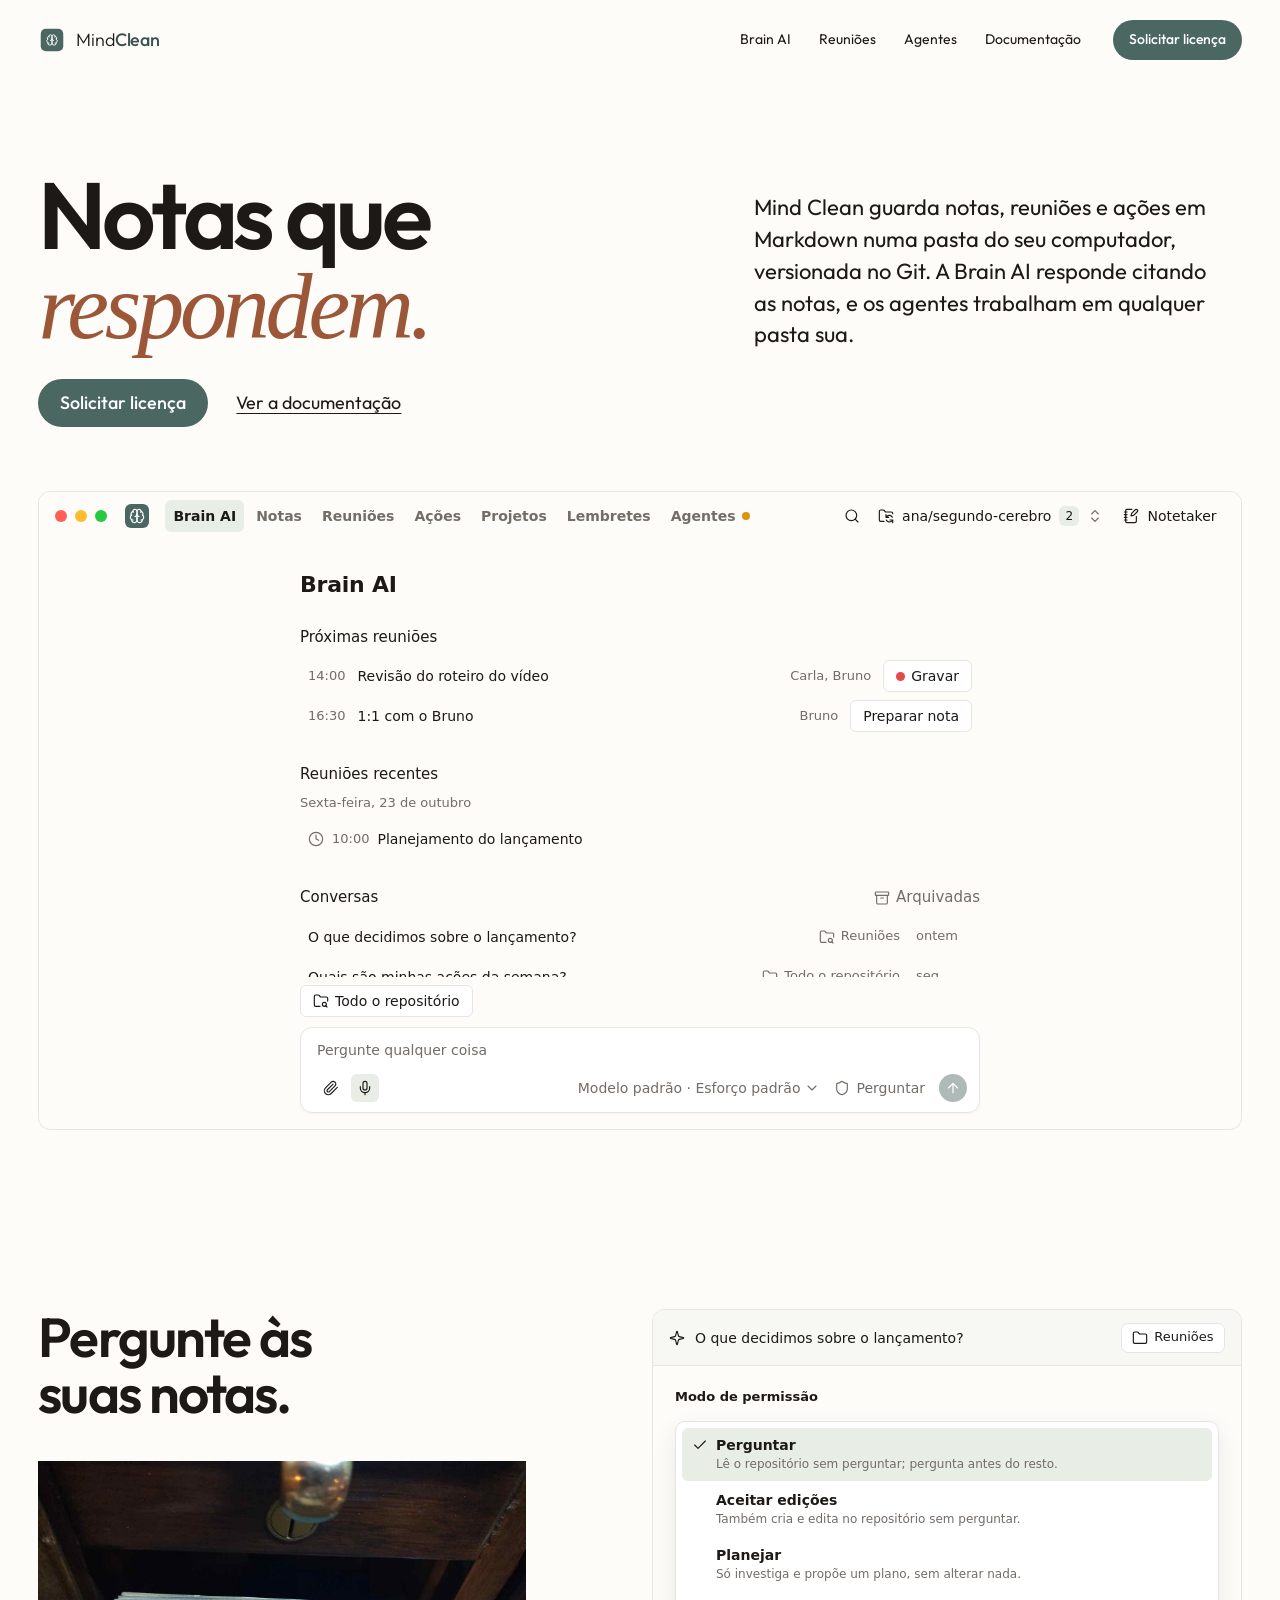
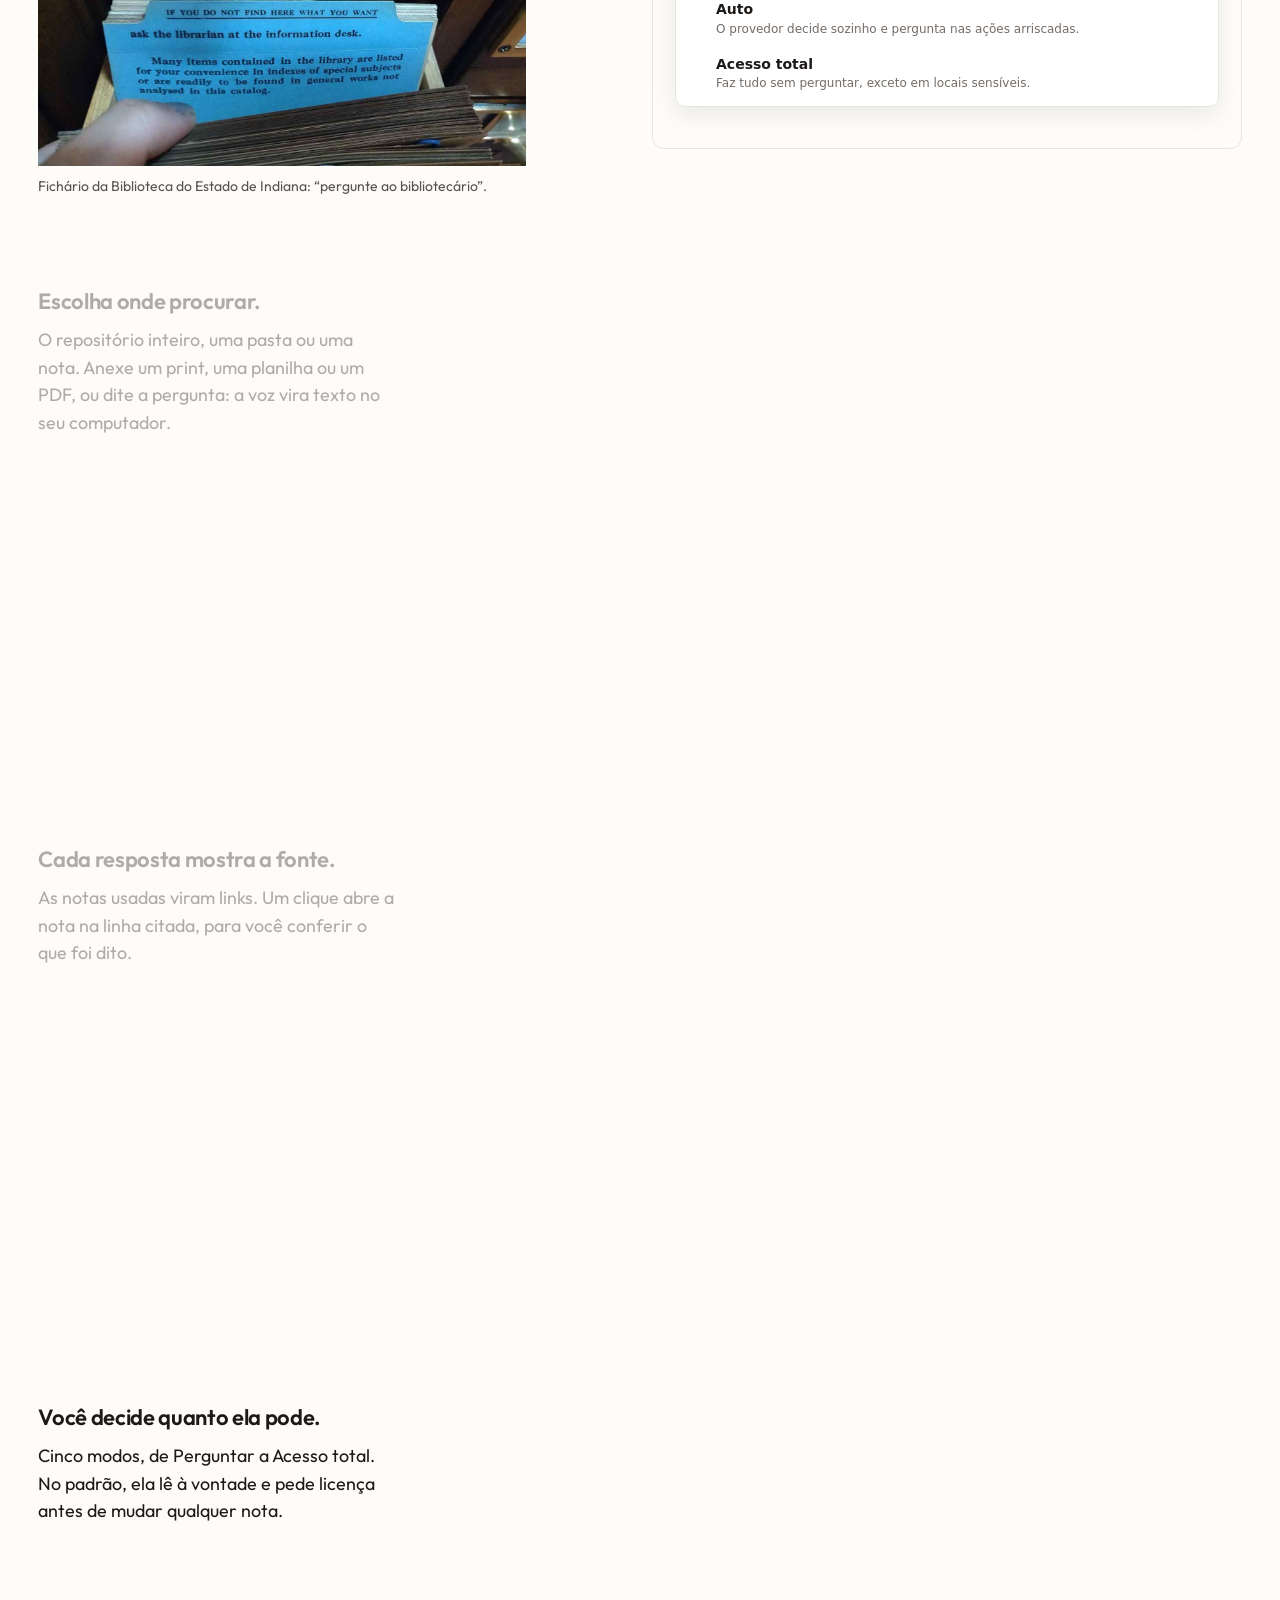
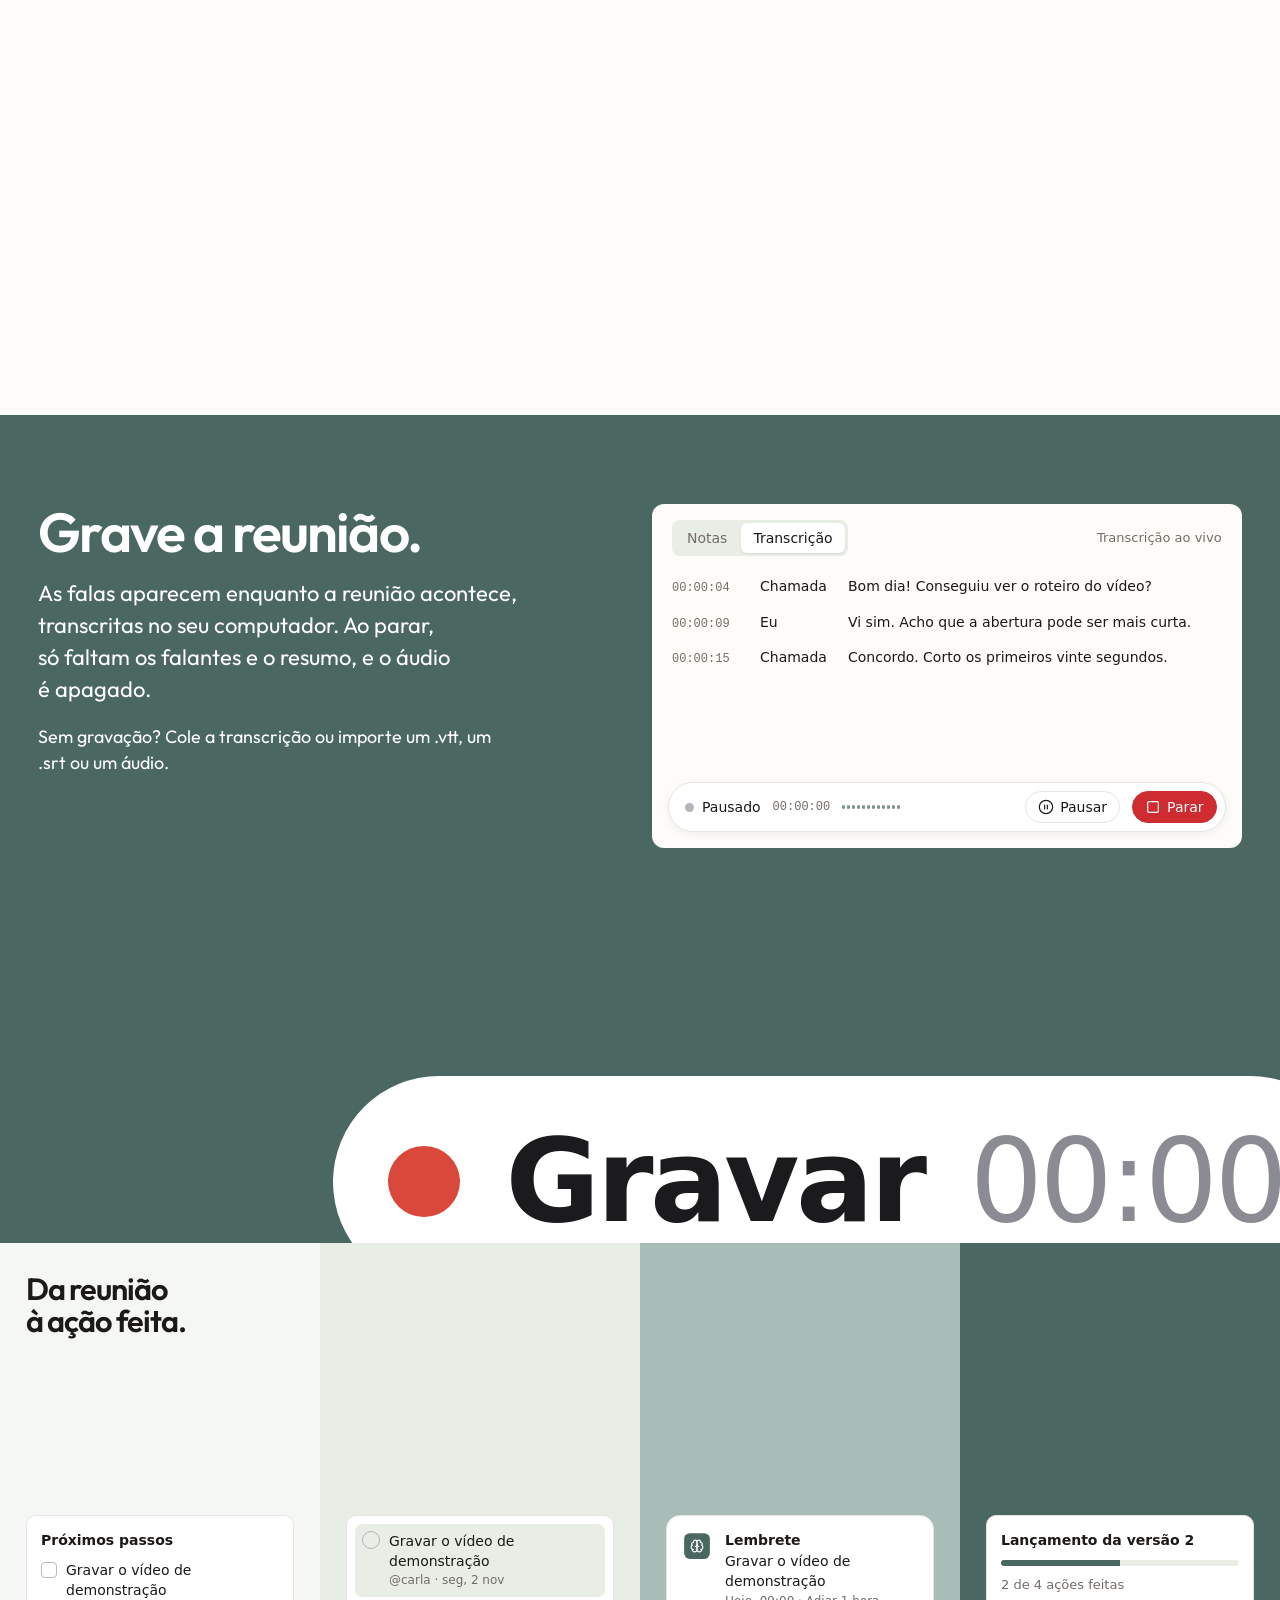
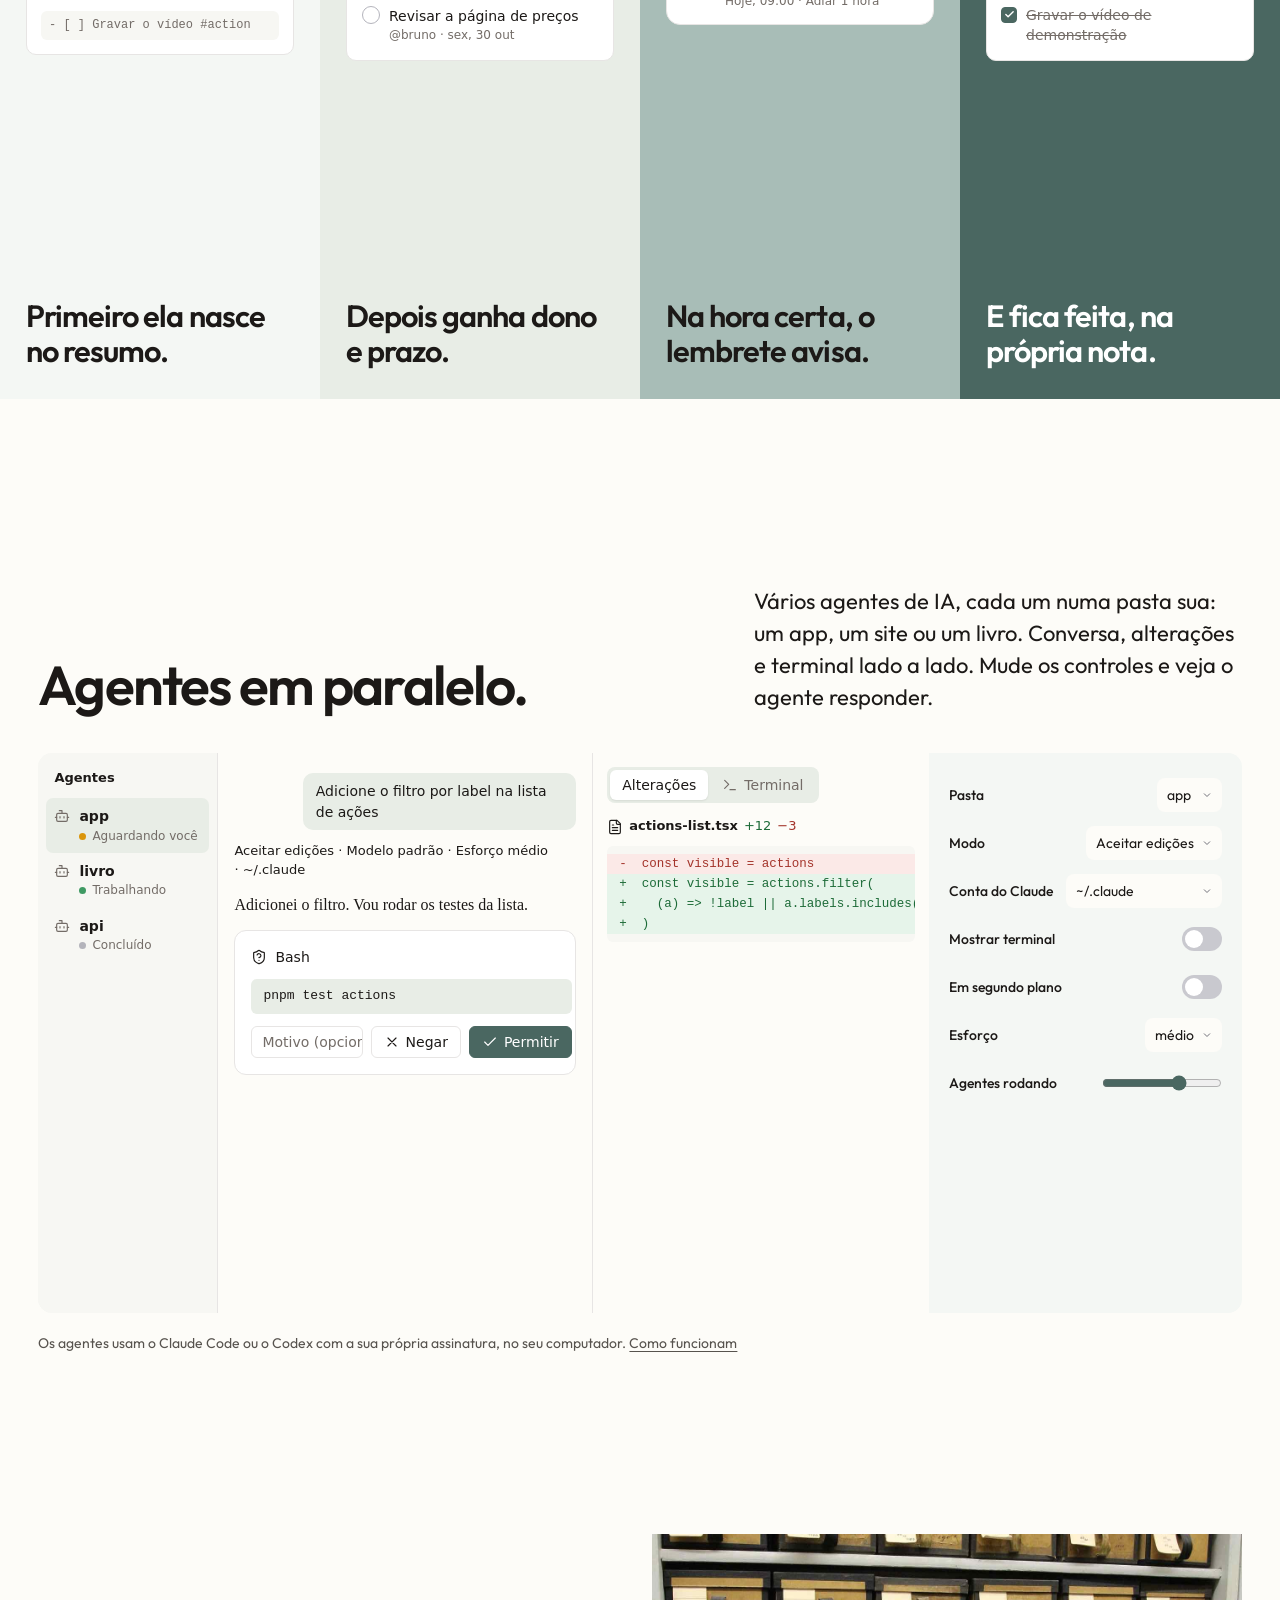
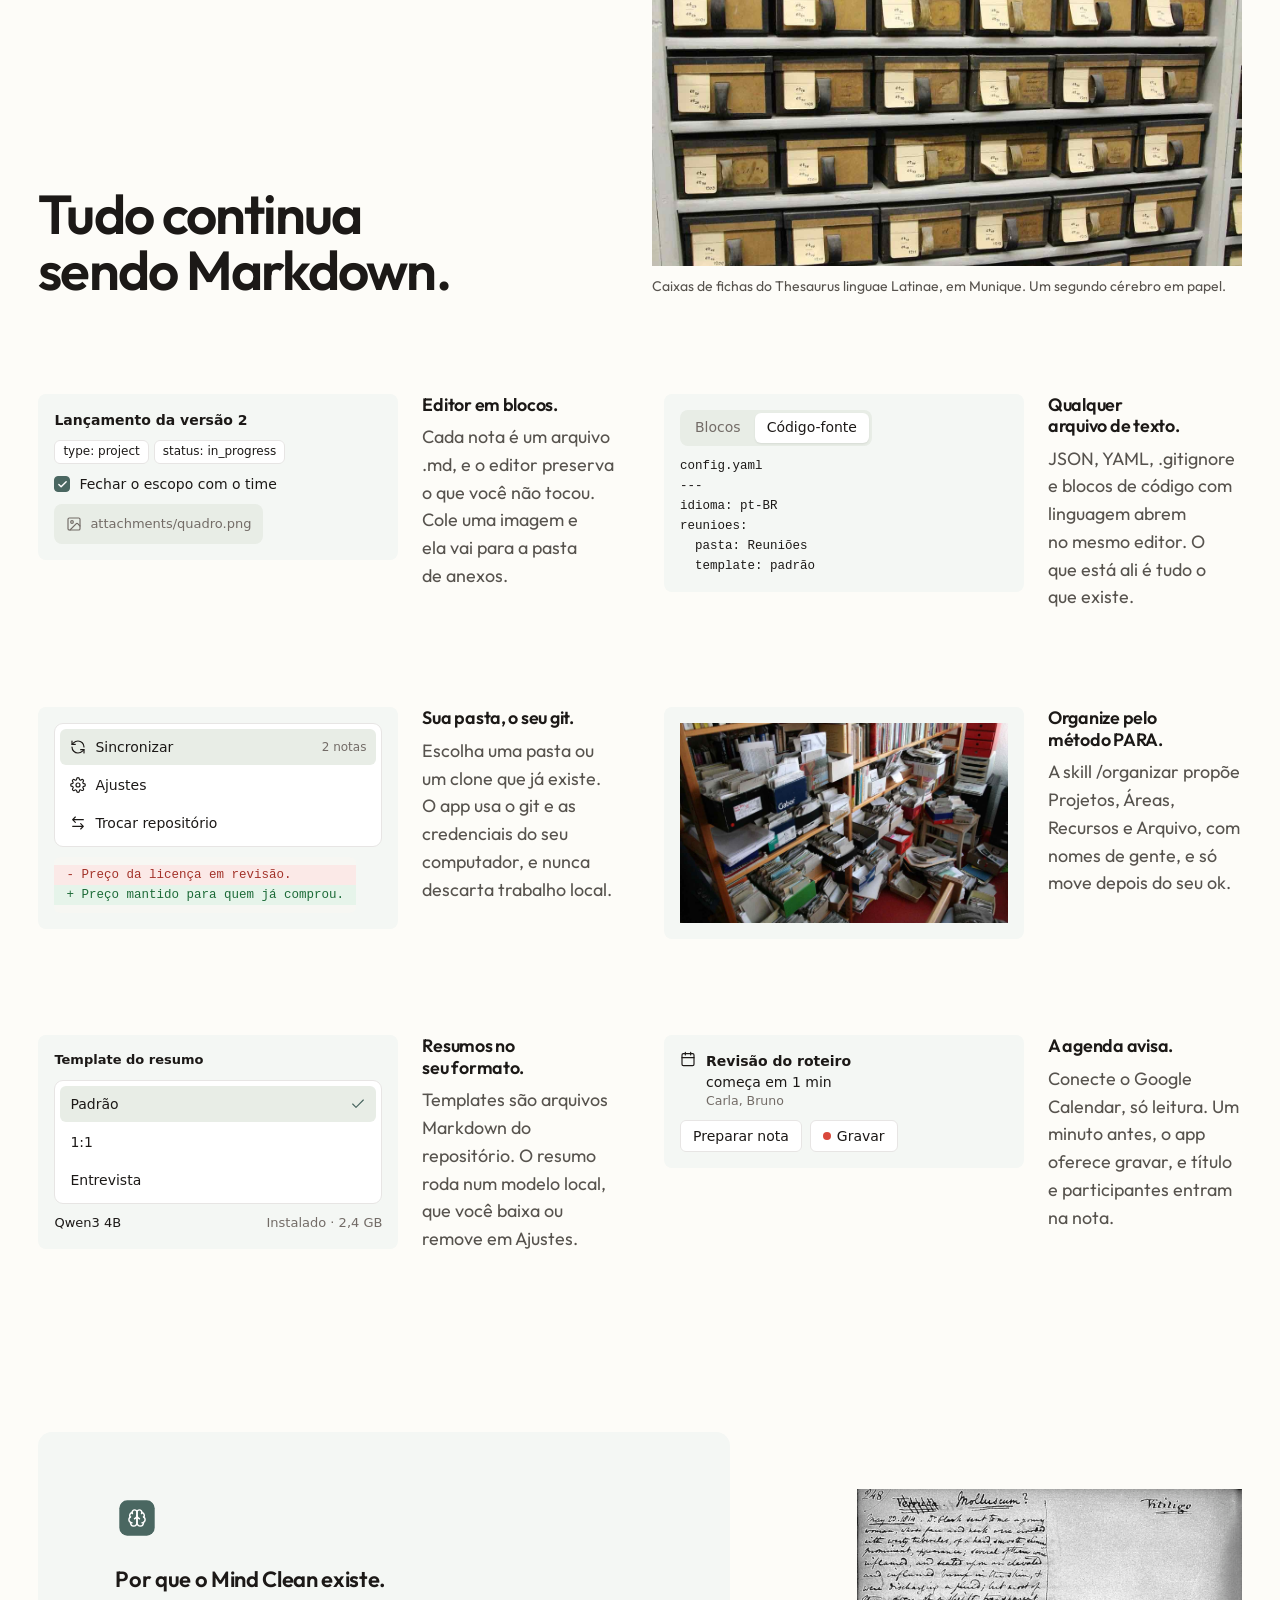
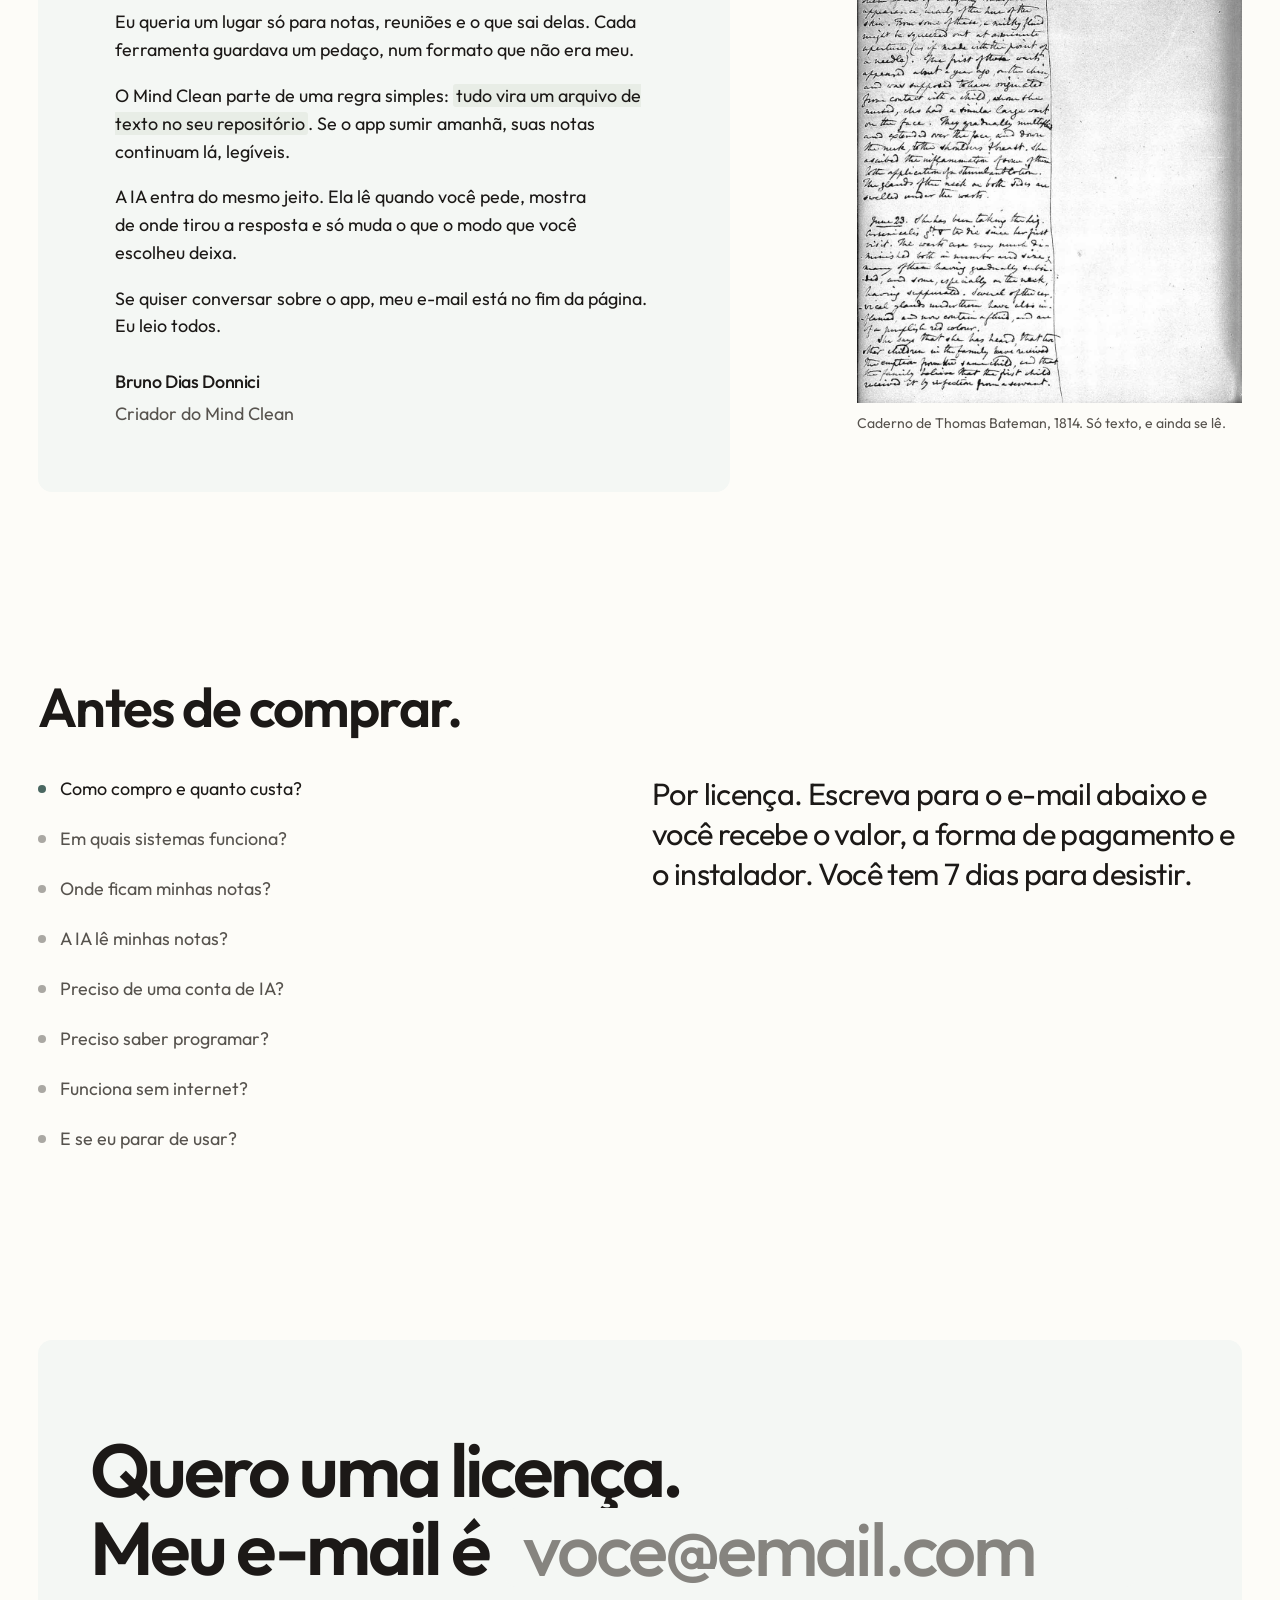
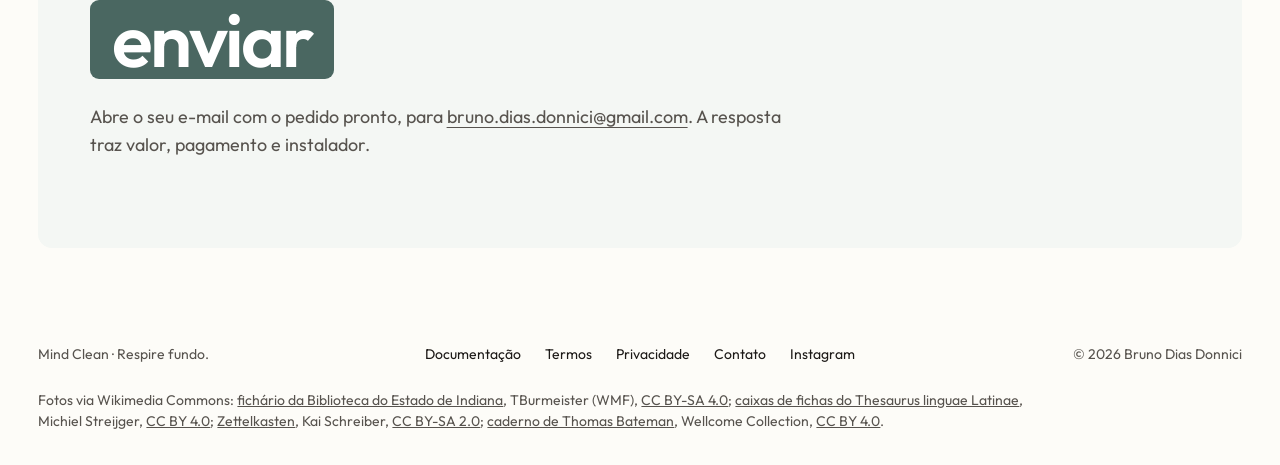
<file: index.html>
<!doctype html>
<html lang="pt-BR">
  <head>
    <meta charset="utf-8" />
    <meta name="viewport" content="width=device-width, initial-scale=1" />
    <title>Mind Clean</title>
    <meta name="description" content="Notas, reuniões e ações em Markdown numa pasta do seu computador, versionada no Git, com a Brain AI respondendo sobre tudo e agentes de IA trabalhando em qualquer pasta sua." />
    <link rel="canonical" href="https://www.mindclean.com.br/" />
    <meta property="og:site_name" content="Mind Clean" />
    <meta property="og:url" content="https://www.mindclean.com.br/" />
    <meta property="og:title" content="Mind Clean" />
    <link rel="icon" href="assets/icon.svg" type="image/svg+xml" />
    <link rel="apple-touch-icon" href="assets/apple-touch-icon.png" />
    <link rel="preconnect" href="https://fonts.googleapis.com" />
    <link rel="preconnect" href="https://fonts.gstatic.com" crossorigin />
    <link href="https://fonts.googleapis.com/css2?family=Outfit:wght@300;400;500;600&display=swap" rel="stylesheet" />
    <link rel="stylesheet" href="assets/site.css" />
    <script src="assets/site.js" defer></script>
  </head>
  <body class="home">
    <svg width="0" height="0" class="sprite" aria-hidden="true">
      <symbol id="i-sparkles" viewBox="0 0 24 24"><path d="M9.937 15.5A2 2 0 0 0 8.5 14.063l-6.135-1.582a.5.5 0 0 1 0-.962L8.5 9.936A2 2 0 0 0 9.937 8.5l1.582-6.135a.5.5 0 0 1 .963 0L14.063 8.5A2 2 0 0 0 15.5 9.937l6.135 1.581a.5.5 0 0 1 0 .964L15.5 14.063a2 2 0 0 0-1.437 1.437l-1.582 6.135a.5.5 0 0 1-.963 0z"/></symbol>
      <symbol id="i-pen" viewBox="0 0 24 24"><path d="M12 3H5a2 2 0 0 0-2 2v14a2 2 0 0 0 2 2h14a2 2 0 0 0 2-2v-7"/><path d="M18.375 2.625a1 1 0 0 1 3 3l-9.013 9.014a2 2 0 0 1-.853.505l-2.873.84a.5.5 0 0 1-.62-.62l.84-2.873a2 2 0 0 1 .506-.852z"/></symbol>
      <symbol id="i-bot" viewBox="0 0 24 24"><path d="M12 8V4H8"/><rect width="16" height="12" x="4" y="8" rx="2"/><path d="M2 14h2M20 14h2M15 13v2M9 13v2"/></symbol>
      <symbol id="i-file" viewBox="0 0 24 24"><path d="M15 2H6a2 2 0 0 0-2 2v16a2 2 0 0 0 2 2h12a2 2 0 0 0 2-2V7Z"/><path d="M14 2v4a2 2 0 0 0 2 2h4M16 13H8M16 17H8M10 9H8"/></symbol>
      <symbol id="i-calendar" viewBox="0 0 24 24"><rect width="18" height="18" x="3" y="4" rx="2"/><path d="M16 2v4M8 2v4M3 10h18"/></symbol>
      <symbol id="i-check-circle" viewBox="0 0 24 24"><circle cx="12" cy="12" r="10"/><path d="m9 12 2 2 4-4"/></symbol>
      <symbol id="i-bell" viewBox="0 0 24 24"><path d="M6 8a6 6 0 0 1 12 0c0 7 3 9 3 9H3s3-2 3-9"/><path d="M10.3 21a1.94 1.94 0 0 0 3.4 0"/></symbol>
      <symbol id="i-folder" viewBox="0 0 24 24"><path d="M20 20a2 2 0 0 0 2-2V8a2 2 0 0 0-2-2h-7.9a2 2 0 0 1-1.69-.9L9.6 3.9A2 2 0 0 0 7.930 3H4a2 2 0 0 0-2 2v13a2 2 0 0 0 2 2Z"/></symbol>
      <symbol id="i-search" viewBox="0 0 24 24"><circle cx="11" cy="11" r="8"/><path d="m21 21-4.3-4.3"/></symbol>
      <symbol id="i-branch" viewBox="0 0 24 24"><path d="M6 3v12"/><circle cx="18" cy="6" r="3"/><circle cx="6" cy="18" r="3"/><path d="M18 9a9 9 0 0 1-9 9"/></symbol>
      <symbol id="i-send" viewBox="0 0 24 24"><path d="M14.536 21.686a.5.5 0 0 0 .937-.024l6.5-19a.496.496 0 0 0-.635-.635l-19 6.5a.5.5 0 0 0-.024.937l7.93 3.18a2 2 0 0 1 1.112 1.11z"/><path d="m21.854 2.147-10.94 10.939"/></symbol>
      <symbol id="i-wrench" viewBox="0 0 24 24"><path d="M14.7 6.3a1 1 0 0 0 0 1.4l1.6 1.6a1 1 0 0 0 1.4 0l3.77-3.77a6 6 0 0 1-7.94 7.940l-6.91 6.91a2.12 2.12 0 0 1-3-3l6.91-6.91a6 6 0 0 1 7.94-7.940l-3.76 3.76z"/></symbol>
      <symbol id="i-shield" viewBox="0 0 24 24"><path d="M20 13c0 5-3.5 7.5-7.66 8.95a1 1 0 0 1-.67-.01C7.5 20.5 4 18 4 13V6a1 1 0 0 1 1-1c2 0 4.5-1.2 6.24-2.72a1.17 1.17 0 0 1 1.52 0C14.51 3.81 17 5 19 5a1 1 0 0 1 1 1z"/></symbol>
      <symbol id="i-clock" viewBox="0 0 24 24"><circle cx="12" cy="12" r="10"/><path d="M12 6v6l4 2"/></symbol>
      <symbol id="i-users" viewBox="0 0 24 24"><path d="M16 21v-2a4 4 0 0 0-4-4H6a4 4 0 0 0-4 4v2"/><circle cx="9" cy="7" r="4"/><path d="M22 21v-2a4 4 0 0 0-3-3.87M16 3.13a4 4 0 0 1 0 7.75"/></symbol>
      <symbol id="i-chevron" viewBox="0 0 24 24"><path d="m9 18 6-6-6-6"/></symbol>
      <symbol id="i-down" viewBox="0 0 24 24"><path d="m6 9 6 6 6-6"/></symbol>
      <symbol id="i-back" viewBox="0 0 24 24"><path d="m15 18-6-6 6-6"/></symbol>
      <symbol id="i-check" viewBox="0 0 24 24"><path d="M20 6 9 17l-5-5"/></symbol>
      <symbol id="i-terminal" viewBox="0 0 24 24"><path d="m4 17 6-6-6-6M12 19h8"/></symbol>
      <symbol id="i-mic" viewBox="0 0 24 24"><path d="M12 2a3 3 0 0 0-3 3v7a3 3 0 0 0 6 0V5a3 3 0 0 0-3-3Z"/><path d="M19 10v2a7 7 0 0 1-14 0v-2M12 19v3"/></symbol>
      <symbol id="i-clip" viewBox="0 0 24 24"><path d="m21.44 11.05-9.19 9.19a6 6 0 0 1-8.49-8.49l8.57-8.57A4 4 0 1 1 18 8.84l-8.59 8.57a2 2 0 0 1-2.83-2.83l8.49-8.48"/></symbol>
      <symbol id="i-sync" viewBox="0 0 24 24"><path d="M21 12a9 9 0 0 0-9-9 9.75 9.75 0 0 0-6.74 2.74L3 8"/><path d="M3 3v5h5"/><path d="M3 12a9 9 0 0 0 9 9 9.75 9.75 0 0 0 6.74-2.74L21 16"/><path d="M16 16h5v5"/></symbol>
      <symbol id="i-swap" viewBox="0 0 24 24"><path d="M8 3 4 7l4 4M4 7h16"/><path d="m16 21 4-4-4-4M20 17H4"/></symbol>
      <symbol id="i-logout" viewBox="0 0 24 24"><path d="M9 21H5a2 2 0 0 1-2-2V5a2 2 0 0 1 2-2h4"/><path d="m16 17 5-5-5-5M21 12H9"/></symbol>
      <symbol id="i-image" viewBox="0 0 24 24"><rect width="18" height="18" x="3" y="3" rx="2"/><circle cx="9" cy="9" r="2"/><path d="m21 15-3.086-3.086a2 2 0 0 0-2.828 0L6 21"/></symbol>
      <symbol id="i-settings" viewBox="0 0 24 24"><circle cx="12" cy="12" r="3"/><path d="M19.4 15a1.65 1.65 0 0 0 .33 1.82l.06.06a2 2 0 1 1-2.83 2.83l-.06-.06a1.65 1.65 0 0 0-1.82-.33 1.65 1.65 0 0 0-1 1.51V21a2 2 0 0 1-4 0v-.09A1.65 1.65 0 0 0 9 19.4a1.65 1.65 0 0 0-1.82.33l-.06.06a2 2 0 1 1-2.83-2.83l.06-.06A1.65 1.65 0 0 0 4.68 15a1.65 1.65 0 0 0-1.510-1H3a2 2 0 0 1 0-4h.09A1.65 1.65 0 0 0 4.6 9a1.65 1.65 0 0 0-.33-1.82l-.06-.06a2 2 0 1 1 2.83-2.83l.06.06A1.65 1.65 0 0 0 9 4.68a1.65 1.65 0 0 0 1-1.51V3a2 2 0 0 1 4 0v.09a1.65 1.65 0 0 0 1 1.51 1.65 1.65 0 0 0 1.82-.33l.06-.06a2 2 0 1 1 2.83 2.83l-.06.06A1.65 1.65 0 0 0 19.4 9a1.65 1.65 0 0 0 1.51 1H21a2 2 0 0 1 0 4h-.09a1.65 1.65 0 0 0-1.51 1z"/></symbol>
      <symbol id="i-brain" viewBox="0 0 24 24"><path d="M12 5a3 3 0 1 0-5.997.125 4 4 0 0 0-2.526 5.77 4 4 0 0 0 .556 6.588A4 4 0 1 0 12 18Z"/><path d="M12 5a3 3 0 1 1 5.997.125 4 4 0 0 1 2.526 5.77 4 4 0 0 1-.556 6.588A4 4 0 1 1 12 18Z"/><path d="M15 13a4.5 4.5 0 0 1-3-4 4.5 4.5 0 0 1-3 4M17.599 6.5a3 3 0 0 0 .399-1.375M6.003 5.125A3 3 0 0 0 6.401 6.5M3.477 10.896a4 4 0 0 1 .585-.396M19.938 10.5a4 4 0 0 1 .585.396M6 18a4 4 0 0 1-1.967-.516M19.967 17.484A4 4 0 0 1 18 18"/></symbol>
      <symbol id="i-folder-sync" viewBox="0 0 24 24"><path d="M9 20H4a2 2 0 0 1-2-2V5a2 2 0 0 1 2-2h3.9a2 2 0 0 1 1.69.9l.81 1.2a2 2 0 0 0 1.67.9H20a2 2 0 0 1 2 2v.5"/><path d="M12 10v4h4M12 14l1.535-1.605a5 5 0 0 1 8 1.5M22 22v-4h-4M22 18l-1.535 1.605a5 5 0 0 1-8-1.5"/></symbol>
      <symbol id="i-folder-search" viewBox="0 0 24 24"><path d="M10.7 20H4a2 2 0 0 1-2-2V5a2 2 0 0 1 2-2h3.9a2 2 0 0 1 1.69.9l.81 1.2a2 2 0 0 0 1.67.9H20a2 2 0 0 1 2 2v4.1"/><path d="m21 21-1.9-1.9"/><circle cx="17" cy="17" r="3"/></symbol>
      <symbol id="i-updown" viewBox="0 0 24 24"><path d="m7 15 5 5 5-5M7 9l5-5 5 5"/></symbol>
      <symbol id="i-notebook" viewBox="0 0 24 24"><path d="M13.4 2H6a2 2 0 0 0-2 2v16a2 2 0 0 0 2 2h12a2 2 0 0 0 2-2v-7.4M2 6h4M2 10h4M2 14h4M2 18h4"/><path d="M21.378 5.626a1 1 0 1 0-3.004-3.004l-5.01 5.012a2 2 0 0 0-.506.854l-.837 2.87a.5.5 0 0 0 .62.62l2.87-.837a2 2 0 0 0 .854-.506z"/></symbol>
      <symbol id="i-archive" viewBox="0 0 24 24"><rect width="20" height="5" x="2" y="3" rx="1"/><path d="M4 8v11a2 2 0 0 0 2 2h12a2 2 0 0 0 2-2V8M10 12h4"/></symbol>
      <symbol id="i-arrow-up" viewBox="0 0 24 24"><path d="m5 12 7-7 7 7M12 19V5"/></symbol>
      <symbol id="i-file-plus" viewBox="0 0 24 24"><path d="M15 2H6a2 2 0 0 0-2 2v16a2 2 0 0 0 2 2h12a2 2 0 0 0 2-2V7Z"/><path d="M14 2v4a2 2 0 0 0 2 2h4M9 15h6M12 18v-6"/></symbol>
      <symbol id="i-folder-plus" viewBox="0 0 24 24"><path d="M12 10v6M9 13h6"/><path d="M20 20a2 2 0 0 0 2-2V8a2 2 0 0 0-2-2h-7.9a2 2 0 0 1-1.69-.9L9.6 3.9A2 2 0 0 0 7.93 3H4a2 2 0 0 0-2 2v13a2 2 0 0 0 2 2Z"/></symbol>
      <symbol id="i-panel-left" viewBox="0 0 24 24"><rect width="18" height="18" x="3" y="3" rx="2"/><path d="M9 3v18M16 15l-3-3 3-3"/></symbol>
      <symbol id="i-more" viewBox="0 0 24 24"><circle cx="12" cy="12" r="1"/><circle cx="19" cy="12" r="1"/><circle cx="5" cy="12" r="1"/></symbol>
      <symbol id="i-x" viewBox="0 0 24 24"><path d="M18 6 6 18M6 6l12 12"/></symbol>
      <symbol id="i-plus" viewBox="0 0 24 24"><path d="M5 12h14M12 5v14"/></symbol>
      <symbol id="i-shield-q" viewBox="0 0 24 24"><path d="M20 13c0 5-3.5 7.5-7.66 8.95a1 1 0 0 1-.67-.01C7.5 20.5 4 18 4 13V6a1 1 0 0 1 1-1c2 0 4.5-1.2 6.24-2.72a1.17 1.17 0 0 1 1.52 0C14.51 3.81 17 5 19 5a1 1 0 0 1 1 1z"/><path d="M9.1 9a3 3 0 0 1 5.82 1c0 2-3 3-3 3M12 17h.01"/></symbol>
      <symbol id="i-pause-circle" viewBox="0 0 24 24"><circle cx="12" cy="12" r="10"/><path d="M10 15V9M14 15V9"/></symbol>
      <symbol id="i-square" viewBox="0 0 24 24"><rect width="16" height="16" x="4" y="4" rx="2"/></symbol>
    </svg>

    <header class="bar frame">
      <a class="wordmark" href="./"><img src="assets/icon.svg" alt="" width="28" height="28" /><span>Mind<span class="wordmark-strong">Clean</span></span></a>
      <nav aria-label="Principal">
        <a href="#brain">Brain AI</a>
        <a href="#notetaker">Reuniões</a>
        <a href="#agentes">Agentes</a>
        <a href="docs.html">Documentação</a>
      </nav>
      <a class="button button--small" href="#licenca">Solicitar licença</a>
    </header>

    <main>
      <!-- Hero: the headline, then the app itself, working. -->
      <section class="hero frame" aria-labelledby="hero-title">
        <div class="hero-copy">
          <h1 id="hero-title" data-reveal>Notas que <em class="accent-word">respondem.</em></h1>
          <p class="lead" data-reveal style="--i: 1">
            Mind Clean guarda notas, reuniões e ações em Markdown numa pasta do seu computador, versionada no Git. A Brain AI responde
            citando as notas, e os agentes trabalham em qualquer pasta sua.
          </p>
          <div class="hero-actions" data-reveal style="--i: 2">
            <a class="button" href="#licenca">Solicitar licença</a>
            <a class="link" href="docs.html">Ver a documentação</a>
          </div>
        </div>

        <div class="window" data-ui data-reveal style="--i: 3" id="app">
          <!-- The app bar, as in the app: window buttons, the mark, the destinations; search, repository menu, Notetaker. -->
          <div class="w-top">
            <div class="w-lights" aria-hidden="true"><i></i><i></i><i></i></div>
            <span class="w-mark" aria-hidden="true"><svg class="i"><use href="#i-brain" /></svg></span>
            <div class="w-modes" role="tablist" aria-label="Destinos do app">
              <button role="tab" aria-selected="true" data-view="brain">Brain AI</button>
              <button role="tab" aria-selected="false" data-view="notes">Notas</button>
              <button role="tab" aria-selected="false" data-view="meeting">Reuniões</button>
              <button role="tab" aria-selected="false" data-view="actions">Ações</button>
              <button role="tab" aria-selected="false" data-view="projects" class="w-wide">Projetos</button>
              <button role="tab" aria-selected="false" data-view="reminders" class="w-wide">Lembretes</button>
              <button role="tab" aria-selected="false" data-view="agents">Agentes<i class="w-dot"></i></button>
            </div>
            <div class="w-right">
              <span class="w-icon" aria-hidden="true"><svg class="i"><use href="#i-search" /></svg></span>
              <div class="w-repo">
                <button type="button" class="w-ghost" aria-expanded="false" aria-haspopup="menu" id="repo-toggle">
                  <svg class="i"><use href="#i-folder-sync" /></svg><span class="w-repo-name">ana/segundo-cerebro</span><b class="w-badge">2</b><svg class="i w-muted"><use href="#i-updown" /></svg>
                </button>
                <ul class="w-menu" role="menu" id="repo-menu" hidden>
                  <li role="menuitem"><svg class="i"><use href="#i-sync" /></svg>Sincronizar<span class="w-count">2</span></li>
                  <li role="menuitem"><svg class="i"><use href="#i-settings" /></svg>Ajustes</li>
                  <li role="menuitem"><svg class="i"><use href="#i-swap" /></svg>Trocar repositório</li>
                  <li role="menuitem"><svg class="i"><use href="#i-logout" /></svg>Sair</li>
                </ul>
              </div>
              <span class="w-ghost w-note"><svg class="i"><use href="#i-notebook" /></svg><span>Notetaker</span></span>
            </div>
          </div>
          <div class="w-body">
            <!-- Brain AI: the home, and a Conversation once you open one -->
            <div class="w-main" data-pane="brain">
              <div class="b-scroll">
                <div class="b-home w-col">
                  <h2 class="w-h">Brain AI</h2>
                  <p class="w-sec">Próximas reuniões</p>
                  <ul class="b-events">
                    <li><span class="w-time">14:00</span><span class="b-title">Revisão do roteiro do vídeo</span><span class="w-muted b-who">Carla, Bruno</span><span class="w-btn"><i class="w-rec"></i>Gravar</span></li>
                    <li><span class="w-time">16:30</span><span class="b-title">1:1 com o Bruno</span><span class="w-muted b-who">Bruno</span><span class="w-btn">Preparar nota</span></li>
                  </ul>
                  <p class="w-sec">Reuniões recentes</p>
                  <p class="w-day">Sexta-feira, 23 de outubro</p>
                  <ul class="b-recent">
                    <li><svg class="i w-muted"><use href="#i-clock" /></svg><span class="w-time">10:00</span>Planejamento do lançamento</li>
                  </ul>
                  <p class="w-sec w-sec--row">Conversas<span class="w-muted"><svg class="i"><use href="#i-archive" /></svg>Arquivadas</span></p>
                  <ul class="b-convs">
                    <li><button type="button" data-ask="0"><span>O que decidimos sobre o lançamento?</span><span class="w-muted"><svg class="i"><use href="#i-folder-search" /></svg>Reuniões</span><span class="w-muted">ontem</span></button></li>
                    <li><button type="button" data-ask="1"><span>Quais são minhas ações da semana?</span><span class="w-muted"><svg class="i"><use href="#i-folder-search" /></svg>Todo o repositório</span><span class="w-muted">seg</span></button></li>
                    <li><button type="button" data-ask="2"><span>Resuma a 1:1 com a Carla</span><span class="w-muted"><svg class="i"><use href="#i-folder-search" /></svg>Todo o repositório</span><span class="w-muted">seg</span></button></li>
                  </ul>
                </div>
                <div class="b-chat" hidden>
                  <div class="b-chat-head"><button class="w-icon" type="button" data-back aria-label="Voltar ao início"><svg class="i"><use href="#i-back" /></svg></button><span data-question></span><span class="w-muted b-scope"><svg class="i"><use href="#i-folder-search" /></svg>Todo o repositório</span></div>
                  <div class="b-msgs w-col" aria-live="polite">
                    <p class="b-tools"><svg class="i"><use href="#i-wrench" /></svg><span data-tools>2 chamadas de ferramenta</span><svg class="i"><use href="#i-chevron" /></svg></p>
                    <div class="w-read b-answer" data-answer></div>
                  </div>
                </div>
              </div>
              <div class="w-composer w-col">
                <span class="w-btn w-scope"><svg class="i"><use href="#i-folder-search" /></svg>Todo o repositório</span>
                <div class="w-box-in">
                  <span class="w-ph">Pergunte qualquer coisa</span>
                  <div class="w-row">
                    <span class="w-icon"><svg class="i"><use href="#i-clip" /></svg></span>
                    <span class="w-icon w-icon--on"><svg class="i"><use href="#i-mic" /></svg></span>
                    <span class="w-muted w-model">Modelo padrão · Esforço padrão<svg class="i"><use href="#i-down" /></svg></span>
                    <span class="w-mode"><svg class="i"><use href="#i-shield" /></svg>Perguntar</span>
                    <span class="w-send"><svg class="i"><use href="#i-arrow-up" /></svg></span>
                  </div>
                </div>
              </div>
            </div>

            <!-- Notas: the tree, the open note, its properties -->
            <div class="w-main w-main--row" data-pane="notes" hidden>
              <div class="n-tree">
                <p class="n-tree-head"><span>Notas</span><svg class="i"><use href="#i-file-plus" /></svg><svg class="i"><use href="#i-folder-plus" /></svg><svg class="i"><use href="#i-panel-left" /></svg></p>
                <ul>
                  <li><svg class="i w-muted n-open"><use href="#i-chevron" /></svg><svg class="i w-muted"><use href="#i-folder" /></svg>Projetos</li>
                  <li class="n-leaf is-on"><svg class="i w-muted"><use href="#i-file" /></svg>Lançamento da versão 2<svg class="i w-muted n-more"><use href="#i-more" /></svg></li>
                  <li class="n-leaf"><svg class="i w-muted"><use href="#i-file" /></svg>Livro sobre hábitos</li>
                  <li><svg class="i w-muted"><use href="#i-chevron" /></svg><svg class="i w-muted"><use href="#i-folder" /></svg>Áreas</li>
                  <li><svg class="i w-muted"><use href="#i-chevron" /></svg><svg class="i w-muted"><use href="#i-folder" /></svg>Recursos</li>
                  <li><svg class="i w-muted"><use href="#i-chevron" /></svg><svg class="i w-muted"><use href="#i-folder" /></svg>Arquivo</li>
                  <li><svg class="i w-muted"><use href="#i-chevron" /></svg><svg class="i w-muted"><use href="#i-folder" /></svg>Reuniões</li>
                  <li class="n-file"><svg class="i w-muted"><use href="#i-file" /></svg>README</li>
                </ul>
              </div>
              <div class="n-main">
                <div class="n-head">
                  <p class="n-title"><b>Lançamento da versão 2</b><span class="w-muted">Lançamento da versão 2.md</span></p>
                  <span class="w-ghost n-ask"><svg class="i"><use href="#i-sparkles" /></svg>Perguntar à Brain AI</span>
                  <div class="w-seg"><span aria-selected="true">Blocos</span><span>Código-fonte</span><span>Diff</span><span>Histórico</span></div>
                </div>
                <div class="n-doc">
                  <h3 class="n-h1">Lançamento da versão 2</h3>
                  <p>A versão 2 sai em duas fases. Decisões em [[Planejamento do lançamento]].</p>
                  <h4>Fase 1</h4>
                  <p class="n-task"><span class="w-check is-on"><svg class="i"><use href="#i-check" /></svg></span><s>Fechar o escopo com o time #action @ana</s></p>
                  <p class="n-task"><span class="w-check"></span>Revisar a página de preços #action @bruno 📅 2026-10-30</p><!-- taste-skill-ignore: file format -->
                  <p class="n-img"><svg class="i"><use href="#i-image" /></svg>attachments/quadro-do-lancamento.png</p>
                </div>
              </div>
              <div class="n-props">
                <p class="n-cap">Propriedades</p>
                <p class="n-label">type</p>
                <p class="n-input">project</p>
                <p class="n-label">status</p>
                <p class="n-input">in_progress</p>
                <p class="n-label">tags</p>
                <p><span class="w-tag">lançamento<svg class="i"><use href="#i-x" /></svg></span></p>
                <p class="n-input w-muted">Nova propriedade</p>
              </div>
            </div>

            <!-- Reuniões: the list, with the two ways in -->
            <div class="w-main" data-pane="meeting" hidden>
              <div class="b-scroll">
                <div class="w-col w-col--wide">
                  <div class="w-page-head">
                    <h2 class="w-h">Reuniões</h2>
                    <span class="w-btn w-select">Todas as labels<svg class="i"><use href="#i-down" /></svg></span>
                    <span class="w-btn"><svg class="i"><use href="#i-plus" /></svg>Nova reunião</span>
                    <span class="w-btn w-btn--primary"><i class="w-rec"></i>Gravar reunião</span>
                  </div>
                  <p class="w-day w-day--caps">Sexta-feira, 23 de outubro</p>
                  <div class="m-card"><b>Planejamento do lançamento</b><span class="w-muted"><svg class="i"><use href="#i-clock" /></svg>10:00 · 45 min<svg class="i"><use href="#i-users" /></svg>Ana, Bruno, Carla</span></div>
                  <p class="w-day w-day--caps">Segunda-feira, 19 de outubro</p>
                  <div class="m-card"><b>1:1 com a Carla</b><span class="w-muted"><svg class="i"><use href="#i-clock" /></svg>15:30 · 30 min<svg class="i"><use href="#i-users" /></svg>Eu, Carla</span></div>
                  <div class="m-card"><b>Entrevista com a Marta</b><span class="w-muted"><svg class="i"><use href="#i-clock" /></svg>09:00 · 52 min<svg class="i"><use href="#i-users" /></svg>Eu, Marta</span><span class="w-tag">importada</span></div>
                </div>
              </div>
            </div>

            <!-- Ações: every #action of the repository, tickable -->
            <div class="w-main" data-pane="actions" hidden>
              <div class="b-scroll">
                <div class="w-col w-col--wide">
                  <div class="w-page-head">
                    <h2 class="w-h">Ações</h2>
                    <span class="w-btn w-btn--primary"><svg class="i"><use href="#i-plus" /></svg>Nova ação</span>
                  </div>
                  <p class="t-filters"><span class="w-btn w-select">Minhas<svg class="i"><use href="#i-down" /></svg></span><span class="w-btn w-select">Qualquer projeto<svg class="i"><use href="#i-down" /></svg></span><span class="w-btn w-select">Todas as labels<svg class="i"><use href="#i-down" /></svg></span><span class="w-btn w-select">Qualquer prazo<svg class="i"><use href="#i-down" /></svg></span></p>
                  <div class="t-group">
                    <p class="t-group-head"><svg class="i"><use href="#i-down" /></svg>A fazer<span class="w-muted">3</span></p>
                    <ul class="t-list" id="action-list">
                      <li><span class="t-prio is-high" title="Prioridade alta"></span><button type="button" class="w-check" aria-pressed="false" aria-label="Concluir"></button><span class="t-name">Revisar a página de preços</span><span class="w-muted t-due"><svg class="i"><use href="#i-calendar" /></svg>Amanhã</span><svg class="i w-muted"><use href="#i-file" /></svg></li>
                      <li><span class="t-prio"></span><button type="button" class="w-check" aria-pressed="false" aria-label="Concluir"></button><span class="t-name">Gravar o vídeo de demonstração</span><span class="w-tag"><svg class="i"><use href="#i-folder" /></svg>Lançamento da versão 2 · Fase 1</span><svg class="i w-muted"><use href="#i-file" /></svg></li>
                      <li><span class="t-prio"></span><button type="button" class="w-check" aria-pressed="false" aria-label="Concluir"></button><span class="t-name">Enviar o anúncio para a lista de espera</span><span class="w-muted t-due"><svg class="i"><use href="#i-calendar" /></svg>sáb, 31 out</span><svg class="i w-muted"><use href="#i-file" /></svg></li>
                    </ul>
                  </div>
                </div>
              </div>
            </div>

            <!-- Projetos -->
            <div class="w-main" data-pane="projects" hidden>
              <div class="b-scroll">
                <div class="w-col w-col--wide">
                  <div class="w-page-head"><h2 class="w-h">Projetos</h2><span class="w-btn w-btn--primary"><svg class="i"><use href="#i-plus" /></svg>Novo projeto</span></div>
                  <div class="m-card"><b>Lançamento da versão 2</b><span class="w-muted">Em andamento · Fase 1 · 1 de 3 ações feitas</span><span class="p-bar"><i style="width: 33%"></i></span></div>
                  <div class="m-card"><b>Livro sobre hábitos</b><span class="w-muted">Em andamento · Capítulo 3 · 4 de 9 ações feitas</span><span class="p-bar"><i style="width: 44%"></i></span></div>
                </div>
              </div>
            </div>

            <!-- Lembretes -->
            <div class="w-main" data-pane="reminders" hidden>
              <div class="b-scroll">
                <div class="w-col w-col--wide">
                  <div class="w-page-head"><h2 class="w-h">Lembretes</h2></div>
                  <p class="w-day w-day--caps">Hoje</p>
                  <div class="m-card"><b>Revisar a página de preços</b><span class="w-muted"><svg class="i"><use href="#i-bell" /></svg>09:00 · Lançamento da versão 2</span></div>
                  <p class="w-day w-day--caps">Segunda-feira, 2 de novembro</p>
                  <div class="m-card"><b>Gravar o vídeo de demonstração</b><span class="w-muted"><svg class="i"><use href="#i-bell" /></svg>09:00 · Lançamento da versão 2</span></div>
                </div>
              </div>
            </div>

            <!-- Agentes: the list, a Conversation waiting for you, its changes -->
            <div class="w-main w-main--row" data-pane="agents" hidden>
              <div class="n-tree a-side">
                <p class="n-tree-head"><b>Agentes</b><span class="a-new"><svg class="i"><use href="#i-plus" /></svg>Novo agente</span></p>
                <ul class="a-items">
                  <li class="is-on"><svg class="i w-muted"><use href="#i-bot" /></svg><span><b>site</b><small><i class="dot dot--wait"></i>Aguardando você · Atualize a…</small></span><span class="w-muted a-when">agora</span></li>
                  <li><svg class="i w-muted"><use href="#i-bot" /></svg><span><b>livro</b><small><i class="dot dot--work"></i>Trabalhando · Reescreva a…</small></span><span class="w-muted a-when">2 min</span></li>
                  <li><svg class="i w-muted"><use href="#i-bot" /></svg><span><b>app</b><small><i class="dot"></i>Concluído · Adicione o fi…</small></span><span class="w-muted a-when">1 h</span></li>
                </ul>
              </div>
              <div class="n-main">
                <div class="a-tabs"><span class="a-tab">Atualize a página de pre…</span><svg class="i w-muted"><use href="#i-plus" /></svg></div>
                <div class="b-scroll">
                  <div class="b-msgs a-msgs">
                    <p class="w-muted a-meta">Aceitar edições · Modelo padrão · Esforço padrão</p>
                    <p class="b-tools"><svg class="i"><use href="#i-wrench" /></svg>4 chamadas de ferramenta<svg class="i"><use href="#i-chevron" /></svg></p>
                    <p class="w-read">Atualizei o texto e a tabela de planos em <u>plans.json</u>. Preciso rodar o build para conferir.</p>
                    <div class="w-perm">
                      <p class="w-perm-title"><svg class="i"><use href="#i-shield-q" /></svg>Bash</p>
                      <code>npm run build</code>
                      <div class="w-perm-row"><span class="w-input">Motivo (opcional)</span><span class="w-btn"><svg class="i"><use href="#i-x" /></svg>Negar</span><span class="w-btn w-wide">Permitir sempre neste repositório</span><span class="w-btn w-btn--primary"><svg class="i"><use href="#i-check" /></svg>Permitir</span></div>
                    </div>
                    <p class="w-muted w-activity"><svg class="i"><use href="#i-pause-circle" /></svg>Aguardando sua aprovação<span class="w-time">0:12</span></p>
                  </div>
                </div>
              </div>
              <div class="n-props a-changes">
                <div class="w-seg"><span aria-selected="true">Alterações</span><span>Terminal</span></div>
                <p class="a-file"><svg class="i w-muted"><use href="#i-file" /></svg>plans.json<b class="add">+7</b><b class="del">−1</b></p>
                <pre class="w-diff"><code><span class="del">-  ]</span>
<span class="add">+  ,{ "nome": "Equipe",</span>
<span class="add">+     "licencas": 5 }</span>
<span class="add">+  ]</span></code></pre>
              </div>
            </div>
          </div>
        </div>
      </section>

      <!-- Brain AI: one fragment held while three statements change it. -->
      <section class="story frame" id="brain" aria-labelledby="brain-title">
        <div class="story-text">
          <h2 id="brain-title" data-reveal>Pergunte às suas notas.</h2>
          <figure class="story-photo" data-reveal style="--i: 1">
            <img src="assets/inside-a-card-catalog-at-the-indiana.jpg" alt="Gaveta aberta de um fichário de biblioteca, com o cartão azul: se você não encontrar aqui o que quer, pergunte ao bibliotecário" width="1400" height="1050" loading="lazy" />
            <figcaption>Fichário da Biblioteca do Estado de Indiana: “pergunte ao bibliotecário”.</figcaption>
          </figure>
          <div class="story-step is-on" data-step="0">
            <h3>Escolha onde procurar.</h3>
            <p>O repositório inteiro, uma pasta ou uma nota. Anexe um print, uma planilha ou um PDF, ou dite a pergunta: a voz vira texto no seu computador.</p>
          </div>
          <div class="story-step" data-step="1">
            <h3>Cada resposta mostra a fonte.</h3>
            <p>As notas usadas viram links. Um clique abre a nota na linha citada, para você conferir o que foi dito.</p>
          </div>
          <div class="story-step" data-step="2">
            <h3>Você decide quanto ela pode.</h3>
            <p>Cinco modos, de Perguntar a Acesso total. No padrão, ela lê à vontade e pede licença antes de mudar qualquer nota.</p>
          </div>
        </div>
        <div class="story-stage">
          <div class="panel" data-ui data-state="0" id="story-panel">
            <div class="p-head"><svg class="i"><use href="#i-sparkles" /></svg><span class="p-q">O que decidimos sobre o lançamento?</span><span class="w-chip"><svg class="i"><use href="#i-folder" /></svg>Reuniões</span></div>
            <div class="p-body">
              <div class="p-menu" data-show="0">
                <p class="w-sub">Onde procurar</p>
                <ul>
                  <li><svg class="i"><use href="#i-folder" /></svg>Todo o repositório</li>
                  <li class="is-on"><svg class="i"><use href="#i-folder" /></svg>Reuniões<svg class="i w-tick"><use href="#i-check" /></svg></li>
                  <li><svg class="i"><use href="#i-folder" /></svg>Projetos</li>
                  <li><svg class="i"><use href="#i-file" /></svg>Lançamento da versão 2</li>
                </ul>
                <p class="p-attach"><span class="w-chip"><svg class="i"><use href="#i-image" /></svg>quadro.png</span><span class="w-chip"><svg class="i"><use href="#i-file" /></svg>orcamento.csv</span></p>
              </div>
              <div class="p-answer" data-show="1">
                <p class="w-read">O lançamento foi dividido em duas fases: a Brain AI sai primeiro e os Agentes na semana seguinte (<span class="w-cite">Planejamento do lançamento</span>).</p>
                <div class="p-source">
                  <p class="w-sub"><svg class="i"><use href="#i-file" /></svg>Reuniões/Planejamento do lançamento.md</p>
                  <p><span class="ln">12</span>## Resumo</p>
                  <p class="is-hit"><span class="ln">13</span>O time decidiu lançar a versão 2 em duas fases.</p>
                  <p><span class="ln">14</span>A Brain AI entra primeiro; os Agentes saem na…</p>
                </div>
              </div>
              <div class="p-modes" data-show="2">
                <p class="w-sub">Modo de permissão</p>
                <ul>
                  <li class="is-on"><svg class="i"><use href="#i-check" /></svg><span><b>Perguntar</b><small>Lê o repositório sem perguntar; pergunta antes do resto.</small></span></li>
                  <li><i></i><span><b>Aceitar edições</b><small>Também cria e edita no repositório sem perguntar.</small></span></li>
                  <li><i></i><span><b>Planejar</b><small>Só investiga e propõe um plano, sem alterar nada.</small></span></li>
                  <li><i></i><span><b>Auto</b><small>O provedor decide sozinho e pergunta nas ações arriscadas.</small></span></li>
                  <li><i></i><span><b>Acesso total</b><small>Faz tudo sem perguntar, exceto em locais sensíveis.</small></span></li>
                </ul>
              </div>
            </div>
          </div>
        </div>
      </section>

      <!-- The Notetaker: the record control, blown up, beside the transcript it writes live. -->
      <section class="record" id="notetaker" aria-labelledby="record-title">
        <div class="record-copy frame">
          <div class="record-text">
            <h2 id="record-title" data-reveal><span data-rec-word>Grave</span> a reunião.</h2>
            <p data-reveal style="--i: 1">
              As falas aparecem enquanto a reunião acontece, transcritas no seu computador. Ao parar, só faltam os falantes e o resumo, e o
              áudio é apagado.
            </p>
            <p class="record-alt" data-reveal style="--i: 2">Sem gravação? Cole a transcrição ou importe um .vtt, um .srt ou um áudio.</p>
          </div>
          <div class="live" data-ui data-reveal style="--i: 2">
            <div class="live-head">
              <div class="w-seg"><span>Notas</span><span aria-selected="true">Transcrição</span></div>
              <span class="w-muted" data-live-state>Transcrição ao vivo</span>
            </div>
            <ol class="live-lines" data-live-lines aria-live="polite">
              <li><span class="live-t">00:00:04</span><b>Chamada</b><p>Bom dia! Conseguiu ver o roteiro do vídeo?</p></li>
              <li><span class="live-t">00:00:09</span><b>Eu</b><p>Vi sim. Acho que a abertura pode ser mais curta.</p></li>
              <li><span class="live-t">00:00:15</span><b>Chamada</b><p>Concordo. Corto os primeiros vinte segundos.</p></li>
            </ol>
            <div class="live-bar">
              <span class="live-rec"><i class="w-rec" data-live-dot></i><span data-live-label>Pausado</span></span>
              <span class="live-t" data-live-clock>00:00:00</span>
              <span class="live-wave" aria-hidden="true"><i data-meter></i><i data-meter></i><i data-meter></i><i data-meter></i><i data-meter></i><i data-meter></i><i data-meter></i><i data-meter></i><i data-meter></i><i data-meter></i><i data-meter></i><i data-meter></i></span>
              <span class="w-btn live-pause"><svg class="i"><use href="#i-pause-circle" /></svg>Pausar</span>
              <span class="w-btn live-stop"><svg class="i"><use href="#i-square" /></svg>Parar</span>
            </div>
          </div>
        </div>
        <div class="rec" data-ui>
          <button class="rec-pill" type="button" aria-pressed="false" id="rec-toggle">
            <span class="rec-dot" aria-hidden="true"></span>
            <span class="rec-label" data-rec-label>Gravar</span>
            <span class="rec-time" data-rec-time>00:00</span>
          </button>
        </div>
      </section>

      <!-- An action, from the meeting to done: the same line, in four places of the app. -->
      <section class="journey" aria-labelledby="journey-title">
        <div class="field field--1">
          <h2 id="journey-title">Da reunião à ação feita.</h2>
          <div class="card" data-ui>
            <p class="card-h">Próximos passos</p>
            <p class="card-line"><span class="w-box"></span>Gravar o vídeo de demonstração</p>
            <code class="card-md">- [ ] Gravar o vídeo #action</code>
          </div>
          <p class="clause">Primeiro ela nasce no resumo.</p>
        </div>
        <div class="field field--2">
          <div class="card" data-ui>
            <ul class="card-rows">
              <li class="is-on"><span class="w-check"></span><span>Gravar o vídeo de demonstração<small>@carla · seg, 2 nov</small></span></li>
              <li><span class="w-check"></span><span>Revisar a página de preços<small>@bruno · sex, 30 out</small></span></li>
            </ul>
          </div>
          <p class="clause">Depois ganha dono e prazo.</p>
        </div>
        <div class="field field--3">
          <div class="card card--toast" data-ui>
            <img src="assets/icon.svg" alt="" width="32" height="32" />
            <p><b>Lembrete</b><span>Gravar o vídeo de demonstração</span><small>Hoje, 09:00 · Adiar 1 hora</small></p>
          </div>
          <p class="clause">Na hora certa, o lembrete avisa.</p>
        </div>
        <div class="field field--4">
          <div class="card" data-ui>
            <p class="card-h">Lançamento da versão 2</p>
            <p class="card-progress"><i style="width: 50%"></i></p>
            <p class="card-note">2 de 4 ações feitas</p>
            <p class="card-line is-done"><span class="w-box is-on"><svg class="i"><use href="#i-check" /></svg></span>Gravar o vídeo de demonstração</p>
          </div>
          <p class="clause">E fica feita, na própria nota.</p>
        </div>
      </section>

      <!-- Agents: the product on the left, its controls on the right. -->
      <section class="demo frame" id="agentes" aria-labelledby="agents-title">
        <div class="demo-head">
          <h2 id="agents-title" data-reveal>Agentes em paralelo.</h2>
          <p data-reveal style="--i: 1">
            Vários agentes de IA, cada um numa pasta sua: um app, um site ou um livro. Conversa, alterações e terminal lado a lado. Mude os
            controles e veja o agente responder.
          </p>
        </div>
        <div class="demo-panel" data-reveal style="--i: 2">
          <div class="demo-stage" data-ui id="agent-stage">
            <div class="as-list">
              <p class="w-sub">Agentes</p>
              <ul data-agent-list></ul>
            </div>
            <div class="as-conv">
              <p class="b-user" data-agent-ask>Adicione o filtro por label na lista de ações</p>
              <p class="a-meta" data-agent-meta>Perguntar · Modelo padrão · Esforço médio</p>
              <p class="w-read" data-agent-say>Encontrei o componente da lista. Vou adicionar o filtro e rodar os testes.</p>
              <div class="w-perm" data-perm>
                <p class="w-perm-title"><svg class="i"><use href="#i-shield-q" /></svg><span data-perm-title>Bash</span></p>
                <code data-cmd>pnpm test actions</code>
                <div class="w-perm-row"><span class="w-input">Motivo (opcional)</span><span class="w-btn"><svg class="i"><use href="#i-x" /></svg>Negar</span><span class="w-btn w-btn--primary"><svg class="i"><use href="#i-check" /></svg>Permitir</span></div>
              </div>
              <p class="a-auto" data-auto hidden><svg class="i"><use href="#i-check" /></svg><span></span></p>
              <div class="as-bg" data-bg hidden>
                <p class="w-sub">Em segundo plano<span class="w-count">Limpar concluídos</span></p>
                <ul>
                  <li><svg class="i"><use href="#i-terminal" /></svg><span data-bg-cmd>pnpm dev</span><small><i class="dot dot--work"></i>Rodando</small></li>
                  <li><svg class="i"><use href="#i-bot" /></svg><span>Sub-agente: revisor</span><small><i class="dot"></i>Concluído</small></li>
                </ul>
              </div>
            </div>
            <div class="as-side">
              <div class="w-seg"><span aria-selected="true" data-side-tab="diff">Alterações</span><span aria-selected="false" data-side-tab="term"><svg class="i"><use href="#i-terminal" /></svg>Terminal</span></div>
              <div class="as-diff" data-side="diff">
                <p class="w-sub"><svg class="i"><use href="#i-file" /></svg><span data-diff-file>actions-list.tsx</span> <b class="add" data-diff-add>+12</b> <b class="del" data-diff-del>−3</b></p>
                <pre class="w-diff"><code data-diff></code></pre>
              </div>
              <div class="as-term" data-side="term" hidden>
                <pre><code></code></pre>
              </div>
            </div>
          </div>
          <form class="demo-controls" id="agent-controls" aria-label="Controles do agente">
            <label class="ctl"><span>Pasta</span>
              <select name="scope"><option value="app">app</option><option value="livro">livro</option><option value="api">api</option><option value="site">site</option></select>
            </label>
            <label class="ctl"><span>Modo</span>
              <select name="mode">
                <option>Perguntar</option>
                <option selected>Aceitar edições</option>
                <option>Planejar</option>
                <option>Auto</option>
                <option>Acesso total</option>
              </select>
            </label>
            <label class="ctl"><span>Conta do Claude</span>
              <select name="account"><option>~/.claude</option><option>~/.claude-trabalho</option></select>
            </label>
            <label class="ctl"><span>Mostrar terminal</span><input type="checkbox" name="term" class="switch" /></label>
            <label class="ctl ctl--more"><span>Em segundo plano</span><input type="checkbox" name="bg" class="switch" /></label>
            <label class="ctl ctl--more"><span>Esforço</span>
              <select name="effort"><option>baixo</option><option selected>médio</option><option>alto</option></select>
            </label>
            <label class="ctl ctl--more"><span>Agentes rodando</span>
              <input type="range" name="count" min="1" max="4" value="3" />
            </label>
            <button type="button" class="link demo-more" aria-expanded="false" id="demo-more">Mais controles</button>
          </form>
        </div>
        <p class="demo-foot">Os agentes usam o Claude Code ou o Codex com a sua própria assinatura, no seu computador. <a class="link" href="docs.html#agentes">Como funcionam</a></p>
      </section>

      <!-- Everything else stays a text file: small proofs beside the words. -->
      <section class="features frame" aria-labelledby="features-title">
        <div class="features-head">
          <h2 id="features-title" data-reveal>Tudo continua sendo Markdown.</h2>
          <figure class="features-photo" data-reveal style="--i: 1">
            <img src="assets/zettelkaesten-et-01.jpg" alt="Prateleiras com dezenas de caixas de fichas etiquetadas, do dicionário Thesaurus linguae Latinae" width="1400" height="933" loading="lazy" />
            <figcaption>Caixas de fichas do Thesaurus linguae Latinae, em Munique. Um segundo cérebro em papel.</figcaption>
          </figure>
        </div>
        <div class="modules">
          <div class="module" data-reveal>
            <div class="proof" data-ui>
              <p class="pf-h">Lançamento da versão 2</p>
              <p class="pf-props"><span class="w-tag">type: project</span><span class="w-tag">status: in_progress</span></p>
              <p class="pf-task"><span class="w-box is-on"><svg class="i"><use href="#i-check" /></svg></span>Fechar o escopo com o time</p>
              <p class="n-img"><svg class="i"><use href="#i-image" /></svg>attachments/quadro.png</p>
            </div>
            <div class="module-text">
              <h3>Editor em blocos.</h3>
              <p>Cada nota é um arquivo .md, e o editor preserva o que você não tocou. Cole uma imagem e ela vai para a pasta de anexos.</p>
            </div>
          </div>
          <div class="module" data-reveal>
            <div class="proof" data-ui>
              <div class="w-seg"><span>Blocos</span><span aria-selected="true">Código-fonte</span></div>
              <pre class="pf-code"><code>config.yaml
---
idioma: pt-BR
reunioes:
  pasta: Reuniões
  template: padrão</code></pre>
            </div>
            <div class="module-text">
              <h3>Qualquer arquivo de texto.</h3>
              <p>JSON, YAML, .gitignore e blocos de código com linguagem abrem no mesmo editor. O que está ali é tudo o que existe.</p>
            </div>
          </div>
          <div class="module" data-reveal>
            <div class="proof" data-ui>
              <ul class="pf-menu">
                <li class="is-on"><svg class="i"><use href="#i-sync" /></svg>Sincronizar<span class="w-count">2 notas</span></li>
                <li><svg class="i"><use href="#i-settings" /></svg>Ajustes</li>
                <li><svg class="i"><use href="#i-swap" /></svg>Trocar repositório</li>
              </ul>
              <pre class="w-diff"><code><span class="del">- Preço da licença em revisão.</span>
<span class="add">+ Preço mantido para quem já comprou.</span></code></pre>
            </div>
            <div class="module-text">
              <h3>Sua pasta, o seu git.</h3>
              <p>Escolha uma pasta ou um clone que já existe. O app usa o git e as credenciais do seu computador, e nunca descarta trabalho local.</p>
            </div>
          </div>
          <div class="module" data-reveal>
            <div class="proof proof--photo">
              <img src="assets/zettelkasten-514941699.jpg" alt="Estante cheia de caixas de fichas e papéis empilhados, sem ordem aparente" width="1400" height="933" loading="lazy" />
            </div>
            <div class="module-text">
              <h3>Organize pelo método PARA.</h3>
              <p>A skill /organizar propõe Projetos, Áreas, Recursos e Arquivo, com nomes de gente, e só move depois do seu ok.</p>
            </div>
          </div>
          <div class="module" data-reveal>
            <div class="proof" data-ui>
              <p class="w-sub">Template do resumo</p>
              <ul class="pf-menu">
                <li class="is-on">Padrão<svg class="i w-tick"><use href="#i-check" /></svg></li>
                <li>1:1</li>
                <li>Entrevista</li>
              </ul>
              <p class="pf-model"><span>Qwen3 4B</span><span class="w-muted">Instalado · 2,4 GB</span></p>
            </div>
            <div class="module-text">
              <h3>Resumos no seu formato.</h3>
              <p>Templates são arquivos Markdown do repositório. O resumo roda num modelo local, que você baixa ou remove em Ajustes.</p>
            </div>
          </div>
          <div class="module" data-reveal>
            <div class="proof" data-ui>
              <p class="pf-toast"><svg class="i"><use href="#i-calendar" /></svg><span><b>Revisão do roteiro</b> começa em 1 min<small>Carla, Bruno</small></span></p>
              <div class="a-perm-actions"><span class="w-btn">Preparar nota</span><span class="w-btn w-btn--rec"><i></i>Gravar</span></div>
            </div>
            <div class="module-text">
              <h3>A agenda avisa.</h3>
              <p>Conecte o Google Calendar, só leitura. Um minuto antes, o app oferece gravar, e título e participantes entram na nota.</p>
            </div>
          </div>
        </div>
      </section>

      <!-- A letter from the person who makes it. -->
      <section class="letter frame" aria-labelledby="letter-title">
        <div class="letter-col">
          <img class="letter-face" src="assets/icon.svg" alt="" width="44" height="44" />
          <h2 id="letter-title" class="letter-title">Por que o Mind Clean existe.</h2>
          <p>Eu queria um lugar só para notas, reuniões e o que sai delas. Cada ferramenta guardava um pedaço, num formato que não era meu.</p>
          <p>O Mind Clean parte de uma regra simples: <mark>tudo vira um arquivo de texto no seu repositório</mark>. Se o app sumir amanhã, suas notas continuam lá, legíveis.</p>
          <p>A IA entra do mesmo jeito. Ela lê quando você pede, mostra de onde tirou a resposta e só muda o que o modo que você escolheu deixa.</p>
          <p>Se quiser conversar sobre o app, meu e-mail está no fim da página. Eu leio todos.</p>
          <p class="letter-sign">Bruno Dias Donnici</p>
          <p class="letter-role">Criador do Mind Clean</p>
        </div>
        <figure class="letter-photo" data-reveal>
          <img src="assets/commonplace-book-of-thomas-bateman-wellcome-l0023143.jpg" alt="Página manuscrita de um caderno de anotações médicas de 1814, com datas e títulos sublinhados" width="1037" height="1400" loading="lazy" />
          <figcaption>Caderno de Thomas Bateman, 1814. Só texto, e ainda se lê.</figcaption>
        </figure>
      </section>

      <!-- Questions on the left, one answer on the right. -->
      <section class="faq frame" aria-labelledby="faq-title">
        <div class="faq-list">
          <h2 id="faq-title">Antes de comprar.</h2>
          <ul role="tablist" aria-orientation="vertical" aria-label="Perguntas">
            <li><button type="button" role="tab" aria-selected="true" aria-controls="a0" id="q0">Como compro e quanto custa?</button><p class="faq-inline" hidden></p></li>
            <li><button type="button" role="tab" aria-selected="false" aria-controls="a1" id="q1">Em quais sistemas funciona?</button><p class="faq-inline" hidden></p></li>
            <li><button type="button" role="tab" aria-selected="false" aria-controls="a2" id="q2">Onde ficam minhas notas?</button><p class="faq-inline" hidden></p></li>
            <li><button type="button" role="tab" aria-selected="false" aria-controls="a3" id="q3">A IA lê minhas notas?</button><p class="faq-inline" hidden></p></li>
            <li><button type="button" role="tab" aria-selected="false" aria-controls="a4" id="q4">Preciso de uma conta de IA?</button><p class="faq-inline" hidden></p></li>
            <li><button type="button" role="tab" aria-selected="false" aria-controls="a5" id="q5">Preciso saber programar?</button><p class="faq-inline" hidden></p></li>
            <li><button type="button" role="tab" aria-selected="false" aria-controls="a6" id="q6">Funciona sem internet?</button><p class="faq-inline" hidden></p></li>
            <li><button type="button" role="tab" aria-selected="false" aria-controls="a7" id="q7">E se eu parar de usar?</button><p class="faq-inline" hidden></p></li>
          </ul>
        </div>
        <div class="faq-pane">
          <p role="tabpanel" id="a0" aria-labelledby="q0">Por licença. Escreva para o e-mail abaixo e você recebe o valor, a forma de pagamento e o instalador. Você tem 7 dias para desistir.</p>
          <p role="tabpanel" id="a1" aria-labelledby="q1" hidden>No macOS com Apple Silicon hoje. No celular e no tablet, pelo plugin do Obsidian. Windows e Linux estão a caminho.</p>
          <p role="tabpanel" id="a2" aria-labelledby="q2" hidden>Numa pasta do seu computador que você escolhe, ligada ao seu repositório no GitHub. Pode ser um clone que você já tem. Não temos acesso a elas.</p>
          <p role="tabpanel" id="a3" aria-labelledby="q3" hidden>Só quando você pergunta ou pede uma ação. No modo padrão ela lê à vontade e pede sua permissão antes de mudar qualquer arquivo.</p>
          <p role="tabpanel" id="a4" aria-labelledby="q4" hidden>Para a Brain AI e os Agentes, sim: o Claude Code ou o Codex, com a sua assinatura. Notas, gravação, transcrição e resumos funcionam sem ela.</p>
          <p role="tabpanel" id="a5" aria-labelledby="q5" hidden>Não. Os Agentes trabalham em qualquer pasta, seja um app, um site ou um livro. As skills de desenvolvimento são opcionais.</p>
          <p role="tabpanel" id="a6" aria-labelledby="q6" hidden>Sim. As notas estão no seu computador, e a transcrição e o resumo rodam nele. O app sincroniza quando a conexão volta.</p>
          <p role="tabpanel" id="a7" aria-labelledby="q7" hidden>Seus arquivos continuam na sua pasta e no seu repositório, em Markdown puro, legíveis por qualquer editor de texto.</p>
        </div>
      </section>

      <!-- The close: a sentence with a blank. -->
      <section class="close frame" id="licenca" aria-labelledby="close-title">
        <form class="close-form" id="license-form" action="mailto:bruno.dias.donnici@gmail.com" method="get">
          <h2 id="close-title" class="close-line">Quero uma licença.</h2>
          <p class="close-line close-line--form">
            <label for="license-email">Meu e-mail é</label>
            <input id="license-email" name="email" type="email" placeholder="voce@email.com" autocomplete="email" required />
            <button type="submit">enviar</button>
          </p>
        </form>
        <p class="close-note">Abre o seu e-mail com o pedido pronto, para <a class="link" href="mailto:bruno.dias.donnici@gmail.com">bruno.dias.donnici@gmail.com</a>. A resposta traz valor, pagamento e instalador.</p>
      </section>
    </main>

    <footer class="quiet frame">
      <span>Mind Clean · Respire fundo.</span>
      <nav aria-label="Rodapé">
        <a href="docs.html">Documentação</a>
        <a href="terms.html">Termos</a>
        <a href="privacy.html">Privacidade</a>
        <a href="mailto:bruno.dias.donnici@gmail.com">Contato</a>
        <a href="https://www.instagram.com/mindclean.com.br/" rel="noopener">Instagram</a>
      </nav>
      <span class="right">© 2026 Bruno Dias Donnici</span>
      <p class="credits">
        Fotos via Wikimedia Commons:
        <a href="https://commons.wikimedia.org/w/index.php?curid=153582891">fichário da Biblioteca do Estado de Indiana</a>, TBurmeister (WMF), <a href="https://creativecommons.org/licenses/by-sa/4.0/">CC BY-SA 4.0</a>;
        <a href="https://commons.wikimedia.org/wiki/File:Zettelkaesten_et_01.jpg">caixas de fichas do Thesaurus linguae Latinae</a>, Michiel Streijger, <a href="https://creativecommons.org/licenses/by/4.0">CC BY 4.0</a>;
        <a href="https://commons.wikimedia.org/wiki/File:Zettelkasten_(514941699).jpg">Zettelkasten</a>, Kai Schreiber, <a href="https://creativecommons.org/licenses/by-sa/2.0">CC BY-SA 2.0</a>;
        <a href="https://commons.wikimedia.org/w/index.php?curid=35998617">caderno de Thomas Bateman</a>, Wellcome Collection, <a href="https://creativecommons.org/licenses/by/4.0/">CC BY 4.0</a>.
      </p>
    </footer>
  </body>
</html>
</file>
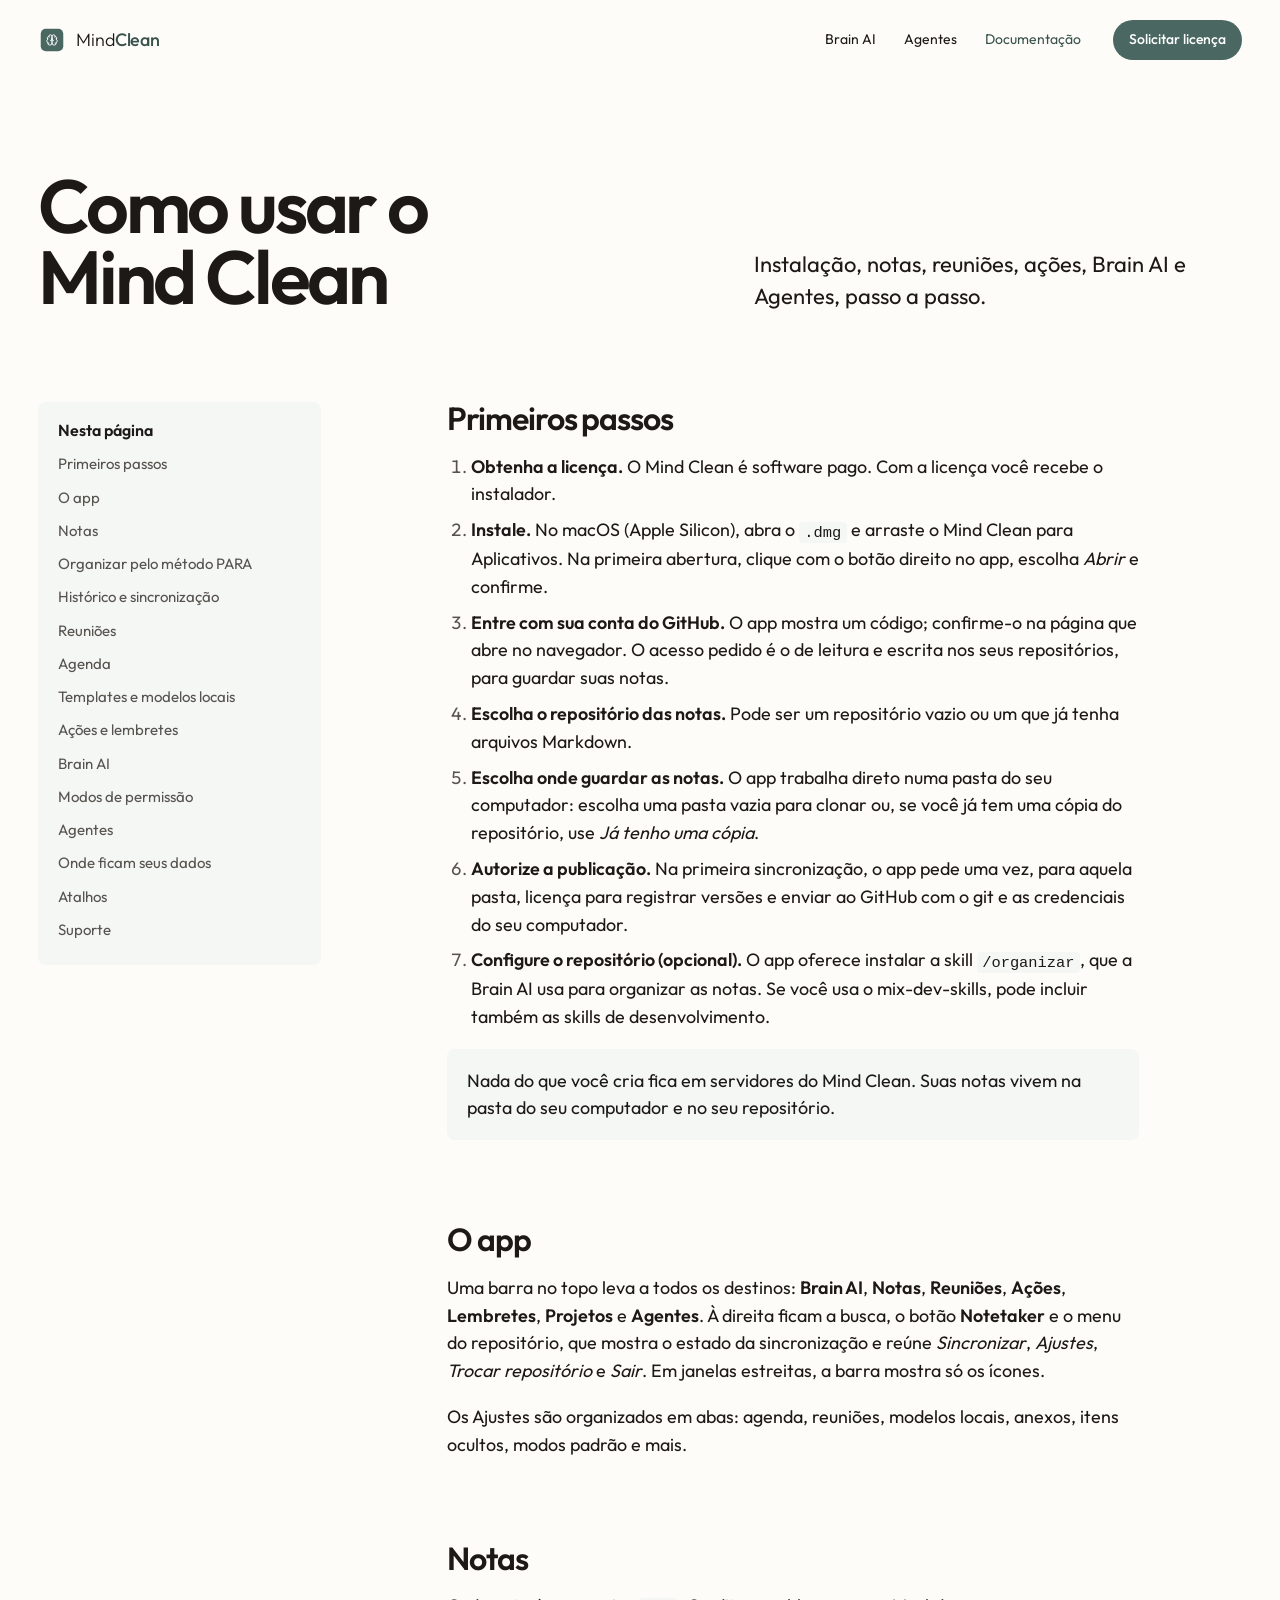
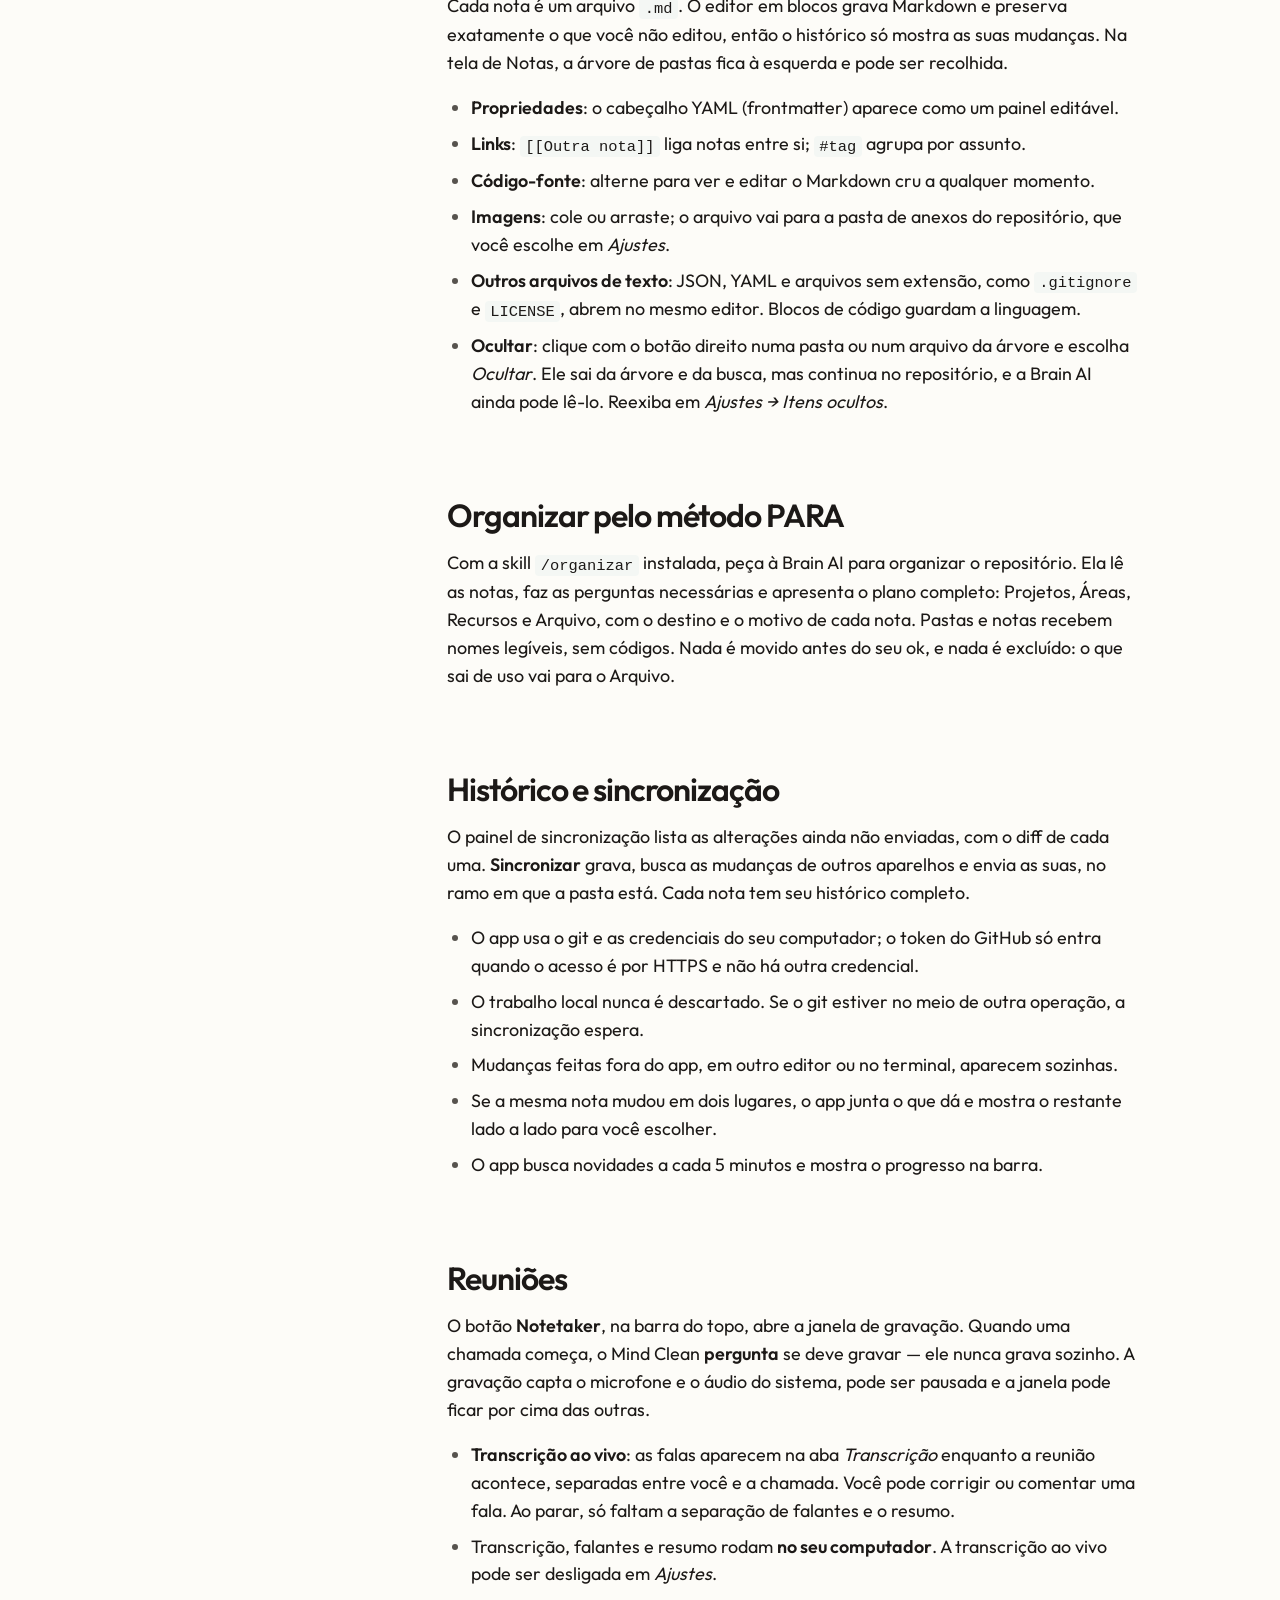
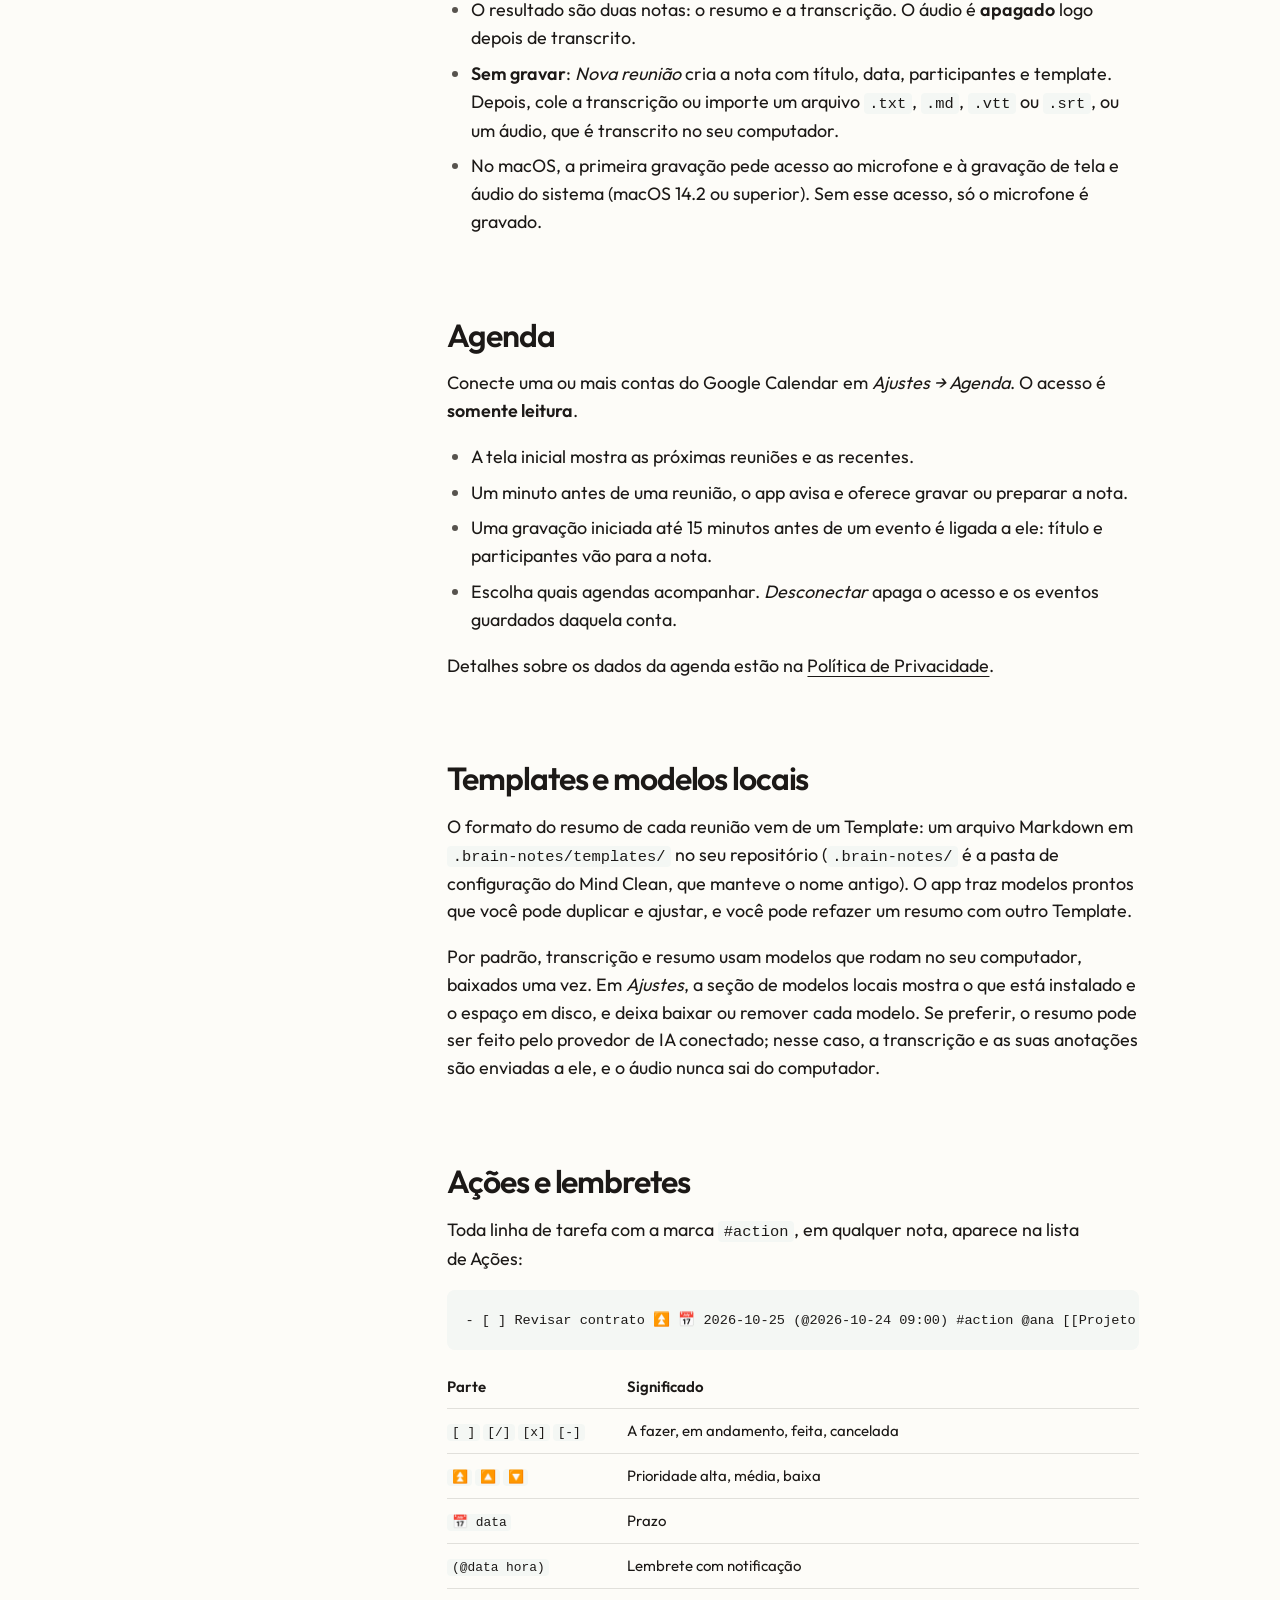
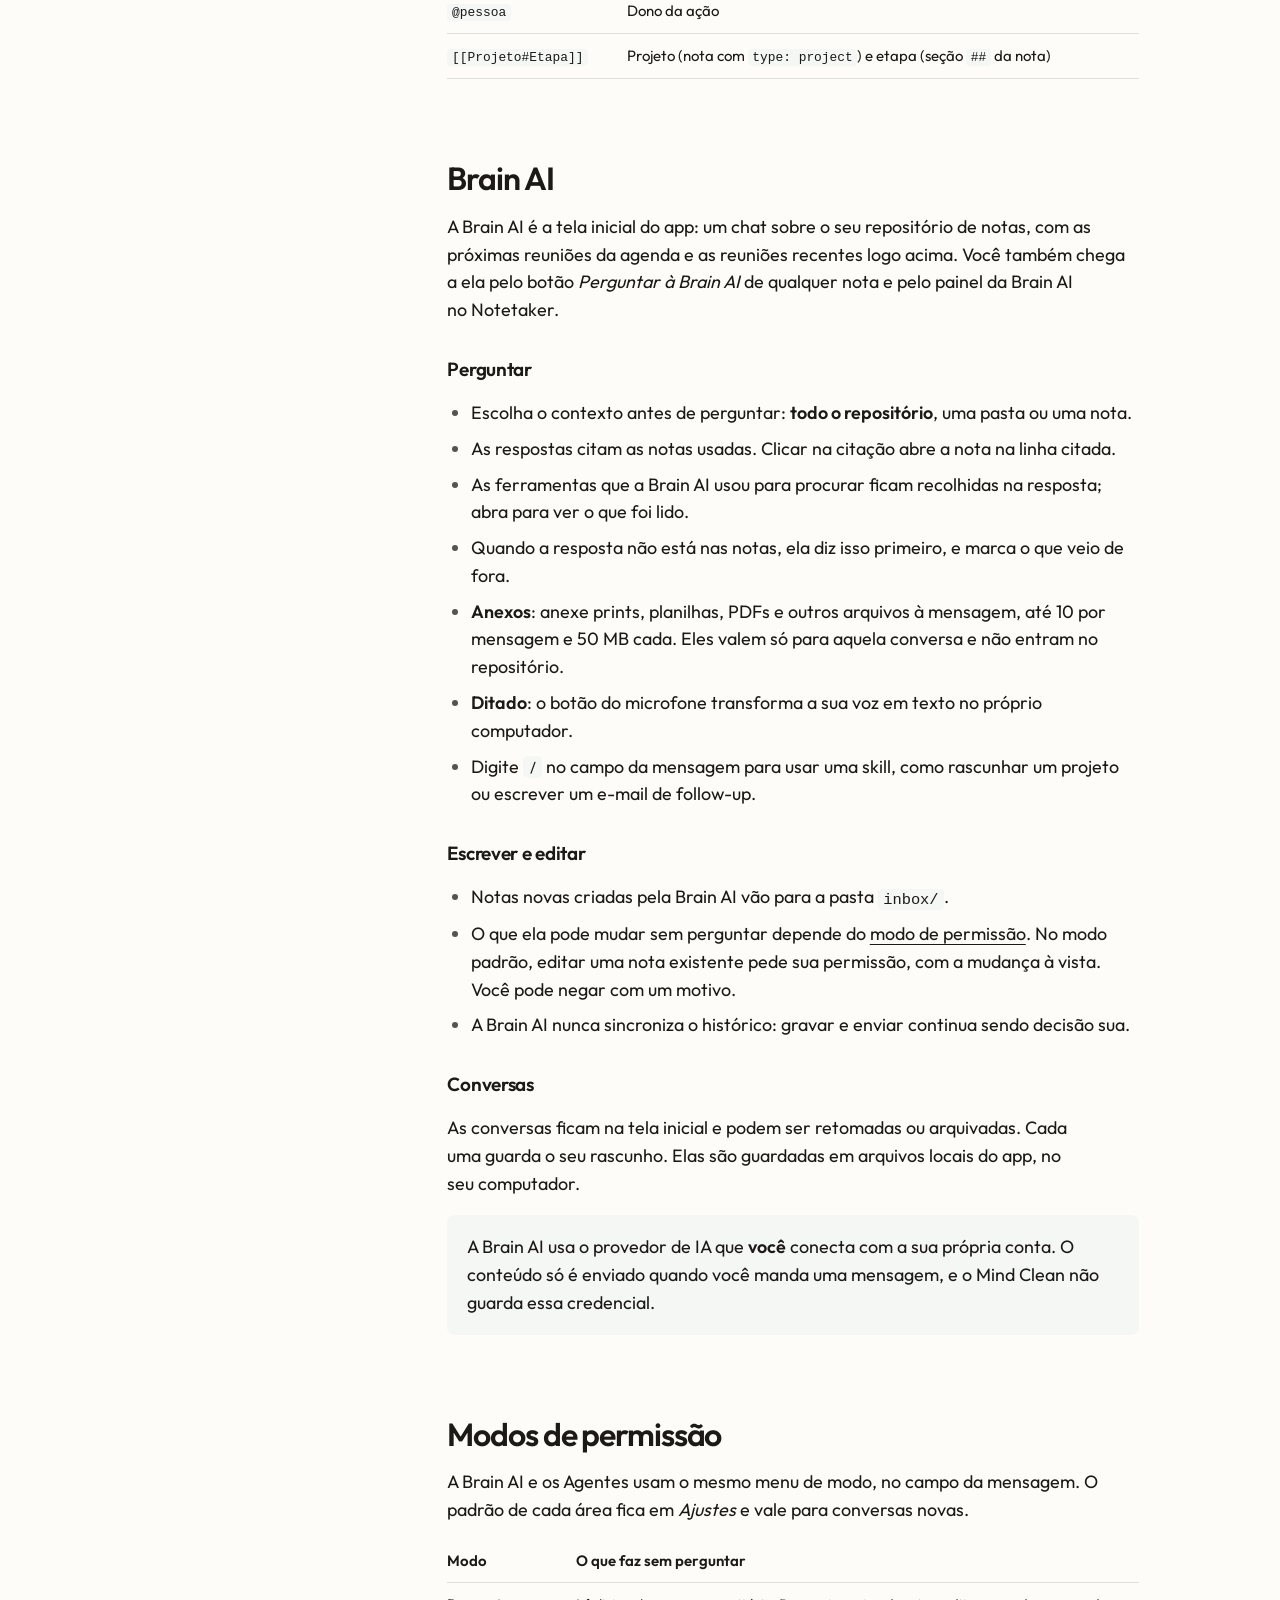
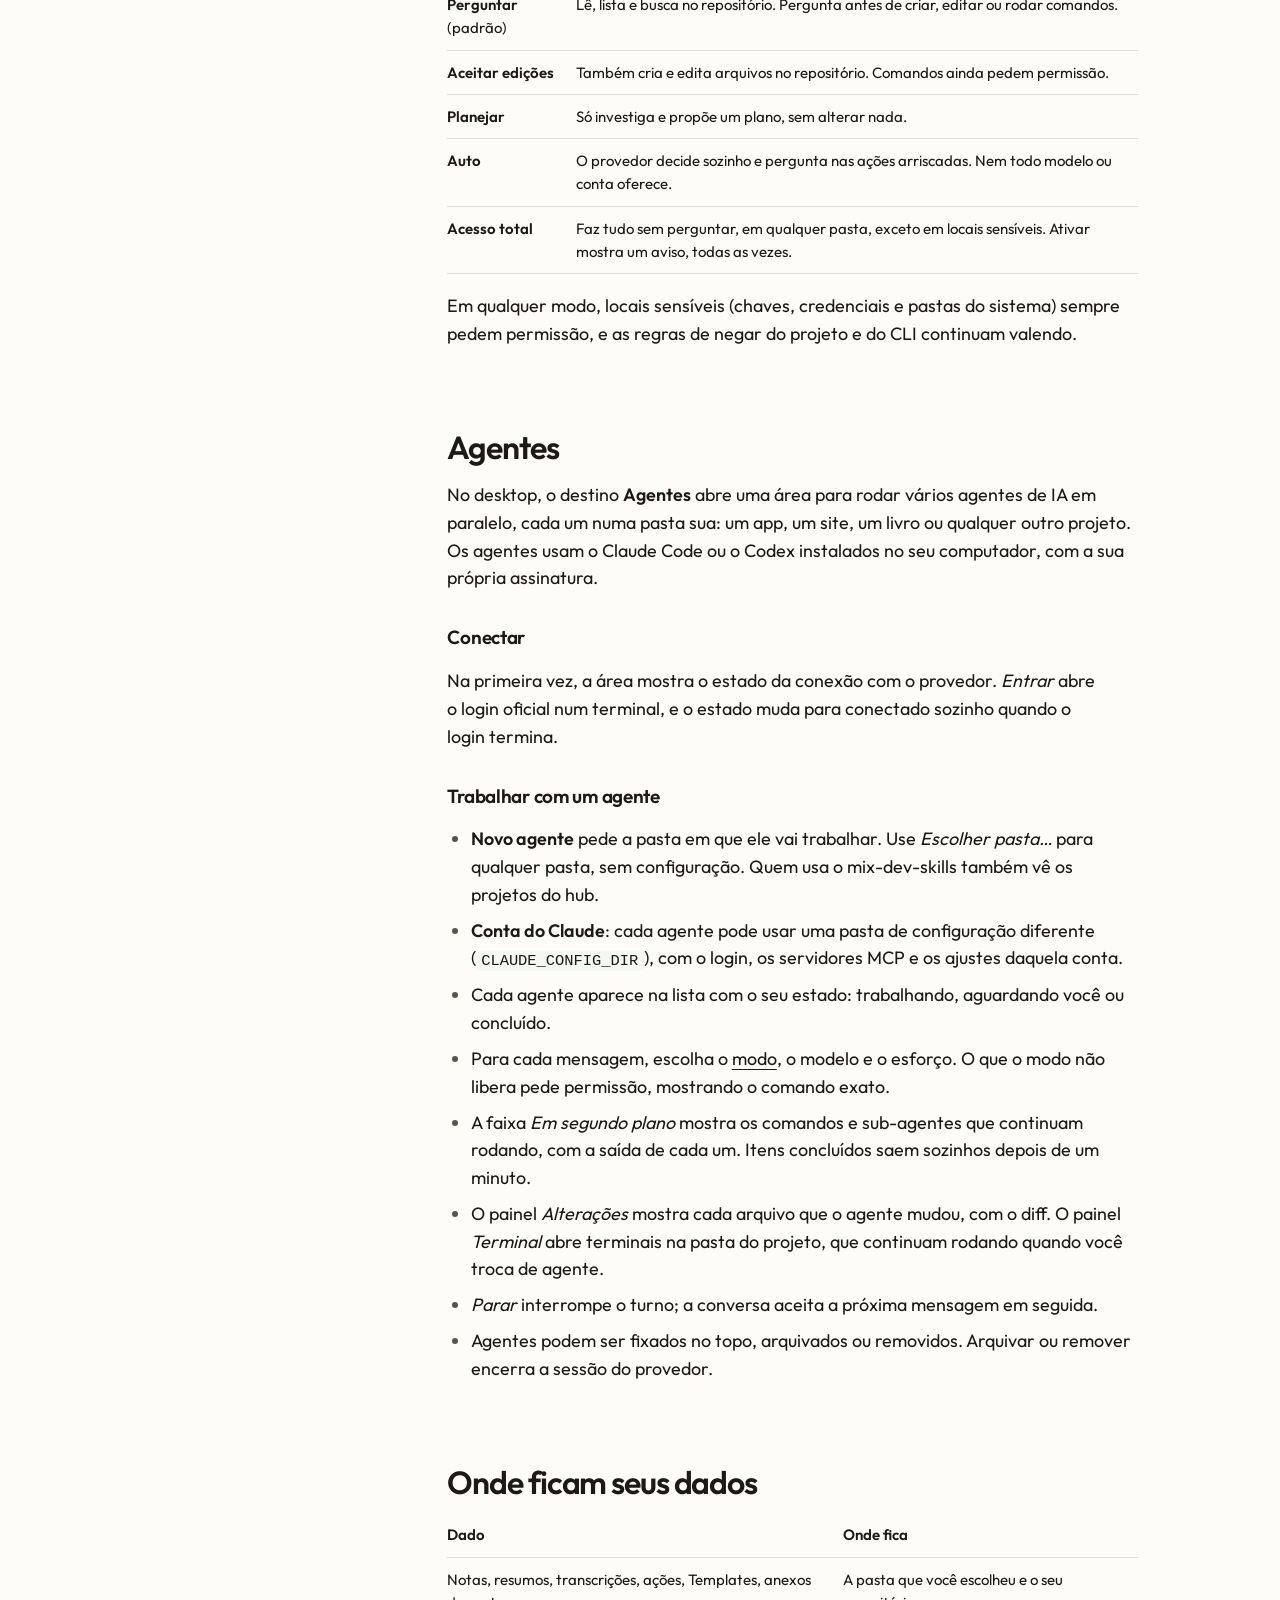
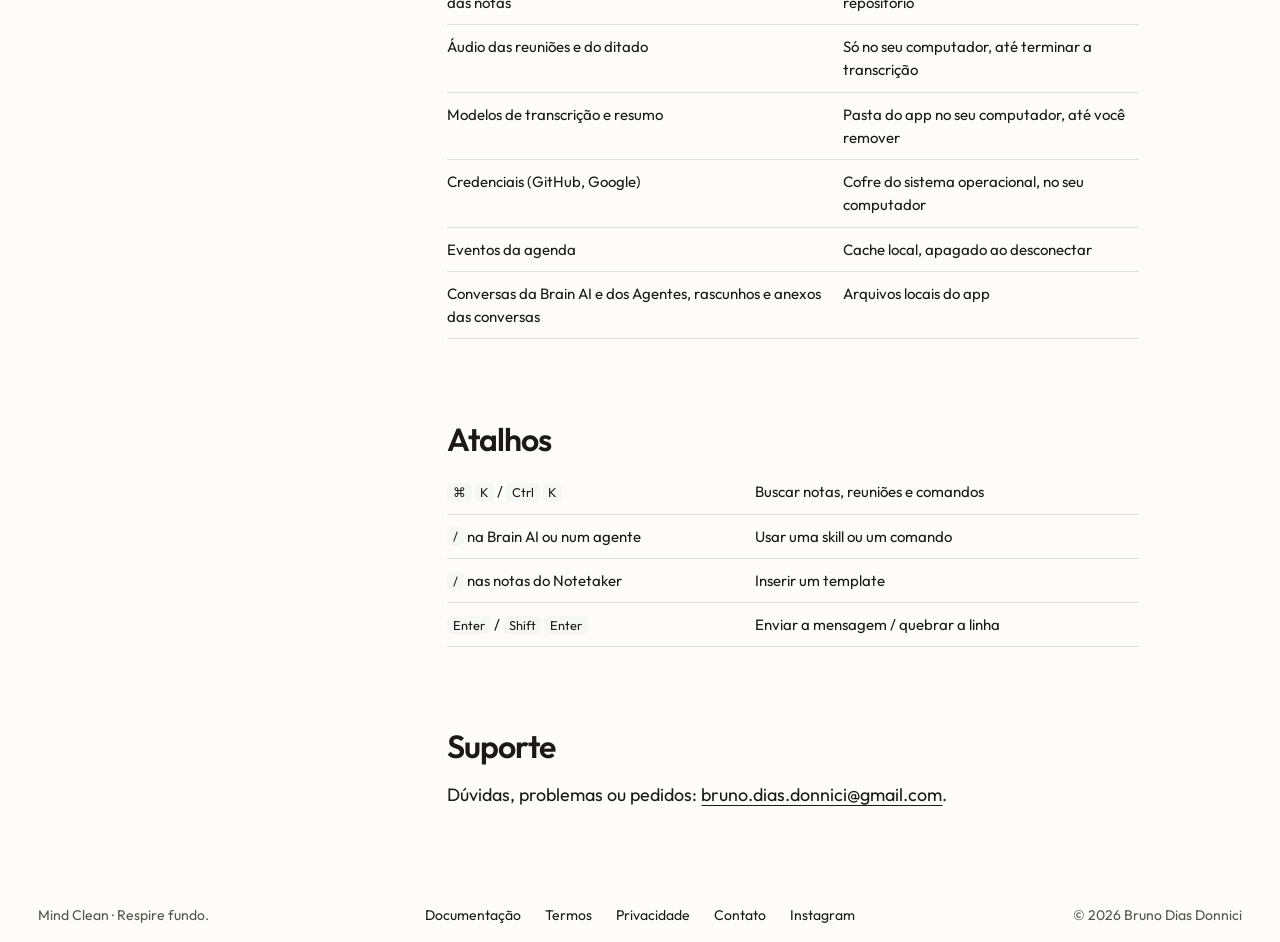
<file: docs.html>
<!doctype html>
<html lang="pt-BR">
  <head>
    <meta charset="utf-8" />
    <meta name="viewport" content="width=device-width, initial-scale=1" />
    <title>Documentação Mind Clean</title>
    <meta name="description" content="Como instalar e usar o Mind Clean: pasta local, notas, sincronização, reuniões com transcrição ao vivo, agenda, ações, Brain AI, modos de permissão e Agentes." />
    <link rel="canonical" href="https://www.mindclean.com.br/docs.html" />
    <meta property="og:site_name" content="Mind Clean" />
    <meta property="og:url" content="https://www.mindclean.com.br/docs.html" />
    <meta property="og:title" content="Documentação Mind Clean" />
    <link rel="icon" href="assets/icon.svg" type="image/svg+xml" />
    <link rel="apple-touch-icon" href="assets/apple-touch-icon.png" />
    <link rel="preconnect" href="https://fonts.googleapis.com" />
    <link rel="preconnect" href="https://fonts.gstatic.com" crossorigin />
    <link href="https://fonts.googleapis.com/css2?family=Outfit:wght@300;400;500;600&display=swap" rel="stylesheet" />
    <link rel="stylesheet" href="assets/site.css" />
    <script src="assets/site.js" defer></script>
  </head>
  <body>
    <header class="bar frame">
      <a class="wordmark" href="./"><img src="assets/icon.svg" alt="" width="28" height="28" /><span>Mind<span class="wordmark-strong">Clean</span></span></a>
      <nav aria-label="Principal">
        <a href="index.html#brain">Brain AI</a>
        <a href="index.html#agentes">Agentes</a>
        <a href="docs.html" aria-current="page">Documentação</a>
      </nav>
      <a class="button button--small" href="index.html#licenca">Solicitar licença</a>
    </header>

    <main>
      <div class="doc-head frame">
        <h1>Como usar o Mind Clean</h1>
        <p>Instalação, notas, reuniões, ações, Brain AI e Agentes, passo a passo.</p>
      </div>

      <div class="doc grid frame">
        <aside class="toc">
          <h2>Nesta página</h2>
          <ol>
            <li><a href="#primeiros-passos">Primeiros passos</a></li>
            <li><a href="#app">O app</a></li>
            <li><a href="#notas">Notas</a></li>
            <li><a href="#organizar">Organizar pelo método PARA</a></li>
            <li><a href="#historico">Histórico e sincronização</a></li>
            <li><a href="#reunioes">Reuniões</a></li>
            <li><a href="#agenda">Agenda</a></li>
            <li><a href="#templates">Templates e modelos locais</a></li>
            <li><a href="#acoes">Ações e lembretes</a></li>
            <li><a href="#brain-ai">Brain AI</a></li>
            <li><a href="#modos">Modos de permissão</a></li>
            <li><a href="#agentes">Agentes</a></li>
            <li><a href="#dados">Onde ficam seus dados</a></li>
            <li><a href="#atalhos">Atalhos</a></li>
            <li><a href="#suporte">Suporte</a></li>
          </ol>
        </aside>

        <article class="prose">
          <h2 id="primeiros-passos">Primeiros passos</h2>
          <ol>
            <li><strong>Obtenha a licença.</strong> O Mind Clean é software pago. Com a licença você recebe o instalador.</li>
            <li>
              <strong>Instale.</strong> No macOS (Apple Silicon), abra o <code>.dmg</code> e arraste o Mind Clean para Aplicativos. Na
              primeira abertura, clique com o botão direito no app, escolha <em>Abrir</em> e confirme.
            </li>
            <li>
              <strong>Entre com sua conta do GitHub.</strong> O app mostra um código; confirme-o na página que abre no navegador. O
              acesso pedido é o de leitura e escrita nos seus repositórios, para guardar suas notas.
            </li>
            <li>
              <strong>Escolha o repositório das notas.</strong> Pode ser um repositório vazio ou um que já tenha arquivos Markdown.
            </li>
            <li>
              <strong>Escolha onde guardar as notas.</strong> O app trabalha direto numa pasta do seu computador: escolha uma pasta vazia
              para clonar ou, se você já tem uma cópia do repositório, use <em>Já tenho uma cópia</em>.
            </li>
            <li>
              <strong>Autorize a publicação.</strong> Na primeira sincronização, o app pede uma vez, para aquela pasta, licença para
              registrar versões e enviar ao GitHub com o git e as credenciais do seu computador.
            </li>
            <li>
              <strong>Configure o repositório (opcional).</strong> O app oferece instalar a skill <code>/organizar</code>, que a Brain AI
              usa para organizar as notas. Se você usa o mix-dev-skills, pode incluir também as skills de desenvolvimento.
            </li>
          </ol>
          <div class="note"><p>Nada do que você cria fica em servidores do Mind Clean. Suas notas vivem na pasta do seu computador e no seu repositório.</p></div>

          <h2 id="app">O app</h2>
          <p>
            Uma barra no topo leva a todos os destinos: <strong>Brain AI</strong>, <strong>Notas</strong>, <strong>Reuniões</strong>,
            <strong>Ações</strong>, <strong>Lembretes</strong>, <strong>Projetos</strong> e <strong>Agentes</strong>. À direita ficam a
            busca, o botão <strong>Notetaker</strong> e o menu do repositório, que mostra o estado da sincronização e reúne
            <em>Sincronizar</em>, <em>Ajustes</em>, <em>Trocar repositório</em> e <em>Sair</em>. Em janelas estreitas, a barra mostra só os
            ícones.
          </p>
          <p>Os Ajustes são organizados em abas: agenda, reuniões, modelos locais, anexos, itens ocultos, modos padrão e mais.</p>

          <h2 id="notas">Notas</h2>
          <p>
            Cada nota é um arquivo <code>.md</code>. O editor em blocos grava Markdown e preserva exatamente o que você não editou, então o
            histórico só mostra as suas mudanças. Na tela de Notas, a árvore de pastas fica à esquerda e pode ser recolhida.
          </p>
          <ul>
            <li><strong>Propriedades</strong>: o cabeçalho YAML (frontmatter) aparece como um painel editável.</li>
            <li><strong>Links</strong>: <code>[[Outra nota]]</code> liga notas entre si; <code>#tag</code> agrupa por assunto.</li>
            <li><strong>Código-fonte</strong>: alterne para ver e editar o Markdown cru a qualquer momento.</li>
            <li><strong>Imagens</strong>: cole ou arraste; o arquivo vai para a pasta de anexos do repositório, que você escolhe em <em>Ajustes</em>.</li>
            <li><strong>Outros arquivos de texto</strong>: JSON, YAML e arquivos sem extensão, como <code>.gitignore</code> e <code>LICENSE</code>, abrem no mesmo editor. Blocos de código guardam a linguagem.</li>
            <li>
              <strong>Ocultar</strong>: clique com o botão direito numa pasta ou num arquivo da árvore e escolha <em>Ocultar</em>. Ele sai da
              árvore e da busca, mas continua no repositório, e a Brain AI ainda pode lê-lo. Reexiba em <em>Ajustes → Itens ocultos</em>.
            </li>
          </ul>

          <h2 id="organizar">Organizar pelo método PARA</h2>
          <p>
            Com a skill <code>/organizar</code> instalada, peça à Brain AI para organizar o repositório. Ela lê as notas, faz as perguntas
            necessárias e apresenta o plano completo: Projetos, Áreas, Recursos e Arquivo, com o destino e o motivo de cada nota. Pastas e
            notas recebem nomes legíveis, sem códigos. Nada é movido antes do seu ok, e nada é excluído: o que sai de uso vai para o
            Arquivo.
          </p>

          <h2 id="historico">Histórico e sincronização</h2>
          <p>
            O painel de sincronização lista as alterações ainda não enviadas, com o diff de cada uma. <strong>Sincronizar</strong> grava,
            busca as mudanças de outros aparelhos e envia as suas, no ramo em que a pasta está. Cada nota tem seu histórico completo.
          </p>
          <ul>
            <li>O app usa o git e as credenciais do seu computador; o token do GitHub só entra quando o acesso é por HTTPS e não há outra credencial.</li>
            <li>O trabalho local nunca é descartado. Se o git estiver no meio de outra operação, a sincronização espera.</li>
            <li>Mudanças feitas fora do app, em outro editor ou no terminal, aparecem sozinhas.</li>
            <li>Se a mesma nota mudou em dois lugares, o app junta o que dá e mostra o restante lado a lado para você escolher.</li>
            <li>O app busca novidades a cada 5 minutos e mostra o progresso na barra.</li>
          </ul>

          <h2 id="reunioes">Reuniões</h2>
          <p>
            O botão <strong>Notetaker</strong>, na barra do topo, abre a janela de gravação. Quando uma chamada começa, o Mind Clean
            <strong>pergunta</strong> se deve gravar — ele nunca grava sozinho. A gravação capta o microfone e o áudio do sistema, pode ser
            pausada e a janela pode ficar por cima das outras.
          </p>
          <ul>
            <li>
              <strong>Transcrição ao vivo</strong>: as falas aparecem na aba <em>Transcrição</em> enquanto a reunião acontece, separadas
              entre você e a chamada. Você pode corrigir ou comentar uma fala. Ao parar, só faltam a separação de falantes e o resumo.
            </li>
            <li>Transcrição, falantes e resumo rodam <strong>no seu computador</strong>. A transcrição ao vivo pode ser desligada em <em>Ajustes</em>.</li>
            <li>O resultado são duas notas: o resumo e a transcrição. O áudio é <strong>apagado</strong> logo depois de transcrito.</li>
            <li>
              <strong>Sem gravar</strong>: <em>Nova reunião</em> cria a nota com título, data, participantes e template. Depois, cole a
              transcrição ou importe um arquivo <code>.txt</code>, <code>.md</code>, <code>.vtt</code> ou <code>.srt</code>, ou um áudio, que
              é transcrito no seu computador.
            </li>
            <li>No macOS, a primeira gravação pede acesso ao microfone e à gravação de tela e áudio do sistema (macOS 14.2 ou superior). Sem esse acesso, só o microfone é gravado.</li>
          </ul>

          <h2 id="agenda">Agenda</h2>
          <p>Conecte uma ou mais contas do Google Calendar em <em>Ajustes → Agenda</em>. O acesso é <strong>somente leitura</strong>.</p>
          <ul>
            <li>A tela inicial mostra as próximas reuniões e as recentes.</li>
            <li>Um minuto antes de uma reunião, o app avisa e oferece gravar ou preparar a nota.</li>
            <li>Uma gravação iniciada até 15 minutos antes de um evento é ligada a ele: título e participantes vão para a nota.</li>
            <li>Escolha quais agendas acompanhar. <em>Desconectar</em> apaga o acesso e os eventos guardados daquela conta.</li>
          </ul>
          <p>Detalhes sobre os dados da agenda estão na <a href="privacy.html#google">Política de Privacidade</a>.</p>

          <h2 id="templates">Templates e modelos locais</h2>
          <p>
            O formato do resumo de cada reunião vem de um Template: um arquivo Markdown em <code>.brain-notes/templates/</code> no seu
            repositório (<code>.brain-notes/</code> é a pasta de configuração do Mind Clean, que manteve o nome antigo). O app traz modelos prontos que você pode duplicar e ajustar, e você pode refazer um resumo com outro Template.
          </p>
          <p>
            Por padrão, transcrição e resumo usam modelos que rodam no seu computador, baixados uma vez. Em <em>Ajustes</em>, a seção de
            modelos locais mostra o que está instalado e o espaço em disco, e deixa baixar ou remover cada modelo. Se preferir, o resumo
            pode ser feito pelo provedor de IA conectado; nesse caso, a transcrição e as suas anotações são enviadas a ele, e o áudio nunca
            sai do computador.
          </p>

          <h2 id="acoes">Ações e lembretes</h2>
          <p>Toda linha de tarefa com a marca <code>#action</code>, em qualquer nota, aparece na lista de Ações:</p>
<pre><code>- [ ] Revisar contrato ⏫ 📅 2026-10-25 (@2026-10-24 09:00) #action @ana [[Projeto X#Fase 1]]</code></pre><!-- taste-skill-ignore: file format -->
          <table>
            <thead><tr><th>Parte</th><th>Significado</th></tr></thead>
            <tbody>
              <tr><td><code>[ ]</code> <code>[/]</code> <code>[x]</code> <code>[-]</code></td><td>A fazer, em andamento, feita, cancelada</td></tr>
              <tr><td><code>⏫</code> <code>🔼</code> <code>🔽</code></td><td>Prioridade alta, média, baixa</td></tr><!-- taste-skill-ignore: file format -->
              <tr><td><code>📅 data</code></td><td>Prazo</td></tr><!-- taste-skill-ignore: file format -->
              <tr><td><code>(@data hora)</code></td><td>Lembrete com notificação</td></tr>
              <tr><td><code>@pessoa</code></td><td>Dono da ação</td></tr>
              <tr><td><code>[[Projeto#Etapa]]</code></td><td>Projeto (nota com <code>type: project</code>) e etapa (seção <code>##</code> da nota)</td></tr>
            </tbody>
          </table>

          <h2 id="brain-ai">Brain AI</h2>
          <p>
            A Brain AI é a tela inicial do app: um chat sobre o seu repositório de notas, com as próximas reuniões da agenda e as
            reuniões recentes logo acima. Você também chega a ela pelo botão <em>Perguntar à Brain AI</em> de qualquer nota e pelo painel
            da Brain AI no Notetaker.
          </p>
          <h3>Perguntar</h3>
          <ul>
            <li>Escolha o contexto antes de perguntar: <strong>todo o repositório</strong>, uma pasta ou uma nota.</li>
            <li>As respostas citam as notas usadas. Clicar na citação abre a nota na linha citada.</li>
            <li>As ferramentas que a Brain AI usou para procurar ficam recolhidas na resposta; abra para ver o que foi lido.</li>
            <li>Quando a resposta não está nas notas, ela diz isso primeiro, e marca o que veio de fora.</li>
            <li><strong>Anexos</strong>: anexe prints, planilhas, PDFs e outros arquivos à mensagem, até 10 por mensagem e 50 MB cada. Eles valem só para aquela conversa e não entram no repositório.</li>
            <li><strong>Ditado</strong>: o botão do microfone transforma a sua voz em texto no próprio computador.</li>
            <li>Digite <kbd>/</kbd> no campo da mensagem para usar uma skill, como rascunhar um projeto ou escrever um e-mail de follow-up.</li>
          </ul>
          <h3>Escrever e editar</h3>
          <ul>
            <li>Notas novas criadas pela Brain AI vão para a pasta <code>inbox/</code>.</li>
            <li>O que ela pode mudar sem perguntar depende do <a href="#modos">modo de permissão</a>. No modo padrão, editar uma nota existente pede sua permissão, com a mudança à vista. Você pode negar com um motivo.</li>
            <li>A Brain AI nunca sincroniza o histórico: gravar e enviar continua sendo decisão sua.</li>
          </ul>
          <h3>Conversas</h3>
          <p>
            As conversas ficam na tela inicial e podem ser retomadas ou arquivadas. Cada uma guarda o seu rascunho. Elas são guardadas em
            arquivos locais do app, no seu computador.
          </p>
          <div class="note"><p>A Brain AI usa o provedor de IA que <strong>você</strong> conecta com a sua própria conta. O conteúdo só é enviado quando você manda uma mensagem, e o Mind Clean não guarda essa credencial.</p></div>

          <h2 id="modos">Modos de permissão</h2>
          <p>
            A Brain AI e os Agentes usam o mesmo menu de modo, no campo da mensagem. O padrão de cada área fica em <em>Ajustes</em> e vale
            para conversas novas.
          </p>
          <table>
            <thead><tr><th>Modo</th><th>O que faz sem perguntar</th></tr></thead>
            <tbody>
              <tr><td><strong>Perguntar</strong> (padrão)</td><td>Lê, lista e busca no repositório. Pergunta antes de criar, editar ou rodar comandos.</td></tr>
              <tr><td><strong>Aceitar edições</strong></td><td>Também cria e edita arquivos no repositório. Comandos ainda pedem permissão.</td></tr>
              <tr><td><strong>Planejar</strong></td><td>Só investiga e propõe um plano, sem alterar nada.</td></tr>
              <tr><td><strong>Auto</strong></td><td>O provedor decide sozinho e pergunta nas ações arriscadas. Nem todo modelo ou conta oferece.</td></tr>
              <tr><td><strong>Acesso total</strong></td><td>Faz tudo sem perguntar, em qualquer pasta, exceto em locais sensíveis. Ativar mostra um aviso, todas as vezes.</td></tr>
            </tbody>
          </table>
          <p>
            Em qualquer modo, locais sensíveis (chaves, credenciais e pastas do sistema) sempre pedem permissão, e as regras de negar do
            projeto e do CLI continuam valendo.
          </p>

          <h2 id="agentes">Agentes</h2>
          <p>
            No desktop, o destino <strong>Agentes</strong> abre uma área para rodar vários agentes de IA em paralelo, cada um numa pasta sua:
            um app, um site, um livro ou qualquer outro projeto. Os agentes usam o Claude Code ou o Codex instalados no seu computador, com a
            sua própria assinatura.
          </p>
          <h3>Conectar</h3>
          <p>
            Na primeira vez, a área mostra o estado da conexão com o provedor. <em>Entrar</em> abre o login oficial num terminal, e o
            estado muda para conectado sozinho quando o login termina.
          </p>
          <h3>Trabalhar com um agente</h3>
          <ul>
            <li><strong>Novo agente</strong> pede a pasta em que ele vai trabalhar. Use <em>Escolher pasta…</em> para qualquer pasta, sem configuração. Quem usa o mix-dev-skills também vê os projetos do hub.</li>
            <li><strong>Conta do Claude</strong>: cada agente pode usar uma pasta de configuração diferente (<code>CLAUDE_CONFIG_DIR</code>), com o login, os servidores MCP e os ajustes daquela conta.</li>
            <li>Cada agente aparece na lista com o seu estado: trabalhando, aguardando você ou concluído.</li>
            <li>Para cada mensagem, escolha o <a href="#modos">modo</a>, o modelo e o esforço. O que o modo não libera pede permissão, mostrando o comando exato.</li>
            <li>A faixa <em>Em segundo plano</em> mostra os comandos e sub-agentes que continuam rodando, com a saída de cada um. Itens concluídos saem sozinhos depois de um minuto.</li>
            <li>O painel <em>Alterações</em> mostra cada arquivo que o agente mudou, com o diff. O painel <em>Terminal</em> abre terminais na pasta do projeto, que continuam rodando quando você troca de agente.</li>
            <li><em>Parar</em> interrompe o turno; a conversa aceita a próxima mensagem em seguida.</li>
            <li>Agentes podem ser fixados no topo, arquivados ou removidos. Arquivar ou remover encerra a sessão do provedor.</li>
          </ul>

          <h2 id="dados">Onde ficam seus dados</h2>
          <table>
            <thead><tr><th>Dado</th><th>Onde fica</th></tr></thead>
            <tbody>
              <tr><td>Notas, resumos, transcrições, ações, Templates, anexos das notas</td><td>A pasta que você escolheu e o seu repositório</td></tr>
              <tr><td>Áudio das reuniões e do ditado</td><td>Só no seu computador, até terminar a transcrição</td></tr>
              <tr><td>Modelos de transcrição e resumo</td><td>Pasta do app no seu computador, até você remover</td></tr>
              <tr><td>Credenciais (GitHub, Google)</td><td>Cofre do sistema operacional, no seu computador</td></tr>
              <tr><td>Eventos da agenda</td><td>Cache local, apagado ao desconectar</td></tr>
              <tr><td>Conversas da Brain AI e dos Agentes, rascunhos e anexos das conversas</td><td>Arquivos locais do app</td></tr>
            </tbody>
          </table>

          <h2 id="atalhos">Atalhos</h2>
          <table>
            <tbody>
              <tr><td><kbd>⌘</kbd> <kbd>K</kbd> / <kbd>Ctrl</kbd> <kbd>K</kbd></td><td>Buscar notas, reuniões e comandos</td></tr>
              <tr><td><kbd>/</kbd> na Brain AI ou num agente</td><td>Usar uma skill ou um comando</td></tr>
              <tr><td><kbd>/</kbd> nas notas do Notetaker</td><td>Inserir um template</td></tr>
              <tr><td><kbd>Enter</kbd> / <kbd>Shift</kbd> <kbd>Enter</kbd></td><td>Enviar a mensagem / quebrar a linha</td></tr>
            </tbody>
          </table>

          <h2 id="suporte">Suporte</h2>
          <p>Dúvidas, problemas ou pedidos: <a href="mailto:bruno.dias.donnici@gmail.com">bruno.dias.donnici@gmail.com</a>.</p>
        </article>
      </div>
    </main>

    <footer class="quiet frame">
      <span>Mind Clean · Respire fundo.</span>
      <nav aria-label="Rodapé">
        <a href="docs.html">Documentação</a>
        <a href="terms.html">Termos</a>
        <a href="privacy.html">Privacidade</a>
        <a href="mailto:bruno.dias.donnici@gmail.com">Contato</a>
        <a href="https://www.instagram.com/mindclean.com.br/" rel="noopener">Instagram</a>
      </nav>
      <span class="right">© 2026 Bruno Dias Donnici</span>
    </footer>
  </body>
</html>
</file>
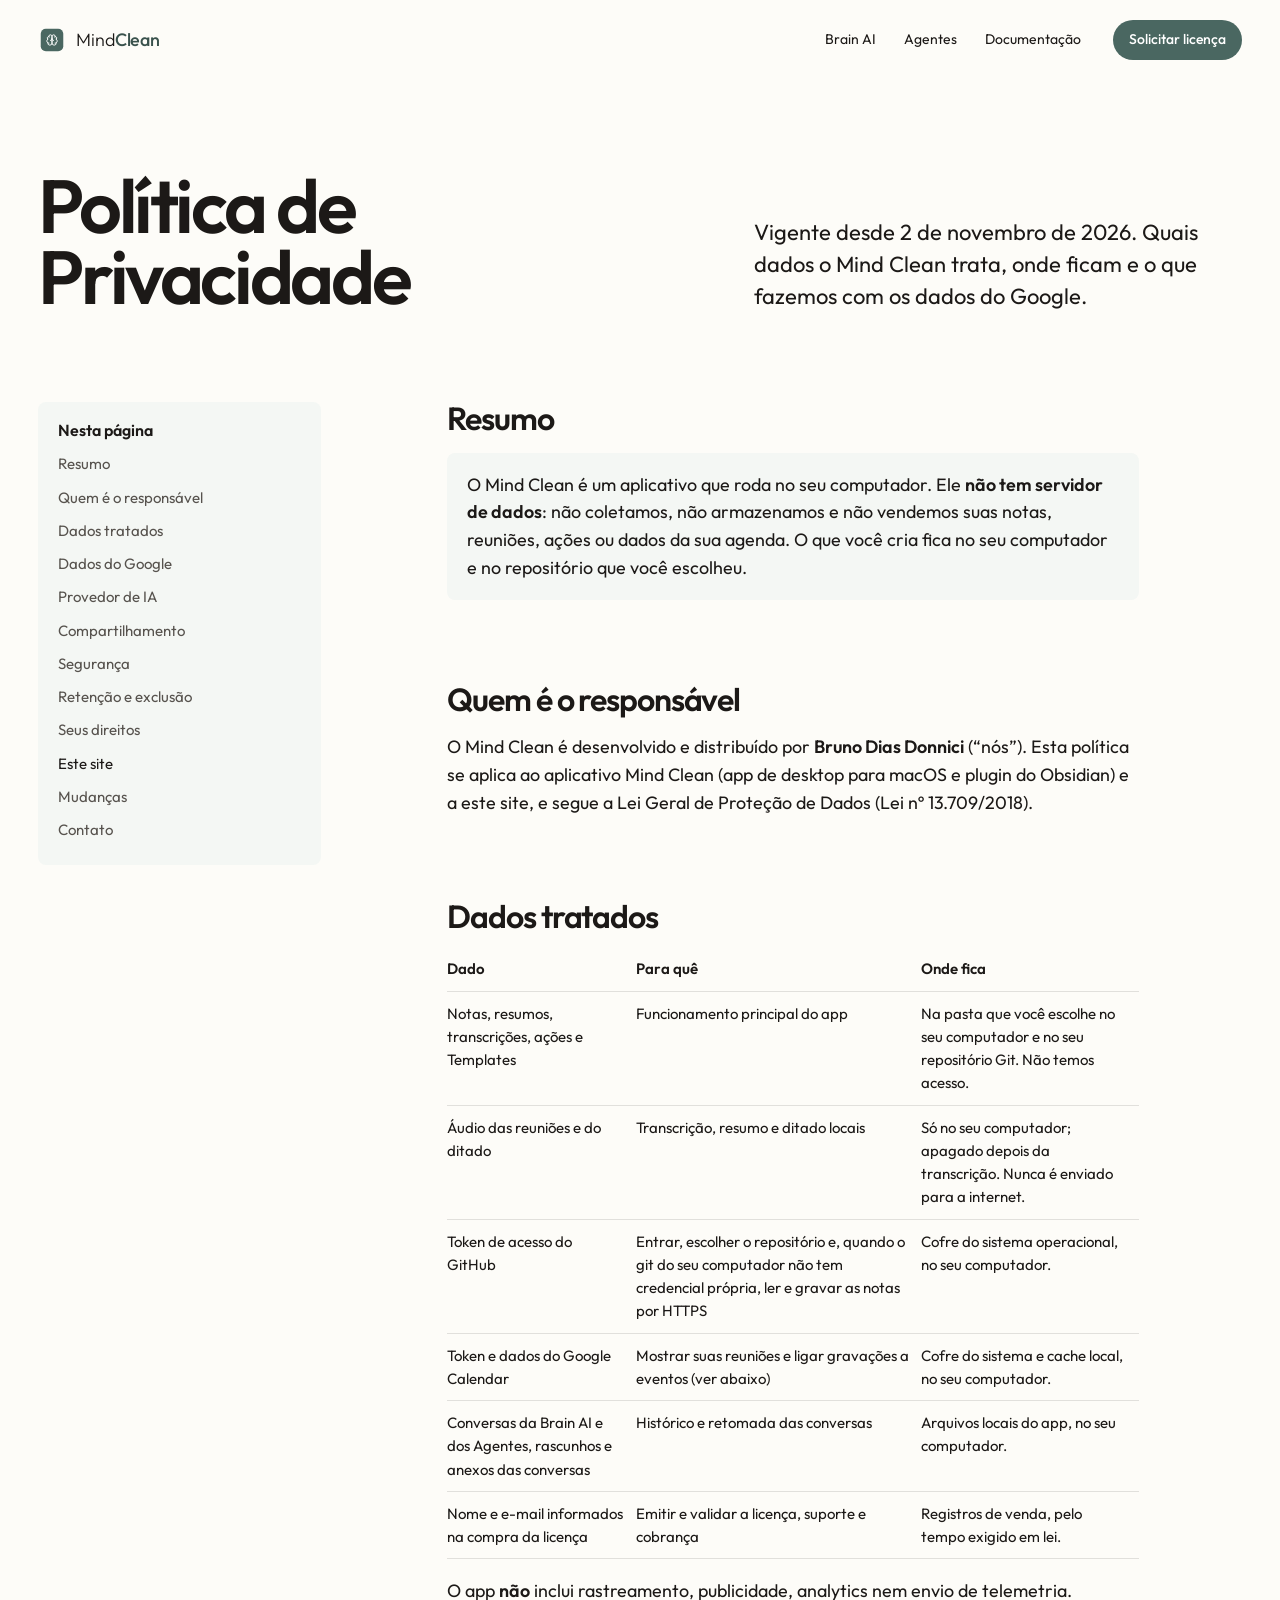
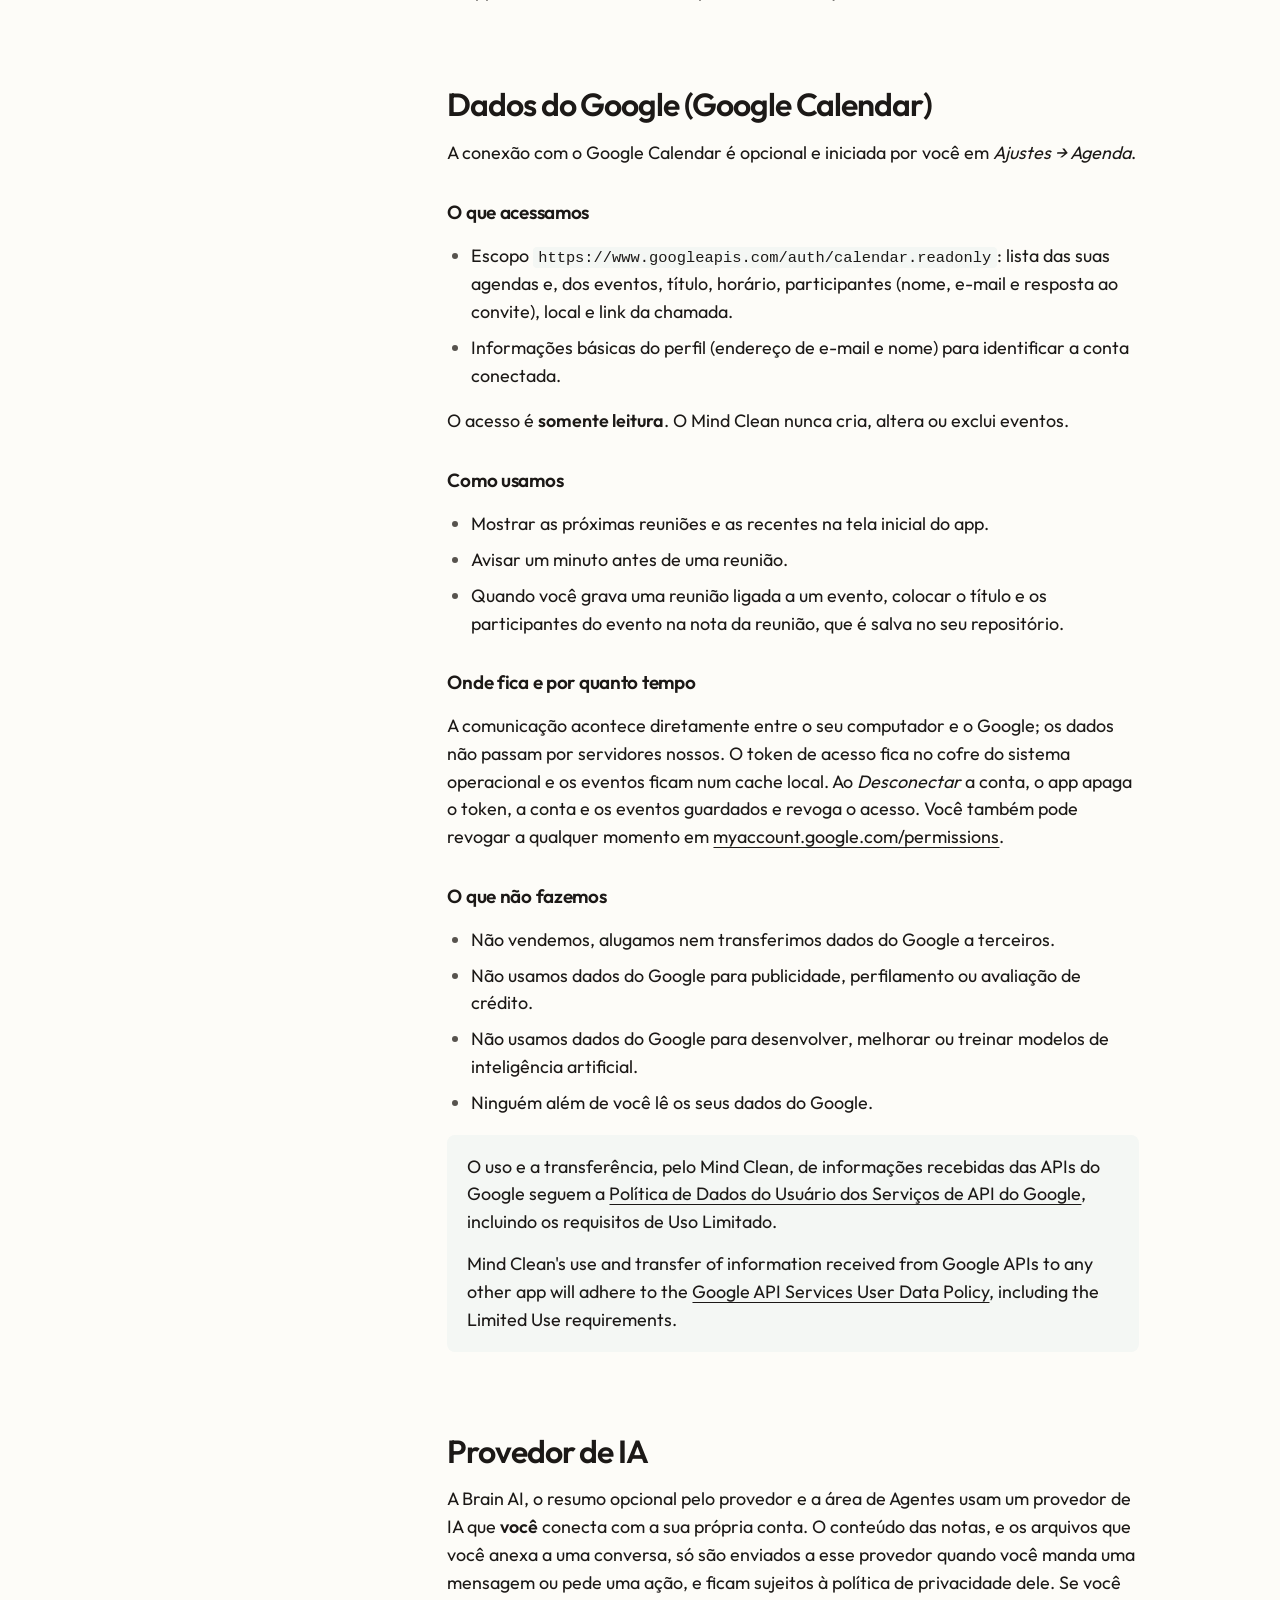
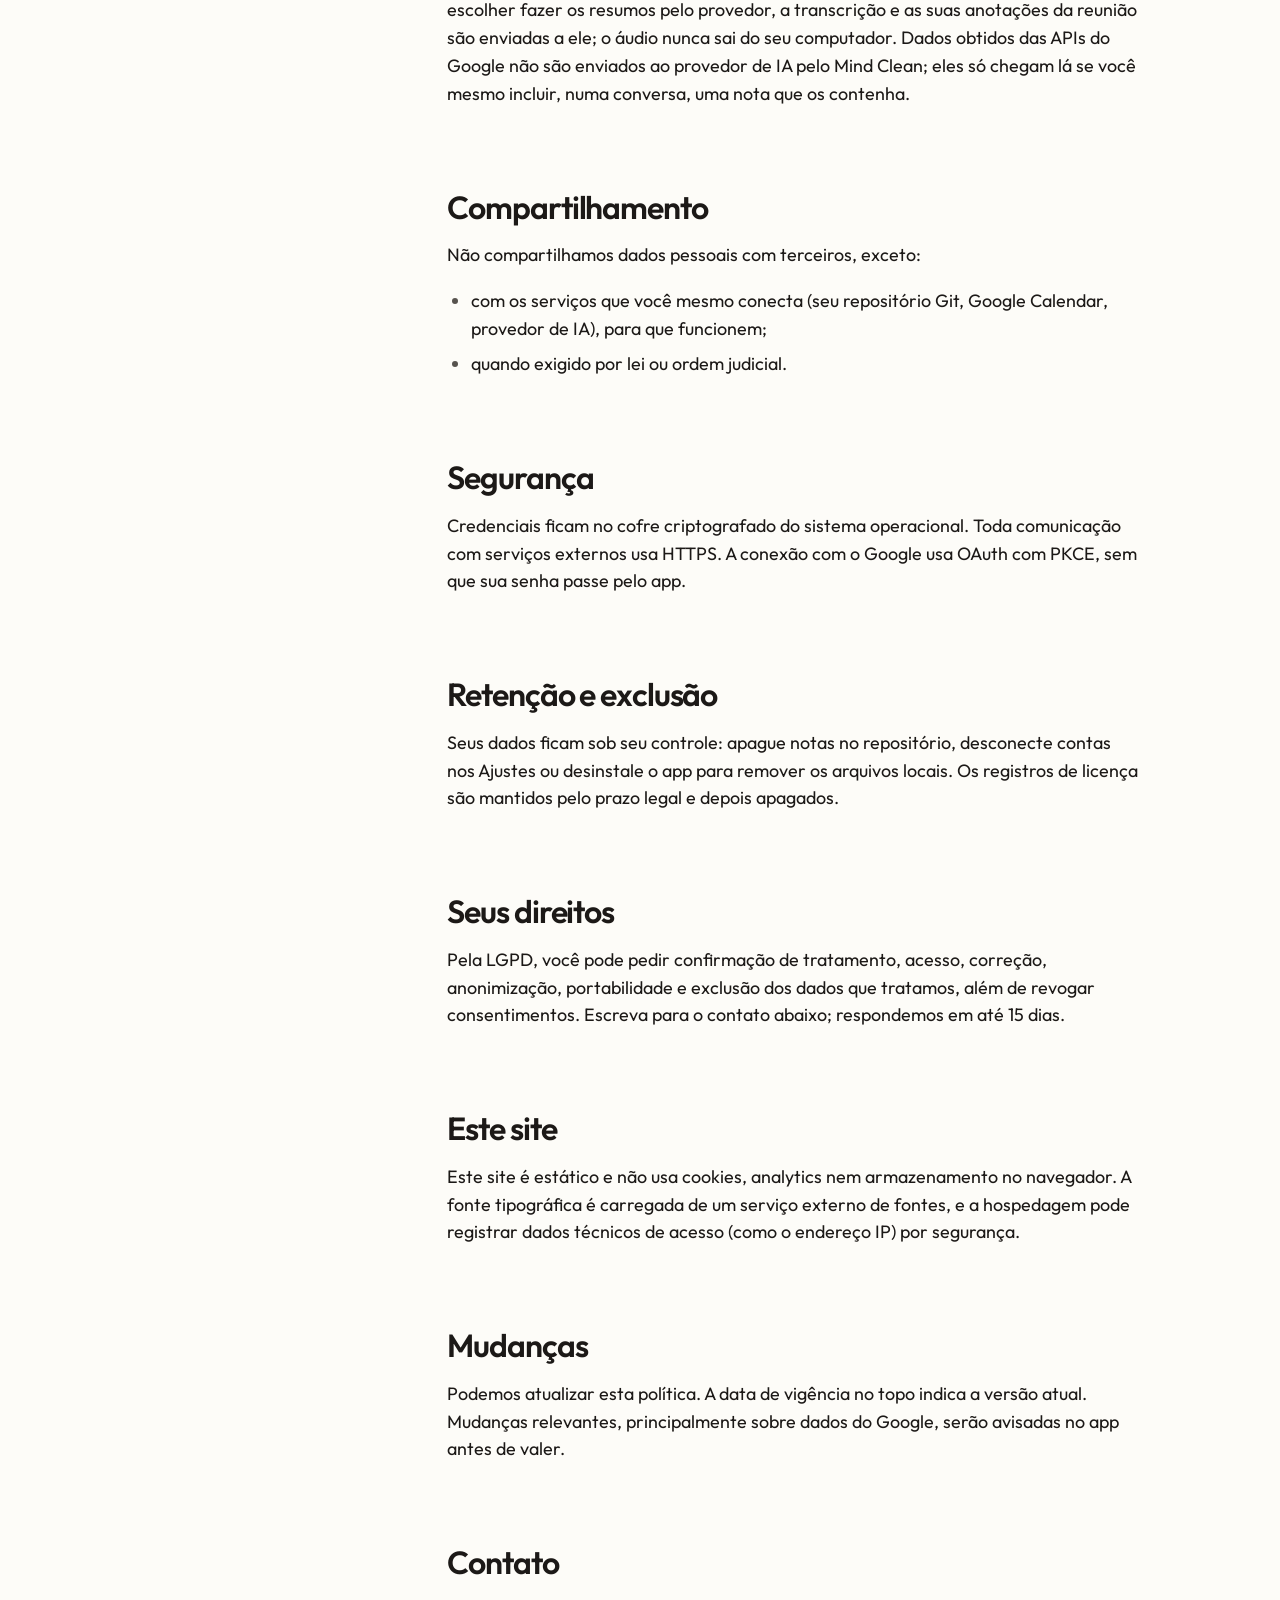
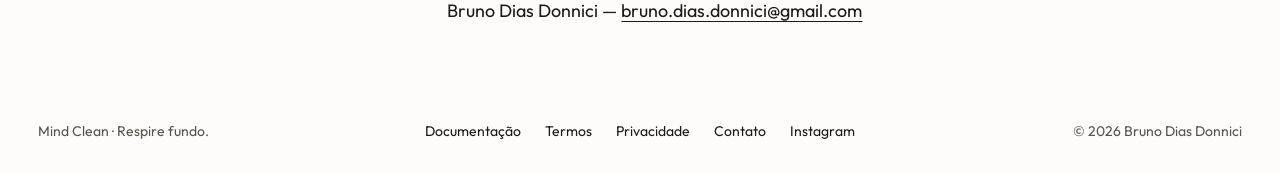
<file: privacy.html>
<!doctype html>
<html lang="pt-BR">
  <head>
    <meta charset="utf-8" />
    <meta name="viewport" content="width=device-width, initial-scale=1" />
    <title>Política de Privacidade · Mind Clean</title>
    <meta name="description" content="Como o Mind Clean trata seus dados, incluindo os dados do Google Calendar." />
    <link rel="canonical" href="https://www.mindclean.com.br/privacy.html" />
    <meta property="og:site_name" content="Mind Clean" />
    <meta property="og:url" content="https://www.mindclean.com.br/privacy.html" />
    <meta property="og:title" content="Política de Privacidade · Mind Clean" />
    <link rel="icon" href="assets/icon.svg" type="image/svg+xml" />
    <link rel="apple-touch-icon" href="assets/apple-touch-icon.png" />
    <link rel="preconnect" href="https://fonts.googleapis.com" />
    <link rel="preconnect" href="https://fonts.gstatic.com" crossorigin />
    <link href="https://fonts.googleapis.com/css2?family=Outfit:wght@300;400;500;600&display=swap" rel="stylesheet" />
    <link rel="stylesheet" href="assets/site.css" />
    <script src="assets/site.js" defer></script>
  </head>
  <body>
    <header class="bar frame">
      <a class="wordmark" href="./"><img src="assets/icon.svg" alt="" width="28" height="28" /><span>Mind<span class="wordmark-strong">Clean</span></span></a>
      <nav aria-label="Principal">
        <a href="index.html#brain">Brain AI</a>
        <a href="index.html#agentes">Agentes</a>
        <a href="docs.html">Documentação</a>
      </nav>
      <a class="button button--small" href="index.html#licenca">Solicitar licença</a>
    </header>

    <main>
      <div class="doc-head frame">
        <h1>Política de Privacidade</h1>
        <p>Vigente desde 2 de novembro de 2026. Quais dados o Mind Clean trata, onde ficam e o que fazemos com os dados do Google.</p>
      </div>

      <div class="doc grid frame">
        <aside class="toc">
          <h2>Nesta página</h2>
          <ol>
            <li><a href="#resumo">Resumo</a></li>
            <li><a href="#controlador">Quem é o responsável</a></li>
            <li><a href="#dados">Dados tratados</a></li>
            <li><a href="#google">Dados do Google</a></li>
            <li><a href="#ia">Provedor de IA</a></li>
            <li><a href="#compartilhamento">Compartilhamento</a></li>
            <li><a href="#seguranca">Segurança</a></li>
            <li><a href="#retencao">Retenção e exclusão</a></li>
            <li><a href="#direitos">Seus direitos</a></li>
            <li><a href="#site">Este site</a></li>
            <li><a href="#mudancas">Mudanças</a></li>
            <li><a href="#contato">Contato</a></li>
          </ol>
        </aside>

        <article class="prose">
          <h2 id="resumo">Resumo</h2>
          <div class="note">
            <p>
              O Mind Clean é um aplicativo que roda no seu computador. Ele <strong>não tem servidor de dados</strong>: não coletamos,
              não armazenamos e não vendemos suas notas, reuniões, ações ou dados da sua agenda. O que você cria fica no seu computador e
              no repositório que você escolheu.
            </p>
          </div>

          <h2 id="controlador">Quem é o responsável</h2>
          <p>
            O Mind Clean é desenvolvido e distribuído por <strong>Bruno Dias Donnici</strong> (“nós”). Esta política se aplica ao
            aplicativo Mind Clean (app de desktop para macOS e plugin do Obsidian) e a este site, e segue a Lei Geral de Proteção de Dados (Lei nº 13.709/2018).
          </p>

          <h2 id="dados">Dados tratados</h2>
          <table>
            <thead><tr><th>Dado</th><th>Para quê</th><th>Onde fica</th></tr></thead>
            <tbody>
              <tr>
                <td>Notas, resumos, transcrições, ações e Templates</td>
                <td>Funcionamento principal do app</td>
                <td>Na pasta que você escolhe no seu computador e no seu repositório Git. Não temos acesso.</td>
              </tr>
              <tr>
                <td>Áudio das reuniões e do ditado</td>
                <td>Transcrição, resumo e ditado locais</td>
                <td>Só no seu computador; apagado depois da transcrição. Nunca é enviado para a internet.</td>
              </tr>
              <tr>
                <td>Token de acesso do GitHub</td>
                <td>Entrar, escolher o repositório e, quando o git do seu computador não tem credencial própria, ler e gravar as notas por HTTPS</td>
                <td>Cofre do sistema operacional, no seu computador.</td>
              </tr>
              <tr>
                <td>Token e dados do Google Calendar</td>
                <td>Mostrar suas reuniões e ligar gravações a eventos (ver abaixo)</td>
                <td>Cofre do sistema e cache local, no seu computador.</td>
              </tr>
              <tr>
                <td>Conversas da Brain AI e dos Agentes, rascunhos e anexos das conversas</td>
                <td>Histórico e retomada das conversas</td>
                <td>Arquivos locais do app, no seu computador.</td>
              </tr>
              <tr>
                <td>Nome e e-mail informados na compra da licença</td>
                <td>Emitir e validar a licença, suporte e cobrança</td>
                <td>Registros de venda, pelo tempo exigido em lei.</td>
              </tr>
            </tbody>
          </table>
          <p>O app <strong>não</strong> inclui rastreamento, publicidade, analytics nem envio de telemetria.</p>

          <h2 id="google">Dados do Google (Google Calendar)</h2>
          <p>A conexão com o Google Calendar é opcional e iniciada por você em <em>Ajustes → Agenda</em>.</p>
          <h3>O que acessamos</h3>
          <ul>
            <li>
              Escopo <code>https://www.googleapis.com/auth/calendar.readonly</code>: lista das suas agendas e, dos eventos, título,
              horário, participantes (nome, e-mail e resposta ao convite), local e link da chamada.
            </li>
            <li>Informações básicas do perfil (endereço de e-mail e nome) para identificar a conta conectada.</li>
          </ul>
          <p>O acesso é <strong>somente leitura</strong>. O Mind Clean nunca cria, altera ou exclui eventos.</p>
          <h3>Como usamos</h3>
          <ul>
            <li>Mostrar as próximas reuniões e as recentes na tela inicial do app.</li>
            <li>Avisar um minuto antes de uma reunião.</li>
            <li>Quando você grava uma reunião ligada a um evento, colocar o título e os participantes do evento na nota da reunião, que é salva no seu repositório.</li>
          </ul>
          <h3>Onde fica e por quanto tempo</h3>
          <p>
            A comunicação acontece diretamente entre o seu computador e o Google; os dados não passam por servidores nossos. O token de
            acesso fica no cofre do sistema operacional e os eventos ficam num cache local. Ao <em>Desconectar</em> a conta, o app apaga o
            token, a conta e os eventos guardados e revoga o acesso. Você também pode revogar a qualquer momento em
            <a href="https://myaccount.google.com/permissions">myaccount.google.com/permissions</a>.
          </p>
          <h3>O que não fazemos</h3>
          <ul>
            <li>Não vendemos, alugamos nem transferimos dados do Google a terceiros.</li>
            <li>Não usamos dados do Google para publicidade, perfilamento ou avaliação de crédito.</li>
            <li>Não usamos dados do Google para desenvolver, melhorar ou treinar modelos de inteligência artificial.</li>
            <li>Ninguém além de você lê os seus dados do Google.</li>
          </ul>
          <div class="note">
            <p>
              O uso e a transferência, pelo Mind Clean, de informações recebidas das APIs do Google seguem a
              <a href="https://developers.google.com/terms/api-services-user-data-policy">Política de Dados do Usuário dos Serviços de API do Google</a>,
              incluindo os requisitos de Uso Limitado.
            </p>
            <p lang="en">
              Mind Clean's use and transfer of information received from Google APIs to any other app will adhere to the
              <a href="https://developers.google.com/terms/api-services-user-data-policy">Google API Services User Data Policy</a>,
              including the Limited Use requirements.
            </p>
          </div>

          <h2 id="ia">Provedor de IA</h2>
          <p>
            A Brain AI, o resumo opcional pelo provedor e a área de Agentes usam um provedor de IA que <strong>você</strong> conecta com a
            sua própria conta. O conteúdo das notas, e os arquivos que você anexa a uma conversa, só são enviados a esse provedor quando você
            manda uma mensagem ou pede uma ação, e ficam sujeitos à política de privacidade dele. Se você escolher fazer os resumos pelo
            provedor, a transcrição e as suas anotações da reunião são enviadas a ele; o áudio nunca sai do seu computador. Dados obtidos das APIs do Google não são enviados ao provedor de IA pelo Mind Clean;
            eles só chegam lá se você mesmo incluir, numa conversa, uma nota que os contenha.
          </p>

          <h2 id="compartilhamento">Compartilhamento</h2>
          <p>Não compartilhamos dados pessoais com terceiros, exceto:</p>
          <ul>
            <li>com os serviços que você mesmo conecta (seu repositório Git, Google Calendar, provedor de IA), para que funcionem;</li>
            <li>quando exigido por lei ou ordem judicial.</li>
          </ul>

          <h2 id="seguranca">Segurança</h2>
          <p>
            Credenciais ficam no cofre criptografado do sistema operacional. Toda comunicação com serviços externos usa HTTPS. A conexão
            com o Google usa OAuth com PKCE, sem que sua senha passe pelo app.
          </p>

          <h2 id="retencao">Retenção e exclusão</h2>
          <p>
            Seus dados ficam sob seu controle: apague notas no repositório, desconecte contas nos Ajustes ou desinstale o app para remover
            os arquivos locais. Os registros de licença são mantidos pelo prazo legal e depois apagados.
          </p>

          <h2 id="direitos">Seus direitos</h2>
          <p>
            Pela LGPD, você pode pedir confirmação de tratamento, acesso, correção, anonimização, portabilidade e exclusão dos dados que
            tratamos, além de revogar consentimentos. Escreva para o contato abaixo; respondemos em até 15 dias.
          </p>

          <h2 id="site">Este site</h2>
          <p>
            Este site é estático e não usa cookies, analytics nem armazenamento no navegador. A fonte tipográfica é carregada de um
            serviço externo de fontes, e a hospedagem pode registrar dados técnicos de acesso (como o endereço IP) por segurança.
          </p>

          <h2 id="mudancas">Mudanças</h2>
          <p>
            Podemos atualizar esta política. A data de vigência no topo indica a versão atual. Mudanças relevantes, principalmente sobre
            dados do Google, serão avisadas no app antes de valer.
          </p>

          <h2 id="contato">Contato</h2>
          <p>Bruno Dias Donnici — <a href="mailto:bruno.dias.donnici@gmail.com">bruno.dias.donnici@gmail.com</a></p>
        </article>
      </div>
    </main>

    <footer class="quiet frame">
      <span>Mind Clean · Respire fundo.</span>
      <nav aria-label="Rodapé">
        <a href="docs.html">Documentação</a>
        <a href="terms.html">Termos</a>
        <a href="privacy.html">Privacidade</a>
        <a href="mailto:bruno.dias.donnici@gmail.com">Contato</a>
        <a href="https://www.instagram.com/mindclean.com.br/" rel="noopener">Instagram</a>
      </nav>
      <span class="right">© 2026 Bruno Dias Donnici</span>
    </footer>
  </body>
</html>
</file>
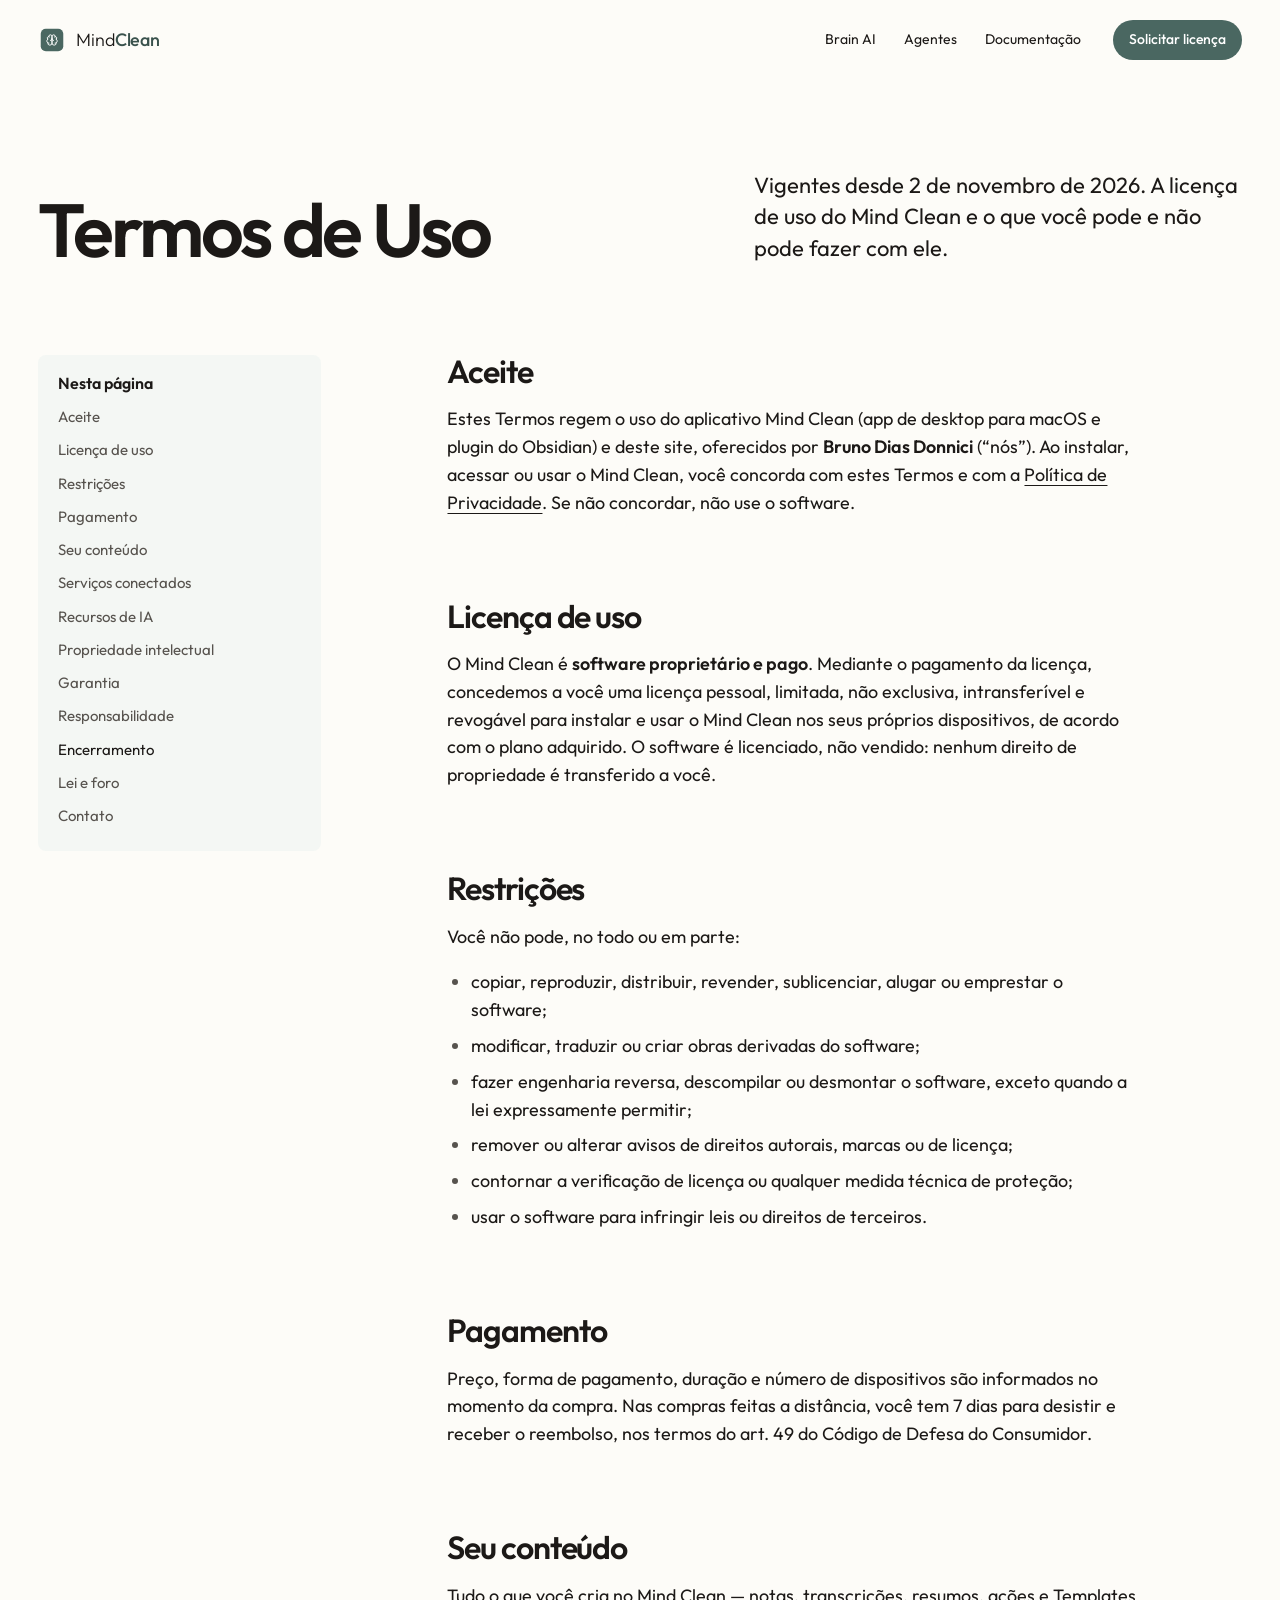
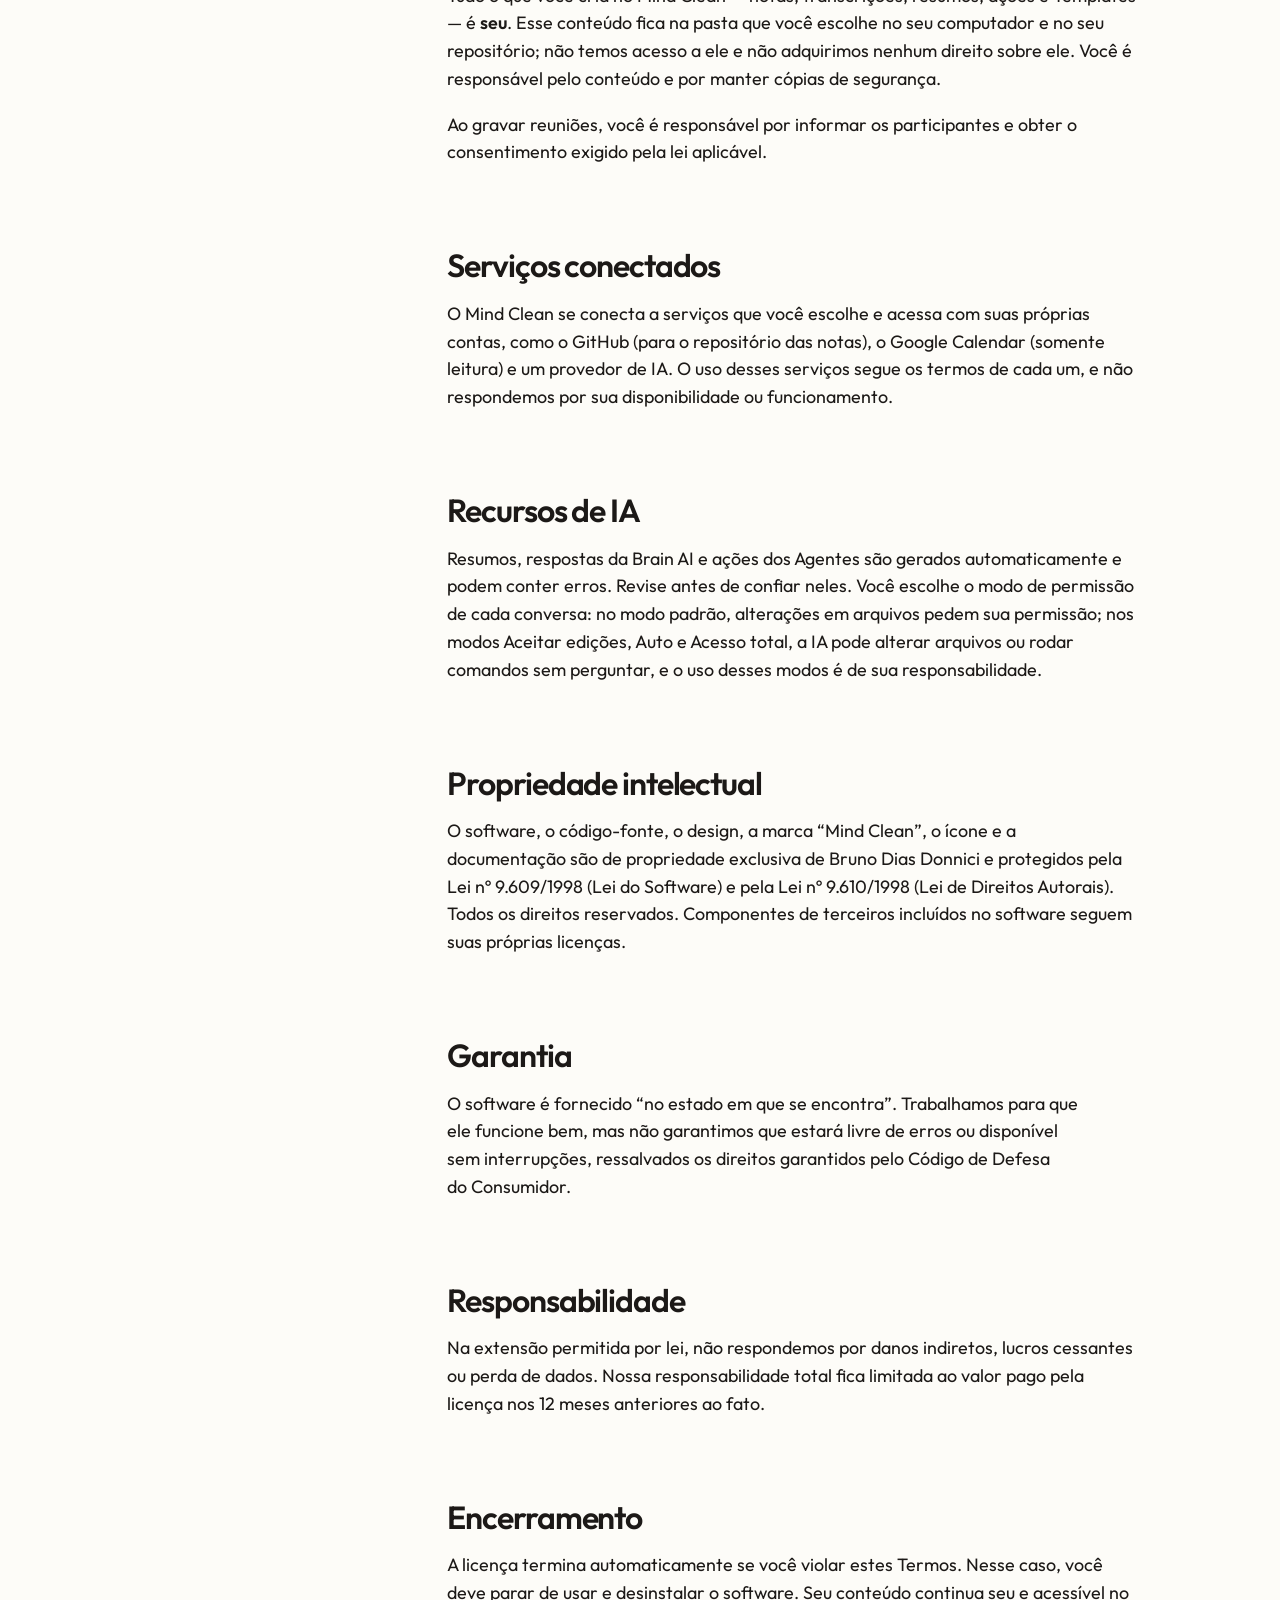
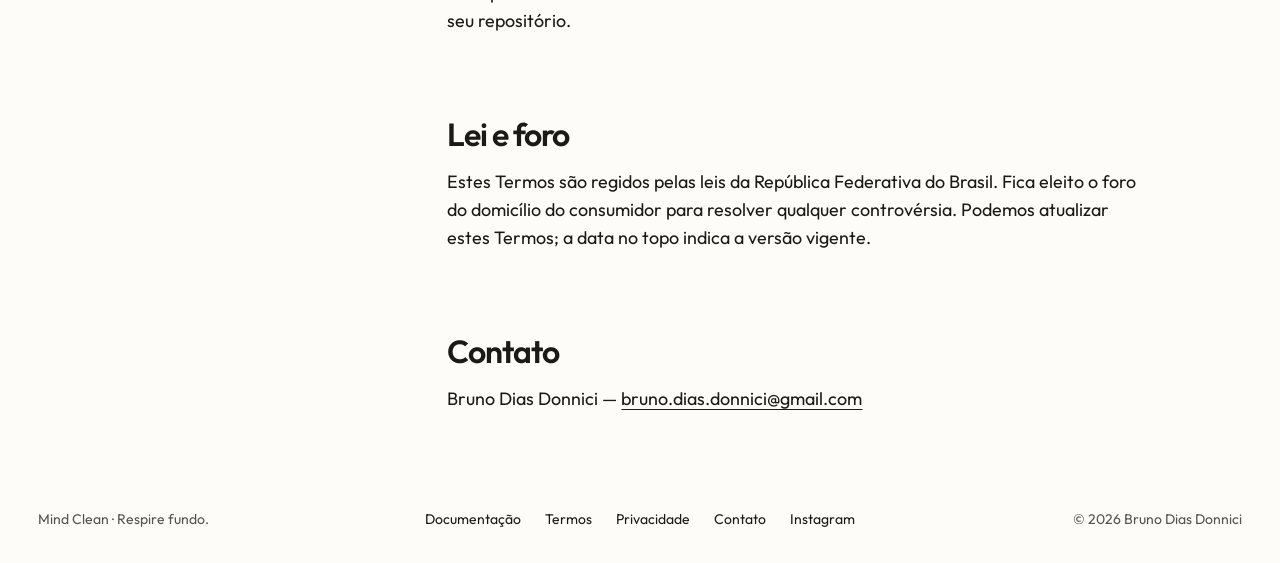
<file: terms.html>
<!doctype html>
<html lang="pt-BR">
  <head>
    <meta charset="utf-8" />
    <meta name="viewport" content="width=device-width, initial-scale=1" />
    <title>Termos de Uso · Mind Clean</title>
    <meta name="description" content="Termos de Uso e licença do Mind Clean." />
    <link rel="canonical" href="https://www.mindclean.com.br/terms.html" />
    <meta property="og:site_name" content="Mind Clean" />
    <meta property="og:url" content="https://www.mindclean.com.br/terms.html" />
    <meta property="og:title" content="Termos de Uso · Mind Clean" />
    <link rel="icon" href="assets/icon.svg" type="image/svg+xml" />
    <link rel="apple-touch-icon" href="assets/apple-touch-icon.png" />
    <link rel="preconnect" href="https://fonts.googleapis.com" />
    <link rel="preconnect" href="https://fonts.gstatic.com" crossorigin />
    <link href="https://fonts.googleapis.com/css2?family=Outfit:wght@300;400;500;600&display=swap" rel="stylesheet" />
    <link rel="stylesheet" href="assets/site.css" />
    <script src="assets/site.js" defer></script>
  </head>
  <body>
    <header class="bar frame">
      <a class="wordmark" href="./"><img src="assets/icon.svg" alt="" width="28" height="28" /><span>Mind<span class="wordmark-strong">Clean</span></span></a>
      <nav aria-label="Principal">
        <a href="index.html#brain">Brain AI</a>
        <a href="index.html#agentes">Agentes</a>
        <a href="docs.html">Documentação</a>
      </nav>
      <a class="button button--small" href="index.html#licenca">Solicitar licença</a>
    </header>

    <main>
      <div class="doc-head frame">
        <h1>Termos de Uso</h1>
        <p>Vigentes desde 2 de novembro de 2026. A licença de uso do Mind Clean e o que você pode e não pode fazer com ele.</p>
      </div>

      <div class="doc grid frame">
        <aside class="toc">
          <h2>Nesta página</h2>
          <ol>
            <li><a href="#aceite">Aceite</a></li>
            <li><a href="#licenca">Licença de uso</a></li>
            <li><a href="#restricoes">Restrições</a></li>
            <li><a href="#pagamento">Pagamento</a></li>
            <li><a href="#conteudo">Seu conteúdo</a></li>
            <li><a href="#terceiros">Serviços conectados</a></li>
            <li><a href="#ia">Recursos de IA</a></li>
            <li><a href="#propriedade">Propriedade intelectual</a></li>
            <li><a href="#garantia">Garantia</a></li>
            <li><a href="#responsabilidade">Responsabilidade</a></li>
            <li><a href="#encerramento">Encerramento</a></li>
            <li><a href="#lei">Lei e foro</a></li>
            <li><a href="#contato">Contato</a></li>
          </ol>
        </aside>

        <article class="prose">
          <h2 id="aceite">Aceite</h2>
          <p>
            Estes Termos regem o uso do aplicativo Mind Clean (app de desktop para macOS e plugin do Obsidian) e deste site, oferecidos por
            <strong>Bruno Dias Donnici</strong> (“nós”). Ao instalar, acessar ou usar o Mind Clean, você concorda com estes Termos e com a
            <a href="privacy.html">Política de Privacidade</a>. Se não concordar, não use o software.
          </p>

          <h2 id="licenca">Licença de uso</h2>
          <p>
            O Mind Clean é <strong>software proprietário e pago</strong>. Mediante o pagamento da licença, concedemos a você uma licença
            pessoal, limitada, não exclusiva, intransferível e revogável para instalar e usar o Mind Clean nos seus próprios
            dispositivos, de acordo com o plano adquirido. O software é licenciado, não vendido: nenhum direito de propriedade é
            transferido a você.
          </p>

          <h2 id="restricoes">Restrições</h2>
          <p>Você não pode, no todo ou em parte:</p>
          <ul>
            <li>copiar, reproduzir, distribuir, revender, sublicenciar, alugar ou emprestar o software;</li>
            <li>modificar, traduzir ou criar obras derivadas do software;</li>
            <li>fazer engenharia reversa, descompilar ou desmontar o software, exceto quando a lei expressamente permitir;</li>
            <li>remover ou alterar avisos de direitos autorais, marcas ou de licença;</li>
            <li>contornar a verificação de licença ou qualquer medida técnica de proteção;</li>
            <li>usar o software para infringir leis ou direitos de terceiros.</li>
          </ul>

          <h2 id="pagamento">Pagamento</h2>
          <p>
            Preço, forma de pagamento, duração e número de dispositivos são informados no momento da compra. Nas compras feitas a
            distância, você tem 7 dias para desistir e receber o reembolso, nos termos do art. 49 do Código de Defesa do Consumidor.
          </p>

          <h2 id="conteudo">Seu conteúdo</h2>
          <p>
            Tudo o que você cria no Mind Clean — notas, transcrições, resumos, ações e Templates — é <strong>seu</strong>. Esse conteúdo
            fica na pasta que você escolhe no seu computador e no seu repositório; não temos acesso a ele e não adquirimos nenhum direito sobre ele. Você é
            responsável pelo conteúdo e por manter cópias de segurança.
          </p>
          <p>
            Ao gravar reuniões, você é responsável por informar os participantes e obter o consentimento exigido pela lei aplicável.
          </p>

          <h2 id="terceiros">Serviços conectados</h2>
          <p>
            O Mind Clean se conecta a serviços que você escolhe e acessa com suas próprias contas, como o GitHub (para o repositório das
            notas), o Google Calendar (somente leitura) e um provedor de IA. O uso desses serviços segue os termos de cada um, e não
            respondemos por sua disponibilidade ou funcionamento.
          </p>

          <h2 id="ia">Recursos de IA</h2>
          <p>
            Resumos, respostas da Brain AI e ações dos Agentes são gerados automaticamente e podem conter erros. Revise antes de confiar
            neles. Você escolhe o modo de permissão de cada conversa: no modo padrão, alterações em arquivos pedem sua permissão; nos
            modos Aceitar edições, Auto e Acesso total, a IA pode alterar arquivos ou rodar comandos sem perguntar, e o uso desses modos é
            de sua responsabilidade.
          </p>

          <h2 id="propriedade">Propriedade intelectual</h2>
          <p>
            O software, o código-fonte, o design, a marca “Mind Clean”, o ícone e a documentação são de propriedade exclusiva de Bruno
            Dias Donnici e protegidos pela Lei nº 9.609/1998 (Lei do Software) e pela Lei nº 9.610/1998 (Lei de Direitos Autorais).
            Todos os direitos reservados. Componentes de terceiros incluídos no software seguem suas próprias licenças.
          </p>

          <h2 id="garantia">Garantia</h2>
          <p>
            O software é fornecido “no estado em que se encontra”. Trabalhamos para que ele funcione bem, mas não garantimos que estará
            livre de erros ou disponível sem interrupções, ressalvados os direitos garantidos pelo Código de Defesa do Consumidor.
          </p>

          <h2 id="responsabilidade">Responsabilidade</h2>
          <p>
            Na extensão permitida por lei, não respondemos por danos indiretos, lucros cessantes ou perda de dados. Nossa responsabilidade
            total fica limitada ao valor pago pela licença nos 12 meses anteriores ao fato.
          </p>

          <h2 id="encerramento">Encerramento</h2>
          <p>
            A licença termina automaticamente se você violar estes Termos. Nesse caso, você deve parar de usar e desinstalar o software.
            Seu conteúdo continua seu e acessível no seu repositório.
          </p>

          <h2 id="lei">Lei e foro</h2>
          <p>
            Estes Termos são regidos pelas leis da República Federativa do Brasil. Fica eleito o foro do domicílio do consumidor para
            resolver qualquer controvérsia. Podemos atualizar estes Termos; a data no topo indica a versão vigente.
          </p>

          <h2 id="contato">Contato</h2>
          <p>Bruno Dias Donnici — <a href="mailto:bruno.dias.donnici@gmail.com">bruno.dias.donnici@gmail.com</a></p>
        </article>
      </div>
    </main>

    <footer class="quiet frame">
      <span>Mind Clean · Respire fundo.</span>
      <nav aria-label="Rodapé">
        <a href="docs.html">Documentação</a>
        <a href="terms.html">Termos</a>
        <a href="privacy.html">Privacidade</a>
        <a href="mailto:bruno.dias.donnici@gmail.com">Contato</a>
        <a href="https://www.instagram.com/mindclean.com.br/" rel="noopener">Instagram</a>
      </nav>
      <span class="right">© 2026 Bruno Dias Donnici</span>
    </footer>
  </body>
</html>
</file>
<file: assets/site.css>
/* Mind Clean — site. One face (Outfit), the app's warm neutrals, its sage brand colour and a terracotta highlight. */

:root {
  --bg: #fdfcf8;
  --surface: #f4f7f4;
  --ink: #1c1917;
  --muted: #57534e;
  --accent: #4a6761;
  --accent-deep: #3a524d;
  --accent-text: #3a524d;
  --on-accent: #ffffff;
  --highlight: #d9a384;
  --highlight-text: #9b5738;
  --field-1: #f4f7f4;
  --field-2: #e8ede6;
  --field-3: #a8bdb7;
  --field-4: #4a6761;

  /* The app's own tokens, used only inside [data-ui] fragments. */
  --w-bg: oklch(0.991 0.005 95);
  --w-side: oklch(0.975 0.005 106);
  --w-card: oklch(1 0 0);
  --w-line: oklch(0.923 0.003 49);
  --w-hover: oklch(0.94 0.011 137);
  --w-muted: oklch(0.535 0.012 58);
  --w-brand: oklch(0.489 0.035 181);
  --w-brand-ink: oklch(0.489 0.035 181);
  --w-serif: ui-serif, 'New York', Georgia, serif;
  --w-add: #e6f4ea;
  --w-add-ink: #1d6b38;
  --w-del: #fbe9e7;
  --w-del-ink: #a3332a;
  --w-warn: oklch(0.72 0.15 75);
  --w-ok: #3f9a63;

  --font: 'Outfit', ui-sans-serif, system-ui, -apple-system, 'Segoe UI', sans-serif;
  --ui: ui-sans-serif, system-ui, -apple-system, 'Segoe UI', Roboto, 'Helvetica Neue', Arial, sans-serif;
  --mono: ui-monospace, 'SF Mono', Menlo, Consolas, monospace; /* taste-skill-ignore: code only */

  --step-small: 0.875rem;
  --step-body: clamp(1rem, 0.96rem + 0.2vw, 1.125rem);
  --step-lead: clamp(1.125rem, 1.02rem + 0.5vw, 1.375rem);
  --step-sub: clamp(1.5rem, 1.2rem + 0.9vw, 2rem);
  --step-head: clamp(2rem, 1.35rem + 2.6vw, 3.5rem);
  --step-display: clamp(2.75rem, 1.4rem + 5.6vw, 6.5rem);

  --m: clamp(16px, 3vw, 40px);
  --gap: clamp(120px, 14vw, 200px);
  --radius: 8px;
  --ease: cubic-bezier(0.2, 0.7, 0.2, 1);
  color-scheme: light;
}

@media (prefers-color-scheme: dark) {
  :root:not([data-theme='light']) {
    --bg: #110f0d;
    --surface: #1a1816;
    --ink: #f2f2ef;
    --muted: #a9a49e;
    --accent: #4a6761;
    --accent-deep: #3a524d;
    --accent-text: #95c2b8;
    --highlight-text: #e2a989;
    --field-1: #121a18;
    --field-2: #1c2a27;
    --field-3: #2b423e;
    --field-4: #4a6761;
    --w-bg: oklch(0.17 0.005 60);
    --w-side: oklch(0.2 0.006 60);
    --w-card: oklch(0.21 0.006 60);
    --w-line: oklch(0.3 0.006 60);
    --w-hover: oklch(0.3 0.02 180);
    --w-muted: oklch(0.72 0.01 70);
    --w-brand: oklch(0.72 0.045 180);
    --w-brand-ink: oklch(0.78 0.05 180);
    --w-add: #173323;
    --w-add-ink: #8fd6a7;
    --w-del: #3a1d1a;
    --w-del-ink: #f0a39b;
    color-scheme: dark;
  }
}
:root[data-theme='dark'] {
  --bg: #110f0d;
  --surface: #1a1816;
  --ink: #f2f2ef;
  --muted: #a9a49e;
  --accent: #4a6761;
  --accent-deep: #3a524d;
  --accent-text: #95c2b8;
  --highlight-text: #e2a989;
  --field-1: #121a18;
  --field-2: #1c2a27;
  --field-3: #2b423e;
  --field-4: #4a6761;
  --w-bg: oklch(0.17 0.005 60);
  --w-side: oklch(0.2 0.006 60);
  --w-card: oklch(0.21 0.006 60);
  --w-line: oklch(0.3 0.006 60);
  --w-hover: oklch(0.3 0.02 180);
  --w-muted: oklch(0.72 0.01 70);
  --w-brand: oklch(0.72 0.045 180);
  --w-brand-ink: oklch(0.78 0.05 180);
  --w-add: #173323;
  --w-add-ink: #8fd6a7;
  --w-del: #3a1d1a;
  --w-del-ink: #f0a39b;
  color-scheme: dark;
}

/* Reset */
*,
*::before,
*::after { box-sizing: border-box; }
* { margin: 0; }
html { -webkit-text-size-adjust: 100%; scroll-behavior: smooth; scroll-padding-top: 24px; }
body {
  background: var(--bg);
  color: var(--ink);
  font-family: var(--font);
  font-size: var(--step-body);
  line-height: 1.55;
  -webkit-font-smoothing: antialiased;
  text-rendering: optimizeLegibility;
  overflow-x: hidden;
}
img, svg { display: block; max-width: 100%; }
button, input, select { font: inherit; color: inherit; }
code, pre, kbd { font-family: var(--mono); } /* taste-skill-ignore: code only */
button { cursor: pointer; background: none; border: 0; padding: 0; }
a { color: inherit; }
ul, ol { padding: 0; list-style: none; }
:focus-visible { outline: 2px solid var(--accent); outline-offset: 3px; border-radius: 4px; }
::selection { background: var(--accent); color: var(--on-accent); }
[hidden] { display: none !important; }
.sprite { position: absolute; }
.sr-only { position: absolute; width: 1px; height: 1px; padding: 0; margin: -1px; overflow: hidden; clip: rect(0 0 0 0); white-space: nowrap; border: 0; } /* taste-skill-ignore: app fragment */
.i { width: 1em; height: 1em; flex: none; fill: none; stroke: currentColor; stroke-width: 2; stroke-linecap: round; stroke-linejoin: round; }

/* Frame and type */
.frame { width: min(100% - 2 * var(--m), 1360px); margin-inline: auto; }
h1, h2, h3 { font-weight: 600; text-wrap: balance; }
h1 { font-size: var(--step-display); line-height: 0.95; letter-spacing: -0.045em; }
h2 { font-size: var(--step-head); line-height: 1.02; letter-spacing: -0.035em; }
h3 { font-size: var(--step-lead); line-height: 1.2; letter-spacing: -0.015em; }
p { text-wrap: pretty; }
.lead { font-size: var(--step-lead); line-height: 1.45; max-width: 34ch; }

.link {
  text-decoration: underline;
  text-decoration-thickness: 1px;
  text-underline-offset: 0.22em;
  transition: color 160ms var(--ease), text-decoration-color 160ms var(--ease);
}
.link:hover { color: var(--accent); }

.button {
  display: inline-flex;
  align-items: center;
  gap: 0.5em;
  min-height: 48px;
  padding: 0 22px;
  border-radius: 999px;
  background: var(--accent);
  color: var(--on-accent);
  font-weight: 500;
  text-decoration: none;
  transition: background 160ms var(--ease), transform 160ms var(--ease);
}
.button:hover { background: var(--accent-deep); }
.button:active { transform: scale(0.97); }
.button--small { min-height: 40px; padding: 0 16px; font-size: var(--step-small); }

/* Bar */
.bar {
  display: flex;
  align-items: center;
  gap: 32px;
  height: 80px;
  font-size: var(--step-small);
}
.wordmark { white-space: nowrap; display: inline-flex; align-items: center; gap: 10px; font-weight: 300; font-size: var(--step-body); letter-spacing: -0.01em; text-decoration: none; }
.wordmark img { border-radius: 7px; }
.wordmark-strong { font-weight: 500; color: var(--accent-text); }
.accent-word { font-family: var(--w-serif); font-style: italic; font-weight: 400; color: var(--highlight-text); }
.bar nav { display: flex; gap: 28px; margin-left: auto; }
.bar nav a { text-decoration: none; transition: color 160ms var(--ease); }
.bar nav a:hover, .bar nav a[aria-current='page'] { color: var(--accent-text); }

/* Hero */
.hero { padding-top: clamp(48px, 7vw, 104px); }
.hero-copy {
  display: grid;
  grid-template-columns: repeat(12, 1fr);
  column-gap: 24px;
  row-gap: 28px;
  align-items: end;
}
.hero h1 { grid-column: 1 / span 7; }
.hero .lead { grid-column: 8 / span 5; }
.hero-actions { grid-column: 1 / -1; display: flex; align-items: center; gap: 28px; }
.window { margin-top: clamp(40px, 5vw, 72px); }

/* ——— App fragments ([data-ui]) ——— */
[data-ui] {
  font-family: var(--ui);
  font-size: 14px;
  line-height: 1.45;
  color: var(--ink);
  letter-spacing: 0;
}
[data-ui] .i { width: 16px; height: 16px; stroke-width: 1.75; }
.w-muted { color: var(--w-muted); }
.w-sub { display: flex; align-items: center; gap: 6px; font-weight: 600; font-size: 13px; color: var(--ink); }
.w-h { font-size: 22px; letter-spacing: -0.01em; line-height: 1.2; font-weight: 600; }
.w-time { color: var(--w-muted); font-variant-numeric: tabular-nums; font-size: 13px; }
.w-count { margin-left: auto; font-size: 12px; color: var(--w-muted); font-variant-numeric: tabular-nums; }
.w-chip {
  display: inline-flex;
  align-items: center;
  gap: 6px;
  height: 30px;
  padding: 0 10px;
  border: 1px solid var(--w-line); /* taste-skill-ignore: app fragment */
  border-radius: 7px;
  background: var(--w-card);
  font-size: 13px;
  white-space: nowrap;
}
.w-btn {
  display: inline-flex;
  align-items: center;
  gap: 6px;
  height: 32px;
  padding: 0 12px;
  border: 1px solid var(--w-line); /* taste-skill-ignore: app fragment */
  border-radius: 7px;
  background: var(--w-card);
  font-size: 13px;
  font-weight: 500;
  white-space: nowrap;
}
.w-btn--primary { background: var(--accent); border-color: var(--accent); color: #fff; }
.w-btn--rec i { width: 8px; height: 8px; border-radius: 50%; background: #d9483b; }
.w-tag {
  display: inline-flex;
  align-items: center;
  height: 22px;
  padding: 0 7px;
  border-radius: 5px;
  background: var(--w-hover);
  font-size: 12px;
  color: var(--ink);
  white-space: nowrap;
}
.w-label { display: inline-flex; align-items: center; gap: 6px; height: 24px; padding: 0 9px; border: 1px solid var(--w-line); border-radius: 999px; font-size: 12px; } /* taste-skill-ignore: app fragment */
.w-label::before { content: ''; width: 7px; height: 7px; border-radius: 50%; background: #3d7be0; }
.w-box {
  display: inline-grid;
  place-items: center;
  width: 16px;
  height: 16px;
  flex: none;
  border: 1.5px solid #b9b9c0;
  border-radius: 4px;
  background: var(--w-card);
  color: #fff;
}
.w-box.is-on { background: var(--accent); border-color: var(--accent); }
[data-ui] .w-box .i { width: 11px; height: 11px; stroke-width: 3; }
.w-seg { display: inline-flex; gap: 2px; padding: 3px; border-radius: 8px; background: var(--w-hover); font-size: 13px; }
.w-seg span { display: inline-flex; align-items: center; gap: 6px; height: 28px; padding: 0 10px; border-radius: 6px; color: var(--w-muted); cursor: default; }
.w-seg span[aria-selected='true'] { background: var(--w-card); color: var(--ink); box-shadow: 0 1px 2px rgb(0 0 0 / 0.08); } /* taste-skill-ignore: app fragment */
.w-kbd { margin-left: auto; padding: 1px 6px; border: 1px solid var(--w-line); border-radius: 5px; font-size: 12px; color: var(--w-muted); } /* taste-skill-ignore: app fragment */
.w-tick { margin-left: auto; color: var(--accent); }
.w-cite { color: var(--accent-text); text-decoration: underline; text-underline-offset: 2px; }
.w-icon { display: inline-grid; place-items: center; width: 28px; height: 28px; border-radius: 6px; }
.w-icon:hover { background: var(--w-hover); }
.w-diff {
  margin: 0;
  padding: 8px 0;
  border-radius: 6px;
  background: var(--w-side);
  font-family: var(--mono); /* taste-skill-ignore: app fragment */
  font-size: 12.5px;
  line-height: 1.6;
  overflow: hidden;
  white-space: pre;
}
.w-diff code { white-space: normal; }
.w-diff span { display: block; padding: 0 12px; white-space: pre; }
.add { background: var(--w-add); color: var(--w-add-ink); }
.del { background: var(--w-del); color: var(--w-del-ink); }
b.add, b.del { background: none; font-weight: 500; }
.dot { display: inline-block; width: 7px; height: 7px; border-radius: 50%; background: #b4b4bb; }
.dot--wait { background: var(--w-warn); }
.dot--work { background: var(--w-ok); animation: pulse 1.6s var(--ease) infinite; }
@keyframes pulse { 50% { opacity: 0.35; } }

/* The window: the app as it is (tokens, type and layout from src/renderer). */
.window {
  border: 1px solid var(--w-line); /* taste-skill-ignore: app fragment */
  border-radius: 12px;
  background: var(--w-bg);
  overflow: hidden;
}
.w-top { position: relative; z-index: 2; display: flex; align-items: center; gap: 16px; height: 48px; padding: 0 16px 0 16px; background: var(--w-bg); }
.w-lights { display: flex; gap: 8px; width: 54px; flex: none; }
.w-lights i { width: 12px; height: 12px; border-radius: 50%; background: #ff5f57; }
.w-lights i + i { background: #febc2e; }
.w-lights i + i + i { background: #28c840; }
.w-mark { display: grid; place-items: center; width: 24px; height: 24px; flex: none; border-radius: 6px; background: var(--w-brand); color: #fff; }
[data-ui] .w-mark .i { width: 16px; height: 16px; }
.w-modes { display: flex; gap: 4px; min-width: 0; flex: 1; }
.w-modes button { display: inline-flex; align-items: center; gap: 6px; height: 32px; padding: 0 8px; border-radius: 6px; font-size: 14px; font-weight: 600; color: var(--w-muted); white-space: nowrap; transition: color 140ms var(--ease), background 140ms var(--ease); }
.w-modes button:hover { color: var(--ink); }
.w-modes button[aria-selected='true'] { background: var(--w-hover); color: var(--ink); }
.w-dot { width: 8px; height: 8px; border-radius: 50%; background: var(--w-warn); }
.w-right { display: flex; align-items: center; gap: 4px; margin-left: auto; flex: none; }
.w-ghost { display: inline-flex; align-items: center; gap: 8px; height: 32px; padding: 0 8px; border-radius: 6px; font-size: 14px; font-weight: 500; white-space: nowrap; }
.w-repo { position: relative; }
.w-repo > button { cursor: pointer; transition: background 140ms var(--ease); }
.w-repo > button:hover, .w-repo > button[aria-expanded='true'] { background: var(--w-hover); }
.w-badge { display: inline-grid; place-items: center; min-width: 20px; height: 20px; padding: 0 6px; border-radius: 6px; background: var(--w-hover); font-size: 12px; font-weight: 500; }
.w-menu {
  position: absolute;
  z-index: 3;
  top: calc(100% + 6px);
  right: 0;
  width: 240px;
  display: grid;
  gap: 2px;
  padding: 4px;
  border: 1px solid var(--w-line); /* taste-skill-ignore: app fragment */
  border-radius: 8px;
  background: var(--w-card);
  box-shadow: 0 10px 28px rgb(0 0 0 / 0.12); /* taste-skill-ignore: open menu */
  animation: rise 160ms var(--ease) both;
}
.w-menu li { display: flex; align-items: center; gap: 8px; height: 32px; padding: 0 8px; border-radius: 4px; cursor: default; }
.w-menu li:hover { background: var(--w-hover); }
.w-body { display: grid; height: clamp(540px, 46vw, 660px); }
.w-main { display: flex; flex-direction: column; min-width: 0; min-height: 0; overflow: hidden; }
.w-main[hidden] { display: none; }
.w-main--row { flex-direction: row; }
.w-col { width: min(100% - 48px, 680px); margin-inline: auto; }
.w-col--wide { width: min(100% - 48px, 820px); }
.b-scroll { flex: 1; min-height: 0; overflow: hidden; }
.w-h { font-size: 22px; font-weight: 600; letter-spacing: -0.01em; line-height: 1.2; }
.w-sec { margin: 28px 0 8px; font-size: 15px; font-weight: 500; }
.w-sec--row { display: flex; align-items: center; justify-content: space-between; }
.w-sec--row span { display: inline-flex; align-items: center; gap: 6px; font-weight: 400; }
.w-day { margin: 2px 0 6px; font-size: 13px; color: var(--w-muted); }
.w-day--caps { margin: 22px 0 8px; font-size: 12px; font-weight: 500; letter-spacing: 0.04em; text-transform: uppercase; } /* taste-skill-ignore: app fragment */
.w-time { color: var(--w-muted); font-variant-numeric: tabular-nums; font-size: 13px; }
.w-count { margin-left: auto; font-size: 12px; color: var(--w-muted); font-variant-numeric: tabular-nums; }
.w-rec { width: 9px; height: 9px; border-radius: 50%; background: #e5484d; }

.b-home { padding-top: 32px; }
.b-events li, .b-recent li { display: flex; align-items: center; gap: 12px; min-height: 40px; padding: 0 8px; border-radius: 6px; }
.b-events li:hover, .b-recent li:hover { background: var(--w-hover); }
.b-who { margin-left: auto; font-size: 13px; }
.b-recent li { gap: 8px; }
.b-convs button { display: grid; grid-template-columns: 1fr auto 56px; align-items: center; gap: 16px; width: 100%; min-height: 40px; padding: 0 8px; border-radius: 6px; text-align: left; transition: background 140ms var(--ease); }
.b-convs button:hover { background: var(--w-hover); }
.b-convs button > span:nth-child(2) { display: inline-flex; align-items: center; gap: 6px; font-size: 13px; }
.b-convs button > span:last-child { font-size: 13px; }

.b-chat { height: 100%; display: flex; flex-direction: column; }
.b-chat[hidden] { display: none; }
.b-chat-head { display: flex; align-items: center; gap: 10px; height: 48px; padding: 0 16px 0 10px; border-bottom: 1px solid var(--w-line); font-size: 15px; white-space: nowrap; overflow: hidden; } /* taste-skill-ignore: app fragment */
.b-scope { display: inline-flex; align-items: center; gap: 6px; margin-left: auto; font-size: 13px; }
.b-msgs { display: flex; flex-direction: column; gap: 14px; padding: 18px 0; overflow: hidden; }
.b-tools { display: inline-flex; align-items: center; gap: 8px; color: var(--w-muted); font-size: 14px; }
.w-read { font-family: var(--w-serif); font-size: 16px; line-height: 1.65; }
.w-read u, .w-cite { color: var(--w-brand-ink); text-decoration: underline; text-decoration-color: color-mix(in srgb, var(--w-brand-ink) 45%, transparent); text-underline-offset: 3px; }
.b-answer { display: grid; gap: 10px; max-width: 68ch; }
.b-answer ul { list-style: disc; padding-left: 22px; display: grid; gap: 4px; }
.b-answer .caret { display: inline-block; width: 7px; height: 15px; margin-left: 2px; vertical-align: -2px; background: var(--w-brand); animation: pulse 0.9s steps(2) infinite; }

/* The composer: the scope above, the box, its row of controls */
.w-composer { display: grid; justify-items: start; gap: 10px; padding: 8px 0 16px; }
.w-scope { height: 32px; font-size: 14px; }
.w-box-in { justify-self: stretch; display: grid; gap: 14px; padding: 12px 12px 10px 16px; border: 1px solid var(--w-line); border-radius: 12px; background: var(--w-card); box-shadow: 0 1px 2px rgb(0 0 0 / 0.04); } /* taste-skill-ignore: app fragment */
.w-ph { color: var(--w-muted); font-size: 14px; }
.w-row { display: flex; align-items: center; gap: 6px; }
.w-icon { display: inline-grid; place-items: center; width: 28px; height: 28px; border-radius: 6px; color: var(--ink); }
.w-icon:hover, .w-icon--on { background: var(--w-hover); }
.w-model { display: inline-flex; align-items: center; gap: 4px; margin-left: auto; font-size: 14px; }
.w-mode { display: inline-flex; align-items: center; gap: 6px; height: 28px; padding: 0 8px; color: var(--w-muted); font-size: 14px; }
.w-send { display: grid; place-items: center; width: 28px; height: 28px; border-radius: 50%; background: color-mix(in srgb, var(--w-brand) 45%, transparent); color: #fff; }

/* Buttons, fields and checks in the app's shape */
.w-btn { display: inline-flex; align-items: center; gap: 6px; height: 32px; padding: 0 12px; border: 1px solid var(--w-line); border-radius: 6px; background: var(--w-card); font-size: 14px; font-weight: 500; white-space: nowrap; } /* taste-skill-ignore: app fragment */
.w-btn--primary { background: var(--w-brand); border-color: var(--w-brand); color: #fff; }
.w-select { gap: 14px; font-weight: 400; }
.w-input { flex: 1; display: flex; align-items: center; height: 32px; padding: 0 10px; border: 1px solid var(--w-line); border-radius: 6px; color: var(--w-muted); min-width: 0; overflow: hidden; white-space: nowrap; } /* taste-skill-ignore: app fragment */
.w-check { display: inline-grid; place-items: center; width: 18px; height: 18px; flex: none; border: 1.5px solid #b4b4bc; border-radius: 50%; color: #fff; cursor: pointer; transition: background 140ms var(--ease), border-color 140ms var(--ease), transform 140ms var(--ease); }
.w-check:active { transform: scale(0.88); }
.w-check.is-on { background: var(--w-brand); border-color: var(--w-brand); }
[data-ui] .w-check .i { width: 11px; height: 11px; stroke-width: 3; }
.n-task .w-check { border-radius: 4px; }

/* Permission request and activity */
.w-perm { display: grid; gap: 12px; padding: 16px; border: 1px solid var(--w-line); border-radius: 12px; background: var(--w-card); } /* taste-skill-ignore: app fragment */
.w-perm-title { display: flex; align-items: center; gap: 8px; font-weight: 500; }
.w-perm code { display: block; padding: 8px 12px; border-radius: 6px; background: var(--w-hover); font-family: var(--mono); font-size: 13px; } /* taste-skill-ignore: app fragment */
.w-perm-row { display: flex; gap: 8px; }
.w-activity { display: flex; align-items: center; gap: 8px; font-size: 14px; }

/* Notes: tree, note, properties */
.n-tree { width: 236px; flex: none; padding: 12px 8px; background: var(--w-side); border-right: 1px solid var(--w-line); overflow: hidden; } /* taste-skill-ignore: app fragment */
.n-tree-head { display: flex; align-items: center; gap: 10px; padding: 4px 8px 10px; color: var(--w-muted); }
.n-tree-head > span:first-child { margin-right: auto; font-size: 12px; font-weight: 500; letter-spacing: 0.04em; text-transform: uppercase; } /* taste-skill-ignore: app fragment */
.n-tree li { display: flex; align-items: center; gap: 6px; height: 30px; padding: 0 8px; border-radius: 6px; white-space: nowrap; overflow: hidden; }
.n-tree li.n-leaf { padding-left: 30px; }
.n-tree li.n-file { padding-left: 30px; }
.n-tree li.is-on { background: var(--w-hover); }
.n-tree .n-open { transform: rotate(90deg); }
.n-more { display: none; }
.n-main { flex: 1; display: flex; flex-direction: column; min-width: 0; }
.n-head { display: flex; align-items: center; gap: 12px; height: 56px; padding: 0 16px 0 22px; border-bottom: 1px solid var(--w-line); } /* taste-skill-ignore: app fragment */
.n-title { display: grid; margin-right: auto; min-width: 0; line-height: 1.25; }
.n-title b { font-weight: 600; font-size: 15px; white-space: nowrap; overflow: hidden; text-overflow: ellipsis; }
.n-title span { font-size: 12px; }
.n-doc { display: grid; align-content: start; gap: 10px; padding: 28px 44px; overflow: hidden; }
.n-h1 { font-size: 26px; font-weight: 600; letter-spacing: -0.015em; margin-bottom: 4px; }
.n-doc h4 { margin-top: 8px; font-size: 17px; font-weight: 600; }
.n-task { display: flex; align-items: center; gap: 10px; }
.n-task s { color: var(--w-muted); }
.n-img { display: flex; align-items: center; gap: 8px; height: 40px; padding: 0 12px; border-radius: 8px; background: var(--w-hover); color: var(--w-muted); font-size: 13px; }
.n-props { width: 236px; flex: none; display: grid; align-content: start; gap: 6px; padding: 16px; background: var(--w-side); border-left: 1px solid var(--w-line); } /* taste-skill-ignore: app fragment */
.n-cap { margin-bottom: 6px; font-size: 12px; font-weight: 500; color: var(--w-muted); letter-spacing: 0.04em; text-transform: uppercase; } /* taste-skill-ignore: app fragment */
.n-label { margin-top: 6px; font-size: 13px; color: var(--w-muted); }
.n-input { display: flex; align-items: center; height: 32px; padding: 0 10px; border: 1px solid var(--w-line); border-radius: 6px; background: var(--w-card); } /* taste-skill-ignore: app fragment */
.w-tag { display: inline-flex; align-items: center; gap: 4px; height: 24px; padding: 0 8px; border: 1px solid var(--w-line); border-radius: 6px; background: var(--w-card); font-size: 12px; color: var(--ink); white-space: nowrap; } /* taste-skill-ignore: app fragment */
[data-ui] .w-tag .i { width: 12px; height: 12px; }

/* Meetings, Projects, Reminders, Actions */
.w-page-head { display: flex; align-items: center; gap: 10px; padding-top: 28px; }
.w-page-head .w-h { margin-right: auto; font-size: 24px; }
.m-card { display: grid; gap: 4px; margin-bottom: 8px; padding: 14px 18px; border: 1px solid var(--w-line); border-radius: 10px; background: var(--w-card); } /* taste-skill-ignore: app fragment */
.m-card b { font-weight: 500; }
.m-card .w-muted { display: inline-flex; align-items: center; gap: 6px; font-size: 13px; }
.m-card .w-muted .i + * { margin-right: 10px; }
.m-card .w-tag { justify-self: start; }
.p-bar { height: 6px; margin-top: 6px; border-radius: 3px; background: var(--w-hover); overflow: hidden; }
.p-bar i { display: block; height: 100%; background: var(--w-brand); }
.t-filters { display: flex; flex-wrap: wrap; gap: 8px; margin: 22px 0 16px; }
.t-group { border: 1px solid var(--w-line); border-radius: 10px; background: var(--w-card); overflow: hidden; } /* taste-skill-ignore: app fragment */
.t-group-head { display: flex; align-items: center; gap: 8px; height: 44px; padding: 0 16px; background: var(--w-side); font-weight: 500; }
.t-list li { display: flex; align-items: center; gap: 12px; height: 52px; padding: 0 16px; border-top: 1px solid var(--w-line); } /* taste-skill-ignore: app fragment */
.t-prio { width: 12px; height: 2px; flex: none; border-radius: 1px; background: #c9c9d0; }
.t-prio.is-high { background: #e5484d; }
.t-name { margin-right: auto; min-width: 0; white-space: nowrap; overflow: hidden; text-overflow: ellipsis; }
.t-due { display: inline-flex; align-items: center; gap: 6px; font-size: 13px; }
.t-list li.is-done .t-name { color: var(--w-muted); text-decoration: line-through; }

/* Agents */
.a-side .n-tree-head b { margin-right: auto; color: var(--ink); font-weight: 600; font-size: 15px; }
.a-new { display: inline-flex; align-items: center; gap: 6px; color: var(--ink); font-weight: 500; }
.a-items li { display: flex; align-items: flex-start; gap: 10px; height: auto; padding: 10px; border-radius: 8px; }
.a-items li > span:nth-child(2) { display: grid; gap: 2px; min-width: 0; flex: 1; }
.a-items small { display: flex; align-items: center; gap: 6px; color: var(--w-muted); font-size: 12px; white-space: nowrap; overflow: hidden; }
.a-items .i { margin-top: 2px; }
.a-when { font-size: 12px; }
.a-tabs { display: flex; align-items: center; gap: 10px; height: 48px; padding: 0 12px; border-bottom: 1px solid var(--w-line); } /* taste-skill-ignore: app fragment */
.a-tab { display: inline-flex; align-items: center; height: 32px; padding: 0 12px; border-radius: 6px; background: var(--w-hover); font-size: 14px; }
.a-msgs { padding: 14px 32px; }
.a-meta { font-size: 13px; }
.a-changes { width: 300px; gap: 14px; background: var(--w-bg); }
.a-changes .w-seg { justify-self: start; }
.a-file { display: flex; align-items: center; gap: 6px; font-size: 13px; }
.a-file .add { margin-left: auto; }
b.add, b.del { background: none; font-weight: 500; }
.w-seg { display: inline-flex; gap: 2px; padding: 3px; border-radius: 8px; background: var(--w-hover); font-size: 14px; }
.w-seg span { display: inline-flex; align-items: center; gap: 6px; height: 30px; padding: 0 12px; border-radius: 6px; color: var(--w-muted); cursor: default; }
.w-seg span[aria-selected='true'] { background: var(--w-card); color: var(--ink); box-shadow: 0 1px 2px rgb(0 0 0 / 0.08); } /* taste-skill-ignore: app fragment */

/* Shared by the fragments further down */
.as-list li { display: flex; gap: 9px; padding: 8px; border-radius: 7px; }
.as-list li .i { margin-top: 2px; color: var(--w-muted); }
.as-list li span { display: grid; gap: 1px; min-width: 0; }
.as-list small { display: flex; align-items: center; gap: 6px; color: var(--w-muted); font-size: 12px; white-space: nowrap; }
.as-list li.is-on { background: var(--w-hover); }
.as-conv { flex: 1; display: flex; flex-direction: column; gap: 12px; padding: 20px clamp(16px, 4%, 32px); min-width: 0; overflow: hidden; }
.as-conv .w-perm-row .w-input { min-width: 80px; }
.b-user { align-self: flex-end; max-width: 80%; padding: 8px 13px; border-radius: 10px; background: var(--w-hover); color: var(--ink); }
.a-perm { display: grid; gap: 10px; padding: 14px; border: 1px solid var(--w-line); border-radius: 12px; background: var(--w-card); } /* taste-skill-ignore: app fragment */
.a-perm > p { display: flex; align-items: center; gap: 8px; font-weight: 500; }
.a-perm code { display: block; padding: 8px 10px; border-radius: 6px; background: var(--w-hover); font-family: var(--mono); font-size: 13px; } /* taste-skill-ignore: app fragment */
.a-perm-actions { display: flex; flex-wrap: wrap; justify-content: flex-end; gap: 8px; }
.a-auto { display: flex; align-items: center; gap: 8px; color: var(--w-add-ink); font-size: 13px; }

/* ——— Brain AI story (pinned) ——— */
.story {
  display: grid;
  grid-template-columns: repeat(12, 1fr);
  column-gap: 24px;
  margin-top: var(--gap);
}
.story-text { grid-column: 1 / span 5; }
.story-text h2 { padding-bottom: 40px; }
.story-photo { margin-bottom: 10vh; }
.story-photo img, .features-photo img, .letter-photo img { width: 100%; height: auto; object-fit: cover; }
.story-photo img { aspect-ratio: 16 / 10; object-position: center 78%; }
figcaption { margin-top: 10px; color: var(--muted); font-size: var(--step-small); }
.story-step {
  min-height: 62vh;
  max-width: 30ch;
  display: grid;
  align-content: start;
  gap: 12px;
  opacity: 0.35;
  transition: opacity 300ms var(--ease);
}
.story-step:last-child { min-height: 48vh; }
.story-step.is-on { opacity: 1; }
.story-step p { color: var(--ink); }
.story-stage { grid-column: 7 / -1; }
.panel {
  position: sticky;
  top: calc(50vh - 220px);
  min-height: 440px;
  border: 1px solid var(--w-line); /* taste-skill-ignore: app fragment */
  border-radius: 12px;
  background: var(--w-bg);
  overflow: hidden;
}
.p-head {
  display: flex;
  align-items: center;
  gap: 10px;
  height: 56px;
  padding: 0 16px;
  border-bottom: 1px solid var(--w-line); /* taste-skill-ignore: app fragment */
  background: var(--w-side);
  font-weight: 500;
}
.p-q { flex: 1; min-width: 0; white-space: nowrap; overflow: hidden; text-overflow: ellipsis; }
.p-body { position: relative; padding: 22px; }
.p-body > [data-show] { display: grid; gap: 14px; transition: opacity 260ms var(--ease), transform 260ms var(--ease); }
.panel:not([data-state='0']) [data-show='0'],
.panel:not([data-state='1']) [data-show='1'],
.panel:not([data-state='2']) [data-show='2'] { position: absolute; inset: 22px; opacity: 0; transform: translateY(10px); pointer-events: none; }
.p-attach { display: flex; flex-wrap: wrap; gap: 6px; }
.p-modes ul { display: grid; gap: 2px; padding: 6px; border: 1px solid var(--w-line); border-radius: 10px; background: var(--w-card); box-shadow: 0 8px 24px rgb(0 0 0 / 0.08); } /* taste-skill-ignore: open menu */ /* taste-skill-ignore: app fragment */
.p-modes li { display: flex; align-items: flex-start; gap: 8px; padding: 7px 10px; border-radius: 6px; }
.p-modes li > .i, .p-modes li > i { width: 16px; height: 16px; flex: none; margin-top: 2px; }
.p-modes li > span { display: grid; gap: 1px; }
.p-modes small { color: var(--w-muted); font-size: 12px; }
.p-modes li.is-on { background: var(--w-hover); }
.p-menu ul { display: grid; gap: 2px; padding: 6px; border: 1px solid var(--w-line); border-radius: 10px; background: var(--w-card); box-shadow: 0 8px 24px rgb(0 0 0 / 0.08); } /* taste-skill-ignore: open menu */ /* taste-skill-ignore: app fragment */
.p-menu li, .pf-menu li { display: flex; align-items: center; gap: 9px; height: 36px; padding: 0 10px; border-radius: 6px; }
.p-menu li.is-on, .pf-menu li.is-on { background: var(--w-hover); font-weight: 500; }
.p-source { display: grid; gap: 2px; padding: 12px; border-radius: 10px; background: var(--w-side); }
.p-source .w-sub { margin-bottom: 6px; font-weight: 500; color: var(--w-muted); }
.p-source p:not(.w-sub) { display: flex; gap: 12px; padding: 2px 6px; border-radius: 4px; font-size: 13.5px; }
.p-source .ln { width: 2ch; text-align: right; color: var(--w-muted); font-variant-numeric: tabular-nums; }
.p-source .is-hit { background: color-mix(in srgb, var(--accent) 16%, transparent); }

/* ——— Record: one control, blown up ——— */
.record {
  position: relative;
  min-height: 92svh;
  margin-top: var(--gap);
  overflow: hidden;
  background: var(--accent);
  color: var(--on-accent);
  transition: background 420ms var(--ease);
}
.record.is-recording { background: #1b1b1e; }
.record-copy { position: relative; z-index: 1; padding-top: clamp(56px, 7vw, 104px); display: grid; grid-template-columns: repeat(12, 1fr); column-gap: 24px; align-items: start; }
.record-text { grid-column: 1 / span 5; display: grid; gap: 18px; }
.record-text p { max-width: 38ch; font-size: var(--step-lead); line-height: 1.45; }
.record-text .record-alt { font-size: var(--step-body); opacity: 0.85; }
.live {
  grid-column: 7 / -1;
  display: grid;
  border-radius: 12px;
  background: var(--w-bg);
  color: var(--ink);
  overflow: hidden;
}
.live-head { display: flex; align-items: center; justify-content: space-between; gap: 12px; padding: 16px 20px 6px; }
.live-head .w-muted { font-size: 13px; }
.live-lines { display: grid; align-content: start; gap: 14px; height: 216px; padding: 14px 20px; overflow: hidden; }
.live-lines li { display: grid; grid-template-columns: 76px 76px 1fr; column-gap: 12px; align-items: baseline; animation: rise 360ms var(--ease) both; }
.live-lines b { font-weight: 500; }
.live-lines .live-hint { display: block; color: var(--w-muted); }
.live-t { color: var(--w-muted); font-family: var(--mono); font-size: 12px; font-variant-numeric: tabular-nums; } /* taste-skill-ignore: app fragment */
.live-bar { display: flex; align-items: center; gap: 12px; margin: 4px 16px 16px; padding: 8px 8px 8px 16px; border: 1px solid var(--w-line); border-radius: 999px; background: var(--w-card); box-shadow: 0 2px 8px rgb(0 0 0 / 0.06); } /* taste-skill-ignore: app fragment */
.live-rec { display: inline-flex; align-items: center; gap: 8px; font-weight: 500; }
.live-rec .w-rec { background: #b4b4bc; }
.live-rec .w-rec.is-live { background: #e5484d; animation: pulse 1.1s var(--ease) infinite; }
.live-wave { display: flex; align-items: center; gap: 2px; height: 22px; flex: 1; min-width: 0; overflow: hidden; }
.live-wave i { width: 3px; height: 100%; flex: none; border-radius: 2px; background: color-mix(in srgb, var(--w-brand) 70%, transparent); transform: scaleY(var(--level, 0.15)); transition: transform 120ms linear; }
.live-pause, .live-stop { height: 32px; border-radius: 999px; }
.live-stop { background: #ce2c31; border-color: #ce2c31; color: #fff; }
.rec {
  position: absolute;
  left: 26vw;
  bottom: -5vh;
  font-family: var(--ui);
  font-size: clamp(56px, 9vw, 144px);
  white-space: nowrap;
  line-height: 1;
}
.rec-pill {
  display: inline-flex;
  align-items: center;
  gap: 0.4em;
  padding: 0.42em 0.62em 0.42em 0.48em;
  border-radius: 999em;
  background: #fff;
  color: #1b1b1e;
  font-weight: 600;
  letter-spacing: -0.03em;
  transition: transform 200ms var(--ease);
}
.rec-pill:hover { transform: translateY(-0.04em); }
.rec-pill:active { transform: scale(0.98); }
.rec-dot { width: 0.62em; height: 0.62em; border-radius: 50%; background: #d9483b; flex: none; }
.rec-time { color: #8b8b93; font-weight: 500; font-variant-numeric: tabular-nums; }
.is-recording .rec-dot { animation: pulse 1.1s var(--ease) infinite; }
.is-recording .rec-time { color: #1b1b1e; }

/* ——— Journey: one card, four fields ——— */
.journey { display: grid; grid-template-columns: repeat(4, 1fr); }
.field {
  position: relative;
  min-height: 84svh;
  display: grid;
  grid-template-rows: auto 1fr auto;
  padding: clamp(28px, 2.4vw, 40px) clamp(20px, 2vw, 32px);
}
.field h2 { grid-row: 1; font-size: var(--step-sub); max-width: 12ch; }
.field .card { position: absolute; top: 36%; left: 50%; margin-left: max(-134px, -50% + 16px); }
.field .clause { grid-row: 3; max-width: 14ch; font-size: var(--step-sub); line-height: 1.12; letter-spacing: -0.03em; font-weight: 600; }
.field--1 { background: var(--field-1); }
.field--2 { background: var(--field-2); }
.field--3 { background: var(--field-3); }
.field--4 { background: var(--field-4); color: var(--on-accent); }
.card {
  width: min(100%, 268px);
  display: grid;
  gap: 10px;
  padding: 14px;
  border: 1px solid var(--w-line); /* taste-skill-ignore: app fragment */
  border-radius: 10px;
  background: var(--w-card);
  color: var(--ink);
  transition: transform 160ms var(--ease);
}
.field:hover .card { transform: translateY(-6px); }
.field .clause { position: relative; }
.card-h { font-weight: 600; }
.card-line { display: flex; gap: 9px; align-items: flex-start; }
.card-line .w-box { margin-top: 2px; }
.card-line.is-done { color: var(--w-muted); text-decoration: line-through; }
.card-note { color: var(--w-muted); font-size: 13px; }
.card-rows { display: grid; gap: 2px; margin: -6px; }
.card-rows li { display: flex; gap: 9px; align-items: flex-start; padding: 7px; border-radius: 7px; }
.card-rows li.is-on { background: var(--w-hover); }
.card-rows li > span:last-child { display: grid; gap: 1px; }
.card-rows small { color: var(--w-muted); font-size: 12px; }
.card-rows .w-box { margin-top: 2px; }
.card--toast { grid-template-columns: auto 1fr; align-items: start; gap: 12px; border-radius: 14px; }
.card--toast img { border-radius: 7px; }
.card--toast p { display: grid; gap: 1px; }
.card--toast small { color: var(--w-muted); font-size: 12px; }
.card-progress { height: 6px; border-radius: 3px; background: var(--w-hover); overflow: hidden; }
.card-progress i { display: block; height: 100%; background: var(--accent); }
.card-md { display: block; padding: 6px 8px; border-radius: 6px; background: var(--w-side); font-family: var(--mono); font-size: 12px; color: var(--w-muted); white-space: nowrap; overflow: hidden; text-overflow: ellipsis; } /* taste-skill-ignore: app fragment */

/* ——— Agents: live demo with controls ——— */
.demo { margin-top: var(--gap); padding-top: 8px; }
.demo-head { display: grid; grid-template-columns: repeat(12, 1fr); column-gap: 24px; align-items: end; margin-bottom: 40px; }
.demo-head h2 { grid-column: 1 / span 6; }
.demo-head p { grid-column: 8 / span 5; font-size: var(--step-lead); line-height: 1.45; }
.demo-panel {
  display: grid;
  grid-template-columns: minmax(0, 7.4fr) minmax(260px, 2.6fr);
  min-height: 560px;
  border-radius: 14px;
  overflow: hidden;
  background: var(--surface);
}
.demo-stage {
  display: grid;
  grid-template-columns: 180px minmax(0, 1fr) minmax(0, 0.9fr);
  background: var(--w-bg);
}
.as-list { padding: 16px 8px; background: var(--w-side); border-right: 1px solid var(--w-line); } /* taste-skill-ignore: app fragment */
.as-list .w-sub { padding: 0 8px 10px; }
.as-list li { animation: rise 320ms var(--ease) both; }
.as-bg { display: grid; gap: 6px; margin-top: auto; padding: 10px 12px; border-radius: 10px; background: var(--w-side); animation: rise 260ms var(--ease) both; }
.as-bg ul { display: grid; gap: 2px; }
.as-bg li { display: flex; align-items: center; gap: 8px; height: 30px; font-size: 13px; }
.as-bg li .i { color: var(--w-muted); }
.as-bg li small { display: inline-flex; align-items: center; gap: 6px; margin-left: auto; color: var(--w-muted); font-size: 12px; }
.as-list .w-badge { margin-left: auto; align-self: center; }
.as-side { display: flex; flex-direction: column; gap: 14px; padding: 14px; border-left: 1px solid var(--w-line); min-width: 0; } /* taste-skill-ignore: app fragment */
.as-side .w-seg { align-self: flex-start; }
.as-side .w-seg span { cursor: pointer; }
.as-diff { display: grid; gap: 10px; }
.as-term pre {
  margin: 0;
  padding: 12px;
  border-radius: 8px;
  background: #18181b;
  color: #d4d4d8;
  font-family: var(--mono); /* taste-skill-ignore: app fragment */
  font-size: 12.5px;
  line-height: 1.6;
  white-space: pre;
  overflow: hidden;
}
[data-side][hidden] { display: none; }
.demo-controls { display: flex; flex-direction: column; padding: 18px 20px; font-size: 14px; }
.ctl { display: flex; align-items: center; justify-content: space-between; gap: 12px; min-height: 48px; }
.ctl--stack { flex-direction: column; align-items: stretch; justify-content: center; gap: 8px; padding: 8px 0; }
.ctl > span { font-weight: 500; }
.ctl select {
  max-width: 160px;
  height: 34px;
  padding: 0 28px 0 10px;
  border: 0;
  border-radius: 8px;
  background: var(--bg) url("data:image/svg+xml,%3Csvg xmlns='http://www.w3.org/2000/svg' width='12' height='12' fill='none' stroke='%2371717a' stroke-width='2' viewBox='0 0 24 24'%3E%3Cpath d='m6 9 6 6 6-6'/%3E%3C/svg%3E") no-repeat right 9px center;
  appearance: none;
  cursor: pointer;
}
.seg { display: grid; grid-template-columns: repeat(3, 1fr); gap: 2px; padding: 3px; border-radius: 9px; background: var(--bg); }
.seg label { position: relative; }
.seg input { position: absolute; opacity: 0; inset: 0; cursor: pointer; }
.seg span { display: grid; place-items: center; height: 32px; border-radius: 7px; font-size: 13px; transition: background 140ms var(--ease), color 140ms var(--ease); }
.seg input:checked + span { background: var(--accent); color: #fff; }
.seg input:focus-visible + span { outline: 2px solid var(--accent); outline-offset: 2px; }
.switch {
  position: relative;
  width: 40px;
  height: 24px;
  flex: none;
  border-radius: 999px;
  background: #c9c9cf;
  appearance: none;
  cursor: pointer;
  transition: background 160ms var(--ease);
}
.switch::after { content: ''; position: absolute; top: 3px; left: 3px; width: 18px; height: 18px; border-radius: 50%; background: #fff; transition: transform 180ms var(--ease); }
.switch:checked { background: var(--accent); }
.switch:checked::after { transform: translateX(16px); }
.ctl input[type='range'] { width: 120px; accent-color: var(--accent); }
.demo-more { display: none; align-self: flex-start; margin-top: 8px; }
.demo-foot { margin-top: 20px; color: var(--muted); font-size: var(--step-small); }

/* ——— Features: small proof beside text ——— */
.features { margin-top: var(--gap); }
.features-head { display: grid; grid-template-columns: repeat(12, 1fr); column-gap: 24px; align-items: end; margin-bottom: 96px; }
.features-head h2 { grid-column: 1 / span 5; }
.features-photo { grid-column: 7 / -1; }
.features-photo img { aspect-ratio: 16 / 9; }
.proof--photo { padding: 0; min-height: 200px; }
.proof--photo img { width: 100%; height: 200px; object-fit: cover; }
.pf-model { justify-self: stretch; display: flex; justify-content: space-between; gap: 12px; font-size: 13px; }
.modules { display: grid; grid-template-columns: repeat(2, minmax(0, 1fr)); gap: 96px 48px; }
.module { display: grid; grid-template-columns: minmax(0, 360px) minmax(0, 1fr); gap: 24px; align-items: start; }
.proof {
  display: grid;
  gap: 10px;
  align-content: start;
  justify-items: start;
  min-height: 120px;
  padding: 16px;
  border-radius: var(--radius);
  background: var(--surface);
  overflow: hidden;
}
.proof > * { max-width: 100%; }
.module-text { display: grid; gap: 8px; max-width: 30ch; }
.module-text h3 { font-size: var(--step-body); }
.module-text p { color: var(--muted); }
.pf-h { font-weight: 600; }
.pf-props { display: flex; flex-wrap: wrap; gap: 5px; }
.pf-task { display: flex; align-items: center; gap: 9px; }
.pf-code { margin: 0; font-family: var(--mono); font-size: 12.5px; line-height: 1.6; white-space: pre; color: var(--ink); } /* taste-skill-ignore: app fragment */
.pf-menu { justify-self: stretch; display: grid; gap: 2px; padding: 5px; border: 1px solid var(--w-line); border-radius: 9px; background: var(--w-card); } /* taste-skill-ignore: app fragment */
.pf-toast { display: flex; gap: 10px; }
.pf-toast span { display: grid; }
.pf-toast small { color: var(--w-muted); font-size: 12.5px; }
.pf-search { justify-self: stretch; display: flex; align-items: center; gap: 8px; height: 38px; padding: 0 10px; border: 1px solid var(--accent); border-radius: 8px; background: var(--w-card); } /* taste-skill-ignore: app fragment */

/* ——— Letter ——— */
.letter { margin-top: var(--gap); display: grid; grid-template-columns: repeat(12, 1fr); column-gap: 24px; align-items: center; }
.letter-photo { grid-column: 9 / -1; }
.letter-photo img { aspect-ratio: 3 / 4; }
.letter-col { grid-column: 1 / span 7; display: grid; gap: 18px; padding: clamp(32px, 5vw, 72px) clamp(24px, 6vw, 96px); border-radius: 14px; background: var(--field-1); }
.letter-col > p { max-width: 58ch; font-size: var(--step-body); }
.letter-face { border-radius: 50%; }
.letter-title { margin-top: 10px; font-size: var(--step-lead); letter-spacing: -0.015em; }
.letter mark { background: var(--field-2); color: inherit; padding: 0 0.15em; border-radius: 3px; }
.letter-sign { margin-top: 10px; font-size: var(--step-lead); font-weight: 500; letter-spacing: -0.02em; }
.letter-role { margin-top: -14px; color: var(--muted); font-size: var(--step-small); }

/* ——— FAQ: question index, one answer ——— */
.faq { margin-top: var(--gap); padding-top: 8px; display: grid; grid-template-columns: repeat(12, 1fr); column-gap: 24px; align-items: start; }
.faq-list { grid-column: 1 / span 5; }
.faq-list h2 { margin-bottom: 32px; }
.faq-list ul { display: grid; gap: 6px; }
.faq-list button {
  display: flex;
  align-items: center;
  gap: 14px;
  width: 100%;
  min-height: 44px;
  text-align: left;
  font-size: var(--step-body);
  color: var(--muted);
  transition: color 160ms var(--ease);
}
.faq-list button::before { content: ''; width: 8px; height: 8px; flex: none; border-radius: 50%; background: currentColor; opacity: 0.5; transition: background 160ms var(--ease), opacity 160ms var(--ease); }
.faq-list button:hover, .faq-list button[aria-selected='true'] { color: var(--ink); }
.faq-list button[aria-selected='true']::before { background: var(--accent); opacity: 1; }
.faq-inline { padding: 4px 0 14px 22px; }
.faq-pane { grid-column: 7 / -1; padding-top: calc(var(--step-head) + 40px); }
.faq-pane p { max-width: 34ch; font-size: var(--step-sub); line-height: 1.3; letter-spacing: -0.02em; animation: fade 160ms var(--ease); }

/* ——— Close: a sentence with a blank ——— */
.close { margin-top: var(--gap); padding: clamp(48px, 7vw, 112px) clamp(24px, 4vw, 64px); border-radius: 14px; background: var(--surface); }
.close-line { font-size: clamp(2.25rem, 1rem + 4.6vw, 5.5rem); line-height: 1.05; letter-spacing: -0.045em; font-weight: 600; }
.close-line--form { display: flex; flex-wrap: wrap; align-items: center; gap: 0.18em 0.24em; }
.close-line input {
  width: 8.4em;
  height: 1.05em;
  padding: 0 0.22em;
  border: 0;
  border-radius: 0.12em;
  background: var(--surface);
  font-size: 1em;
  letter-spacing: -0.04em;
  font-weight: 500;
}
.close-line input::placeholder { color: var(--muted); opacity: 0.7; }
.close-line input:focus { outline: 2px solid var(--accent); outline-offset: 2px; }
.close-line button {
  height: 1.05em;
  padding: 0 0.3em;
  border-radius: 0.12em;
  background: var(--accent);
  color: var(--on-accent);
  font-weight: 600;
  letter-spacing: -0.04em;
  transition: background 160ms var(--ease), transform 160ms var(--ease);
}
.close-line button:hover { background: var(--accent-deep); }
.close-line button:active { transform: scale(0.97); }
.close-note { margin-top: 24px; max-width: 60ch; color: var(--muted); }

/* ——— Footer: one quiet line ——— */
.quiet {
  display: grid;
  grid-template-columns: 1fr auto 1fr;
  align-items: baseline;
  gap: 24px;
  margin-top: 96px;
  padding-bottom: 32px;
  font-size: var(--step-small);
  color: var(--muted);
}
.quiet nav { display: flex; gap: 24px; }
.quiet nav a { color: var(--ink); text-decoration: none; }
.quiet nav a:hover { color: var(--accent); }
.quiet .right { justify-self: end; }
.credits { grid-column: 1 / -1; max-width: 110ch; font-size: var(--step-small); }
.credits a { color: inherit; }

/* ——— Long pages: documentation, terms, privacy ——— */
.doc-head { padding-top: clamp(56px, 7vw, 112px); display: grid; grid-template-columns: repeat(12, 1fr); column-gap: 24px; row-gap: 20px; align-items: end; }
.doc-head h1 { grid-column: 1 / span 7; font-size: clamp(2.5rem, 1.5rem + 4vw, 5rem); }
.doc-head p { grid-column: 8 / span 5; font-size: var(--step-lead); line-height: 1.45; }
.doc { display: grid; grid-template-columns: repeat(12, 1fr); column-gap: 24px; margin-top: clamp(56px, 7vw, 104px); align-items: start; }
.toc { grid-column: 1 / span 3; position: sticky; top: 32px; padding: 20px; border-radius: var(--radius); background: var(--surface); }
.toc h2 { font-size: 1rem; letter-spacing: 0; margin-bottom: 10px; }
.toc ol { display: grid; gap: 2px; font-size: 0.9375rem; }
.toc a { display: block; padding: 4px 0; text-decoration: none; color: var(--muted); transition: color 140ms var(--ease); }
.toc a:hover, .toc a.is-on { color: var(--ink); }
.prose { grid-column: 5 / span 7; max-width: 72ch; }
.prose > * + * { margin-top: 1em; }
.prose h2 { margin-top: 2.6em; font-size: clamp(1.5rem, 1.2rem + 1vw, 2rem); scroll-margin-top: 24px; }
.prose h2:first-child { margin-top: 0; }
.prose h3 { margin-top: 1.8em; font-size: 1.1875rem; }
.prose ul, .prose ol { padding-left: 1.3em; display: grid; gap: 0.45em; }
.prose ul { list-style: disc; }
.prose ol { list-style: decimal; }
.prose li::marker { color: var(--muted); }
.prose a { text-decoration: underline; text-decoration-thickness: 1px; text-underline-offset: 0.2em; }
.prose a:hover { color: var(--accent); }
.prose strong { font-weight: 600; }
.prose code { font-family: var(--mono); font-size: 0.86em; padding: 0.1em 0.35em; border-radius: 4px; background: var(--surface); overflow-wrap: anywhere; } /* taste-skill-ignore: app fragment */
.prose pre { padding: 16px 18px; border-radius: var(--radius); background: var(--surface); overflow-x: auto; }
.prose pre code { padding: 0; background: none; font-size: 0.85rem; white-space: pre; overflow-wrap: normal; }
.prose kbd { font-family: var(--font); font-size: 0.85em; padding: 0.1em 0.45em; border-radius: 5px; background: var(--surface); }
.prose table { width: 100%; border-collapse: collapse; font-size: 0.9375rem; }
.prose th, .prose td { padding: 10px 12px 10px 0; text-align: left; vertical-align: top; border-bottom: 1px solid color-mix(in srgb, var(--ink) 12%, transparent); } /* taste-skill-ignore: app fragment */
.prose th { font-weight: 600; }
.note { padding: 18px 20px; border-radius: var(--radius); background: var(--field-1); }
.note > * + * { margin-top: 0.8em; }

/* ——— Motion ——— */
@keyframes rise { from { opacity: 0; transform: translateY(8px); } }
@keyframes fade { from { opacity: 0; } }
.js [data-reveal] { opacity: 0; transform: translateY(24px); transition: opacity 640ms var(--ease), transform 640ms var(--ease); transition-delay: calc(var(--i, 0) * 80ms); }
.js [data-reveal].is-in { opacity: 1; transform: none; }
.window.is-in .w-main:not([hidden]) > * { animation: rise 520ms var(--ease) both; }
@media (prefers-reduced-motion: reduce) {
  html { scroll-behavior: auto; }
  *, *::before, *::after { animation-duration: 1ms !important; animation-iteration-count: 1 !important; transition-duration: 1ms !important; }
  .js [data-reveal] { transform: none; }
}

/* ——— Tablet ——— */
@media (max-width: 1080px) {
  .w-modes .w-wide, .n-props, .w-perm-row .w-wide { display: none; }
  .a-changes { display: none; }
  .n-tree { width: 200px; }
  .record-text { grid-column: 1 / -1; }
  .live { grid-column: 1 / -1; margin-top: 40px; }
  .features-head h2, .features-photo { grid-column: 1 / -1; }
  .features-photo { margin-top: 40px; }
  .letter-col { grid-column: 1 / -1; }
  .letter-photo { grid-column: 1 / span 8; margin-top: 40px; }
  .letter-photo img { aspect-ratio: 4 / 3; object-position: top; }
  .modules { grid-template-columns: 1fr; gap: 72px; }
  .module { grid-template-columns: minmax(0, 360px) minmax(0, 1fr); }
  .demo-panel { grid-template-columns: 1fr; }
  .demo-stage { grid-template-columns: 160px minmax(0, 1fr) minmax(0, 0.9fr); min-height: 460px; }
  .demo-controls { display: grid; grid-template-columns: 1fr 1fr; column-gap: 32px; }
  .ctl--stack { grid-column: span 2; }
  .journey { grid-template-columns: repeat(2, 1fr); }
  .field { min-height: 64svh; }
  .story { display: flex; flex-direction: column; }
  .story-text { display: contents; }
  .story-text h2 { order: -2; padding-bottom: 32px; }
  .story-stage { order: -1; margin-bottom: 8px; }
  .panel { position: relative; top: 0; min-height: 380px; }
  .story-step, .story-step:last-child { min-height: 0; max-width: 46ch; opacity: 1; padding: 24px 0 0; }
  .faq-pane p { font-size: 1.375rem; }
  .record { min-height: 0; padding-bottom: calc(15vw * 1.5 + 48px); }
  .rec { font-size: 15vw; bottom: -3vh; }
}

/* ——— Phone ——— */
@media (max-width: 720px) {
  .bar { gap: 12px; height: 64px; }
  .bar nav { gap: 16px; font-size: 0.875rem; }
  .bar nav { display: none; }
  .bar .button--small { margin-left: auto; }
  .bar .button--small { padding: 0 12px; font-size: 0.875rem; }
  .hero h1, .hero .lead { grid-column: 1 / -1; }
  .hero-actions { flex-wrap: wrap; gap: 20px; }
  .w-top { gap: 8px; padding: 0 8px; }
  .w-lights, .w-right > .w-icon, .w-note span, .w-repo-name, .w-repo .w-badge { display: none; }
  .w-modes { overflow-x: auto; scrollbar-width: none; }
  .w-modes .w-wide { display: inline-flex; }
  .w-body { height: 600px; }
  .w-col, .w-col--wide { width: calc(100% - 32px); }
  .n-tree, .w-model, .b-convs button > span:nth-child(2) { display: none; }
  .b-convs button { grid-template-columns: 1fr auto; }
  .b-events li { flex-wrap: wrap; padding: 8px; row-gap: 4px; }
  .w-page-head { flex-wrap: wrap; }
  .w-page-head .w-select, .t-filters .w-select:nth-child(n + 3), .t-list .w-tag, .t-due { display: none; }
  .n-head .n-ask, .n-head .w-seg span:nth-child(n + 3) { display: none; }
  .n-doc { padding: 20px; }
  .a-msgs { padding: 14px 16px; }
  .w-perm-row { flex-wrap: wrap; }
  .w-perm-row .w-input { flex-basis: 100%; }
  .live-lines { height: 260px; padding: 12px 16px; }
  .live-lines li { grid-template-columns: auto 1fr; row-gap: 2px; }
  .live-lines p { grid-column: 1 / -1; }
  .live-wave, .live-pause { display: none; }
  .live-bar { margin: 4px 12px 12px; }
  .b-home { padding: 20px 16px 0; }
  .b-events li { height: auto; min-height: 40px; flex-wrap: wrap; padding: 6px 4px; row-gap: 2px; }
  .b-who { display: none; }
  .b-composer { padding: 10px 12px 14px; }
  .b-msgs { padding: 16px; }
  .a-list { display: none; }
  .m-head, .m-doc { padding-inline: 16px; }

  .p-body { padding: 16px; }
  .panel:not([data-state='0']) [data-show='0'],
  .panel:not([data-state='1']) [data-show='1'],
  .panel:not([data-state='2']) [data-show='2'] { inset: 16px; }
  .panel { min-height: 340px; }

  .record { padding-bottom: calc(19vw * 1.5 + 56px); }
  .record-copy h2 { font-size: 1.75rem; }
  .record-text p, .record-text .record-alt { font-size: 1rem; }
  .live { margin-top: 32px; }
  .live-lines { height: 228px; }
  .live-head .w-seg { display: none; }
  .rec { right: auto; left: 16px; bottom: 32px; font-size: 19vw; }
  .story-photo { margin-bottom: 32px; }
  .letter-photo { grid-column: 1 / -1; }

  .journey { grid-template-columns: 1fr; }
  .field { min-height: 0; padding: 32px 20px 40px; grid-template-rows: auto auto auto; gap: 24px; }
  .field h2 { font-size: 1.5rem; }
  .field .clause { grid-row: 2; font-size: 1.5rem; }
  .field--1 .clause { grid-row: 2; }
  .field .card { position: static; margin: 0; grid-row: 3; justify-self: start; }

  .demo-head h2, .demo-head p { grid-column: 1 / -1; }
  .demo-head p { margin-top: 16px; font-size: 1rem; }
  .demo-stage { grid-template-columns: 1fr; min-height: 0; }
  .as-list, .as-side { display: none; }
  .demo-stage.show-side .as-side { display: flex; border-left: 0; border-top: 1px solid var(--w-line); } /* taste-skill-ignore: app fragment */
  .demo-controls { display: flex; padding: 8px 16px 16px; }
  .ctl { min-height: 52px; }
  .ctl--more { display: none; }
  .demo-controls.is-open .ctl--more { display: flex; }
  .demo-more { display: inline; }

  .module { grid-template-columns: 1fr; gap: 16px; }
  .module-text { max-width: none; }
  .modules { gap: 64px; }

  .letter-col { grid-column: 1 / -1; }

  .faq { display: block; }
  .faq-pane { display: none; }
  .faq-list button { font-size: 1.0625rem; }

  .close-line { font-size: 10vw; }
  .close-line input { width: 100%; order: 2; }
  .close-line label { order: 1; }
  .close-line button { order: 3; }

  .quiet { grid-template-columns: 1fr; gap: 8px; margin-top: 20svh; font-size: 0.875rem; }
  .quiet nav { flex-wrap: wrap; gap: 8px 20px; }
  .quiet .right { justify-self: start; }

  .doc-head h1, .doc-head p { grid-column: 1 / -1; }
  .doc { display: block; }
  .toc { position: static; margin-bottom: 48px; }
}
</file>
